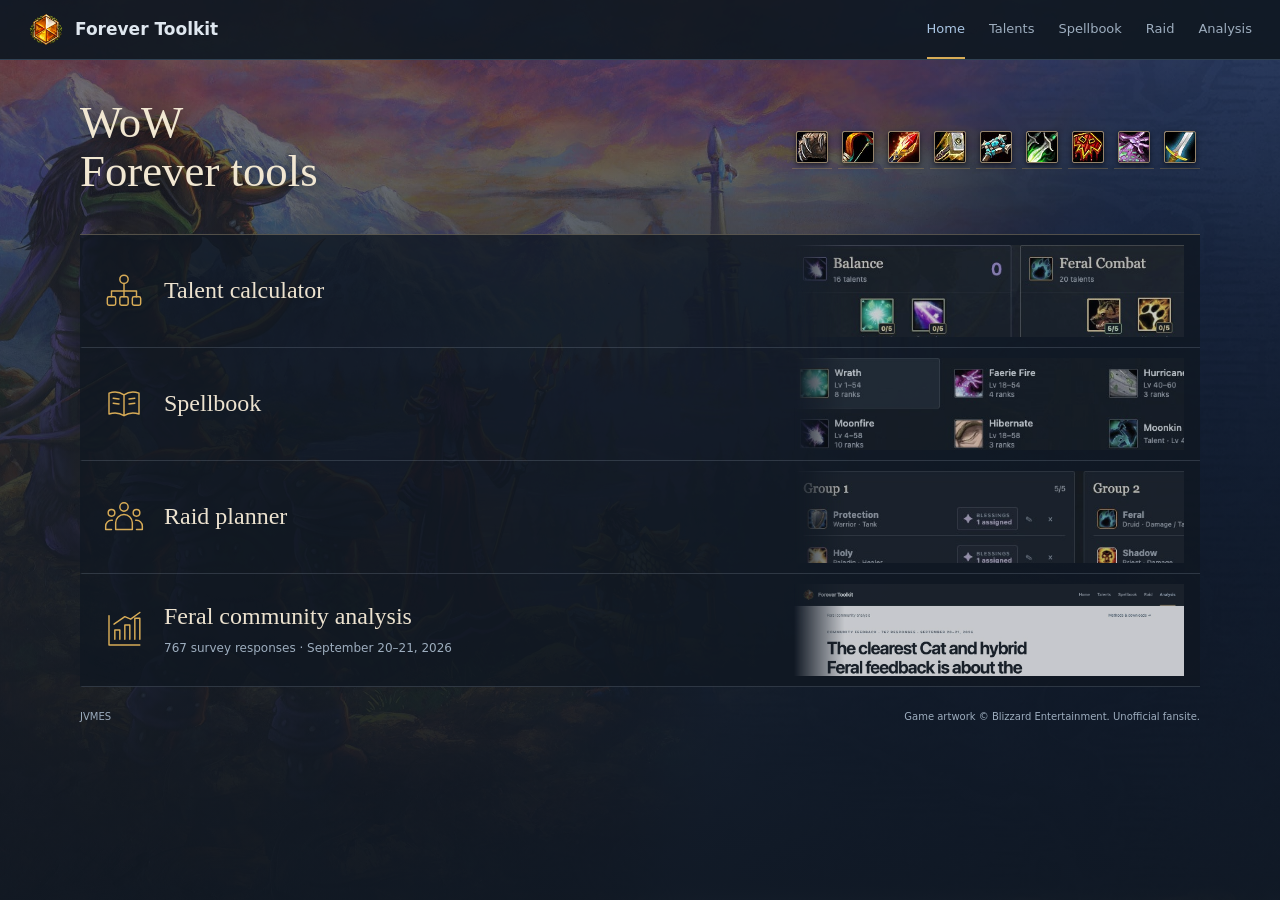
<file: index.html>
<!doctype html>
<html lang="en">
<head>
  <meta charset="utf-8">
  <meta name="viewport" content="width=device-width,initial-scale=1">
  <title>Forever Toolkit</title>
  <meta name="theme-color" content="#11161e">
  <link rel="icon" type="image/png" href="toolkit-logo.png">
  <link rel="stylesheet" href="home.css">
  <link rel="stylesheet" href="site-brand.css">
  <script src="home.js"></script>
  <link rel="canonical" href="https://jvmes-wow.github.io/forever-toolkit/">
  <meta name="description" content="Talent builds, spells, raids, and community research for WoW Forever. Tools for all nine classes.">
  <meta property="og:type" content="website">
  <meta property="og:site_name" content="Forever Toolkit">
  <meta property="og:title" content="Forever Toolkit">
  <meta property="og:description" content="Talent builds, spells, raids, and community research for WoW Forever. Tools for all nine classes.">
  <meta property="og:url" content="https://jvmes-wow.github.io/forever-toolkit/">
  <meta property="og:image" content="https://jvmes-wow.github.io/forever-toolkit/toolkit-og.png?v=20261009-public-tools">
  <meta property="og:image:secure_url" content="https://jvmes-wow.github.io/forever-toolkit/toolkit-og.png?v=20261009-public-tools">
  <meta property="og:image:type" content="image/png">
  <meta property="og:image:width" content="1200">
  <meta property="og:image:height" content="630">
  <meta property="og:image:alt" content="Forever Toolkit with matching gold symbols and previews for talents, spells, raids, and research.">
  <meta name="twitter:card" content="summary_large_image">
  <meta name="twitter:title" content="Forever Toolkit">
  <meta name="twitter:description" content="Talent builds, spells, raids, and community research for WoW Forever. Tools for all nine classes.">
  <meta name="twitter:image" content="https://jvmes-wow.github.io/forever-toolkit/toolkit-og.png?v=20261009-public-tools">
  <meta name="twitter:image:alt" content="Forever Toolkit with matching gold symbols and previews for talents, spells, raids, and research.">
</head>
<body class="toolkit-page toolkit-home">
  <a class="skip-link" href="#main">Skip to content</a>
  <header class="topbar toolkit-header">
    <a class="brand toolkit-brand" href="./" aria-label="Forever Toolkit home"><img src="toolkit-logo.png" width="40" height="40" alt=""><strong>Forever Toolkit</strong></a>
    <nav class="toolkit-nav" aria-label="Main navigation"><a href="./" aria-current="page">Home</a><a href="talents.html">Talents</a><a href="abilities.html">Spellbook</a><a href="raid.html">Raid</a><a href="analysis/">Analysis</a></nav>
  </header>
  <main id="main">
    <div class="home-heading">
      <h1>WoW Forever tools</h1>
      <nav class="home-classes" aria-label="Talent calculators by class">
        <a href="talents.html?class=druid" title="Druid talents"><img src="class-icons/druid.jpg" width="32" height="32" alt="Druid"></a>
        <a href="talents.html?class=hunter" title="Hunter talents"><img src="class-icons/hunter.jpg" width="32" height="32" alt="Hunter"></a>
        <a href="talents.html?class=mage" title="Mage talents"><img src="class-icons/mage.jpg" width="32" height="32" alt="Mage"></a>
        <a href="talents.html?class=paladin" title="Paladin talents"><img src="class-icons/paladin.jpg" width="32" height="32" alt="Paladin"></a>
        <a href="talents.html?class=priest" title="Priest talents"><img src="class-icons/priest.jpg" width="32" height="32" alt="Priest"></a>
        <a href="talents.html?class=rogue" title="Rogue talents"><img src="class-icons/rogue.jpg" width="32" height="32" alt="Rogue"></a>
        <a href="talents.html?class=shaman" title="Shaman talents"><img src="class-icons/shaman.jpg" width="32" height="32" alt="Shaman"></a>
        <a href="talents.html?class=warlock" title="Warlock talents"><img src="class-icons/warlock.jpg" width="32" height="32" alt="Warlock"></a>
        <a href="talents.html?class=warrior" title="Warrior talents"><img src="class-icons/warrior.jpg" width="32" height="32" alt="Warrior"></a>
      </nav>
    </div>
    <div class="tool-grid">
      <a class="tool-card" href="talents.html" aria-labelledby="talents-title">
        <div class="tool-caption"><svg class="tool-symbol" data-symbol="talents" viewBox="0 0 48 48" aria-hidden="true" focusable="false"><circle cx="24" cy="10" r="5"/><path d="M24 15v9M9 31v-7h30v7M24 24v7"/><rect x="4" y="31" width="10" height="10" rx="2"/><rect x="19" y="31" width="10" height="10" rx="2"/><rect x="34" y="31" width="10" height="10" rx="2"/></svg><div><h2 id="talents-title">Talent calculator</h2></div></div>
        <img class="tool-snapshot" src="talents-preview.jpg" width="540" height="280" alt="Detail of Druid talent trees and rank counters." fetchpriority="high" decoding="async">
      </a>
      <a class="tool-card" href="abilities.html" aria-labelledby="abilities-title">
        <div class="tool-caption"><svg class="tool-symbol" data-symbol="spellbook" viewBox="0 0 48 48" aria-hidden="true" focusable="false"><path d="M24 13C18 9 12 9 6 11v25c6-2 12-2 18 2 6-4 12-4 18-2V11c-6-2-12-2-18 2Zm0 0v25M11 17l7 1M11 23l7 1M30 18l7-1M30 24l7-1"/></svg><div><h2 id="abilities-title">Spellbook</h2></div></div>
        <img class="tool-snapshot" src="abilities-preview.jpg" width="540" height="280" alt="Druid spell grid with specialization tabs and spell ranks." loading="lazy" decoding="async">
      </a>
      <a class="tool-card" href="raid.html" aria-labelledby="raid-title">
        <div class="tool-caption"><svg class="tool-symbol" data-symbol="raid" viewBox="0 0 48 48" aria-hidden="true" focusable="false"><circle cx="24" cy="12" r="5"/><circle cx="9" cy="19" r="4"/><circle cx="39" cy="19" r="4"/><path d="M14 39V31a10 10 0 0 1 20 0v8ZM10 28H9a7 7 0 0 0-7 7v4h7M38 28h1a7 7 0 0 1 7 7v4h-7"/></svg><div><h2 id="raid-title">Raid planner</h2></div></div>
        <img class="tool-snapshot" src="raid-preview.jpg" width="540" height="280" alt="Detail of a mixed-class raid roster arranged into five-player groups." loading="lazy" decoding="async">
      </a>
      <a class="tool-card" href="analysis/" aria-labelledby="analysis-title" aria-describedby="analysis-description">
        <div class="tool-caption"><svg class="tool-symbol" data-symbol="analysis" viewBox="0 0 48 48" aria-hidden="true" focusable="false"><path d="M6 7v35h37M13 35V24h6v11M25 35V18h6v17M37 35V10h6v25M12 17l13-9 7 3 11-8"/></svg><div><h2 id="analysis-title">Feral community analysis</h2><p id="analysis-description">767 survey responses · September 20–21, 2026</p></div></div>
        <img class="tool-snapshot" src="analysis-preview.jpg" width="1280" height="720" alt="The light-background Feral community report, with its scope and links to methods." loading="lazy" decoding="async">
      </a>
    </div>
  </main>
  <footer class="page-foot"><span>JVMES</span><span>Game artwork © Blizzard Entertainment. Unofficial fansite.</span></footer>
</body>
</html>
</file>
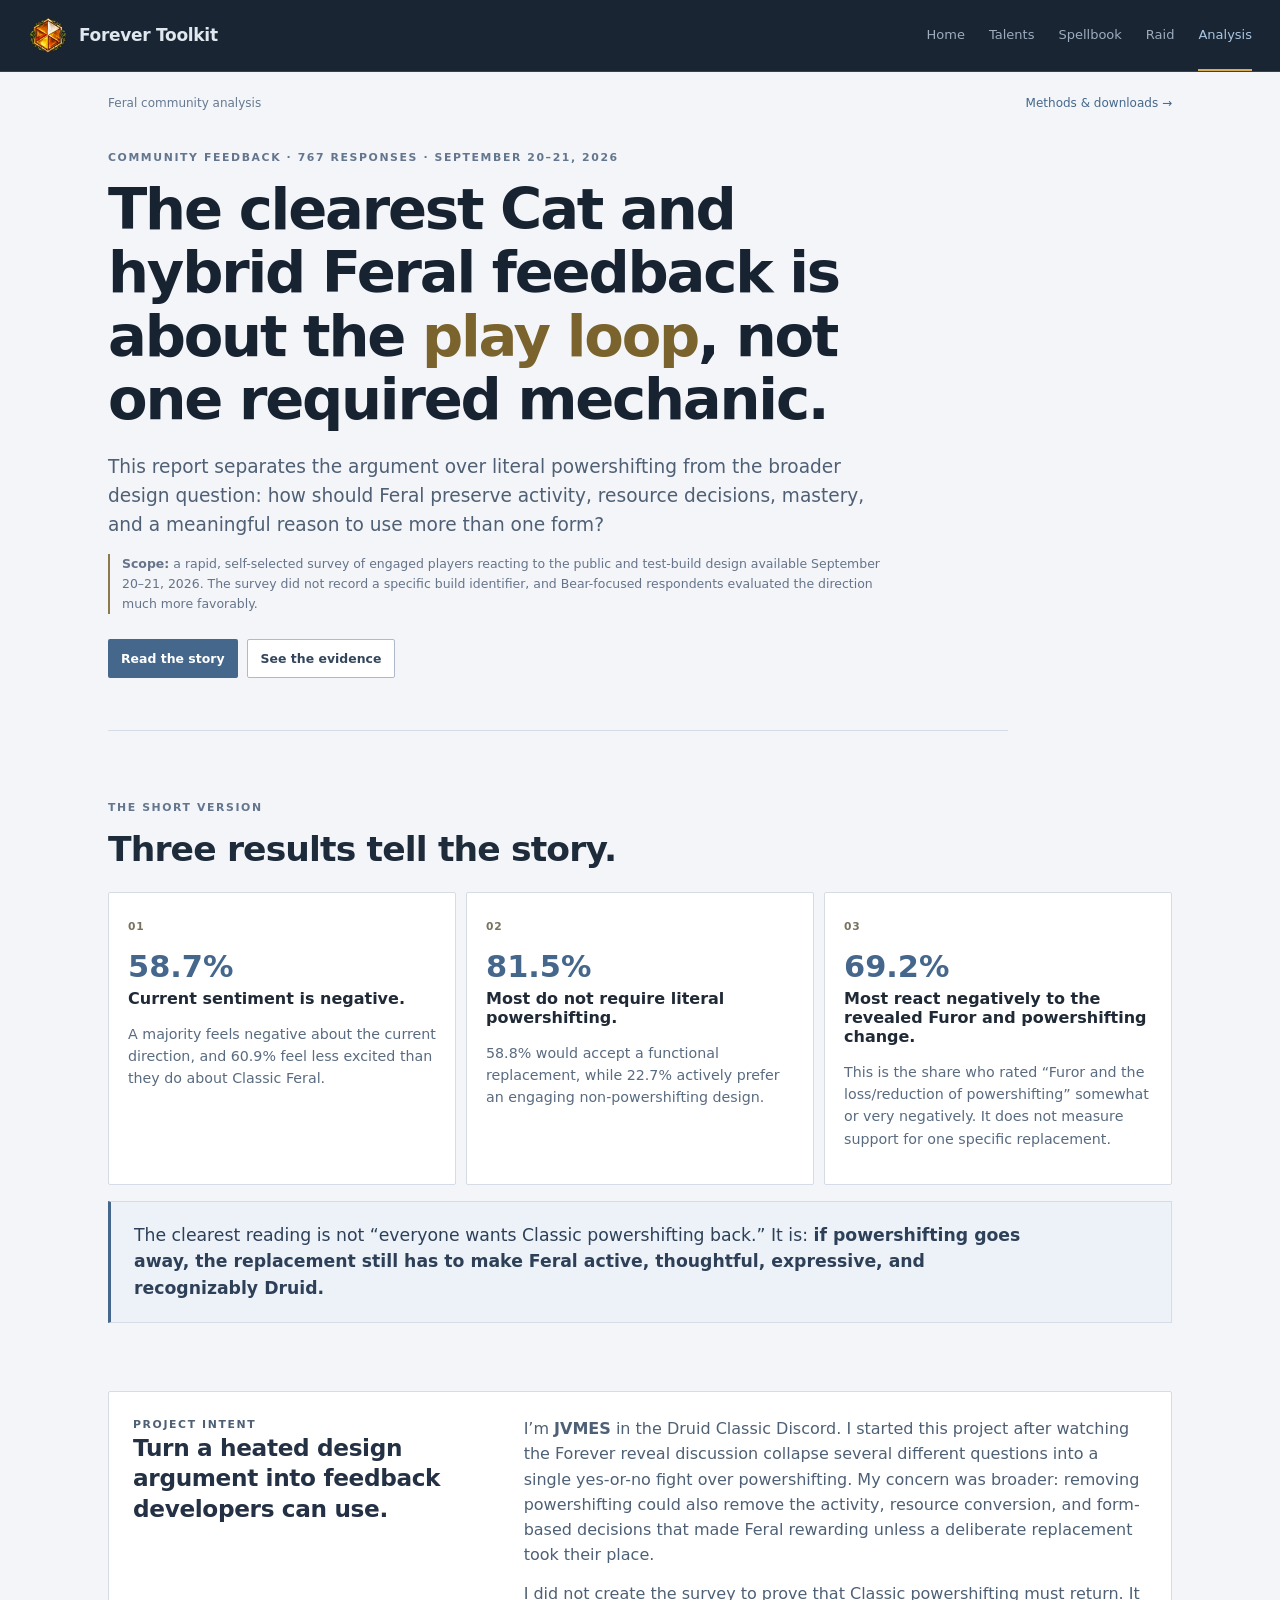
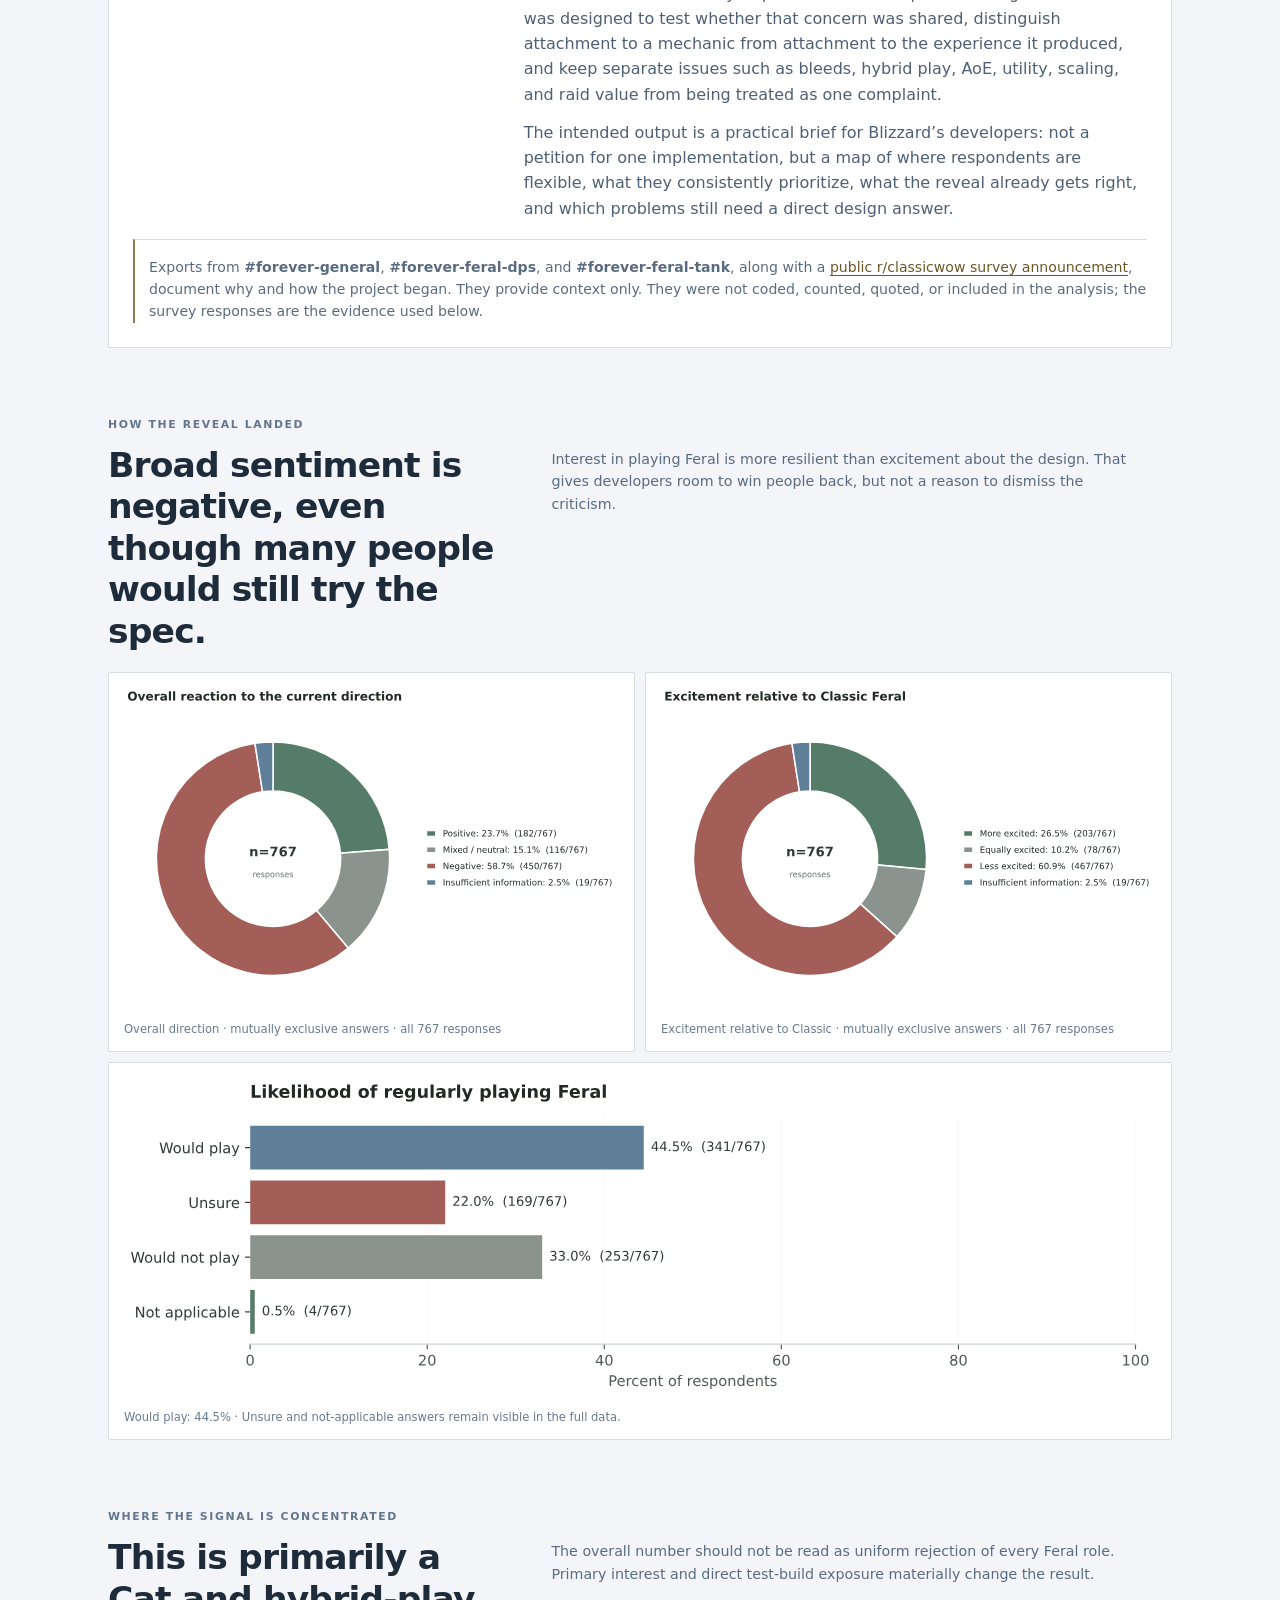
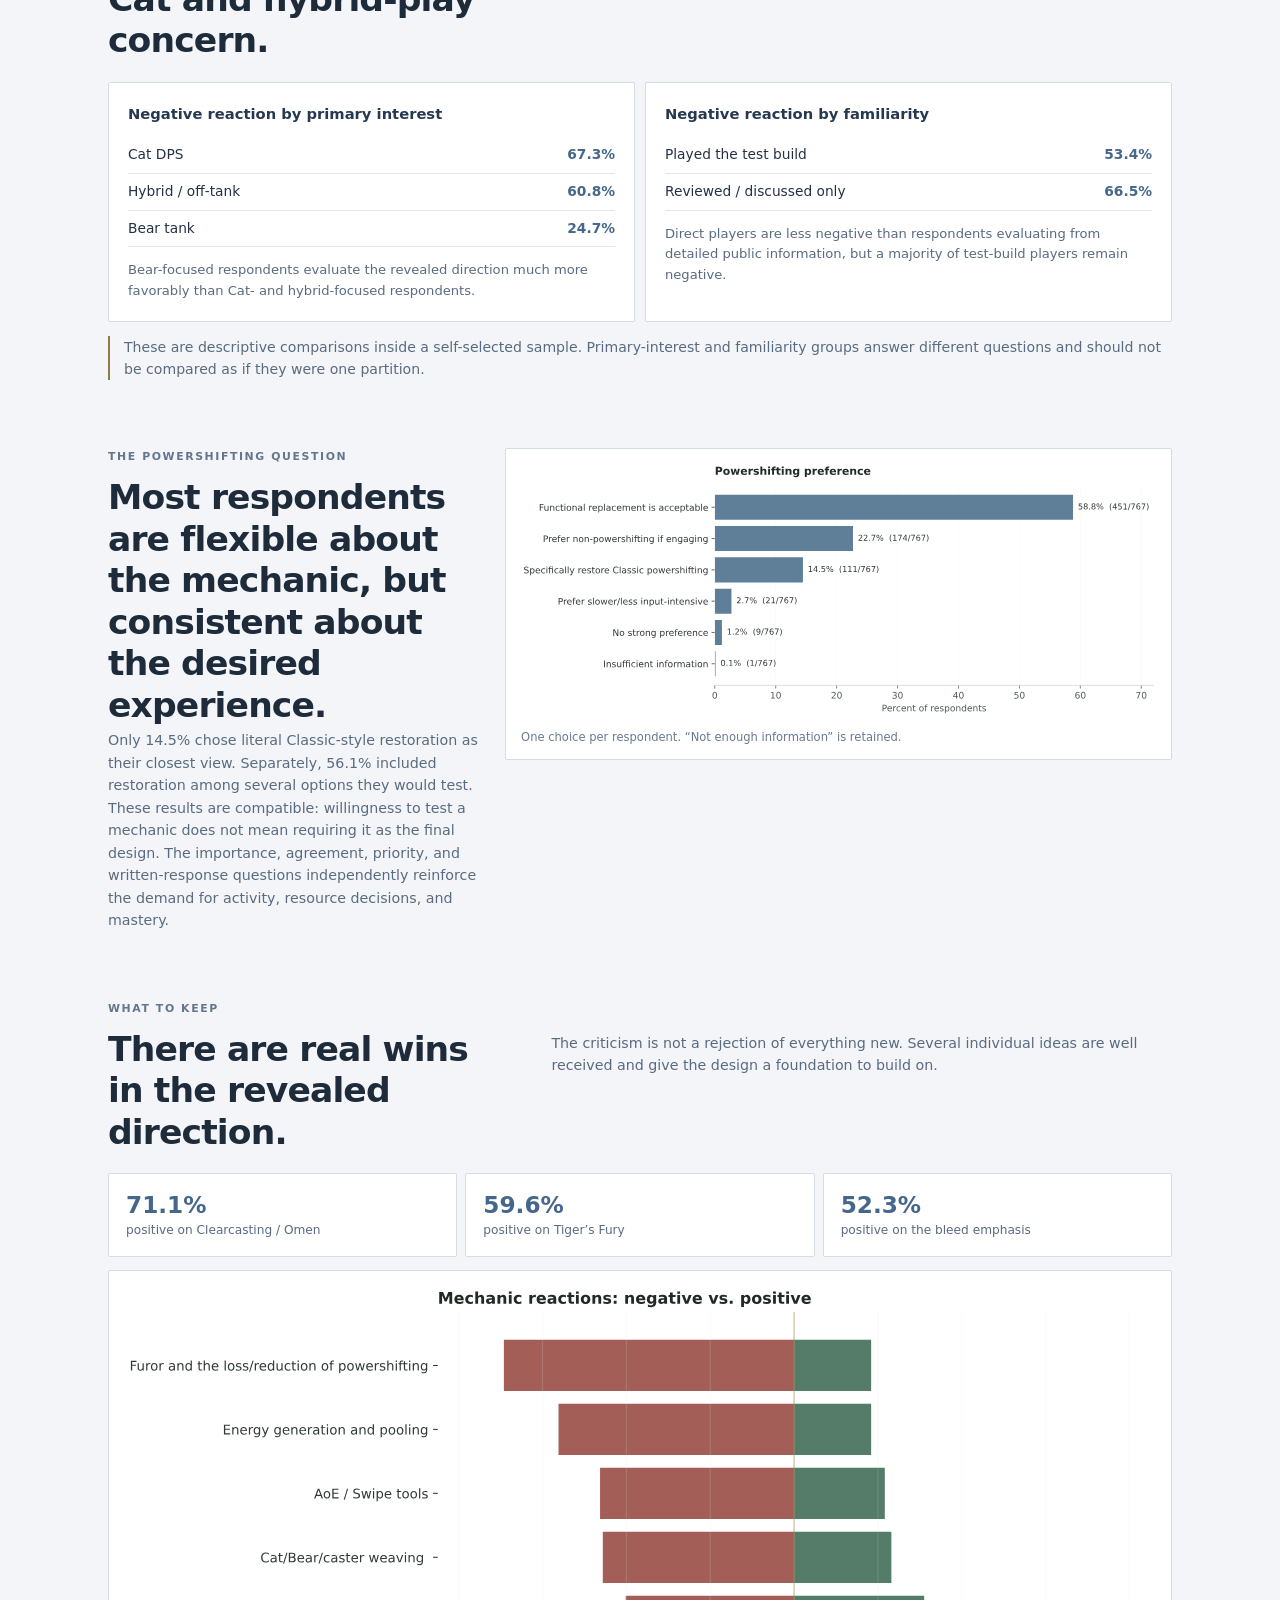
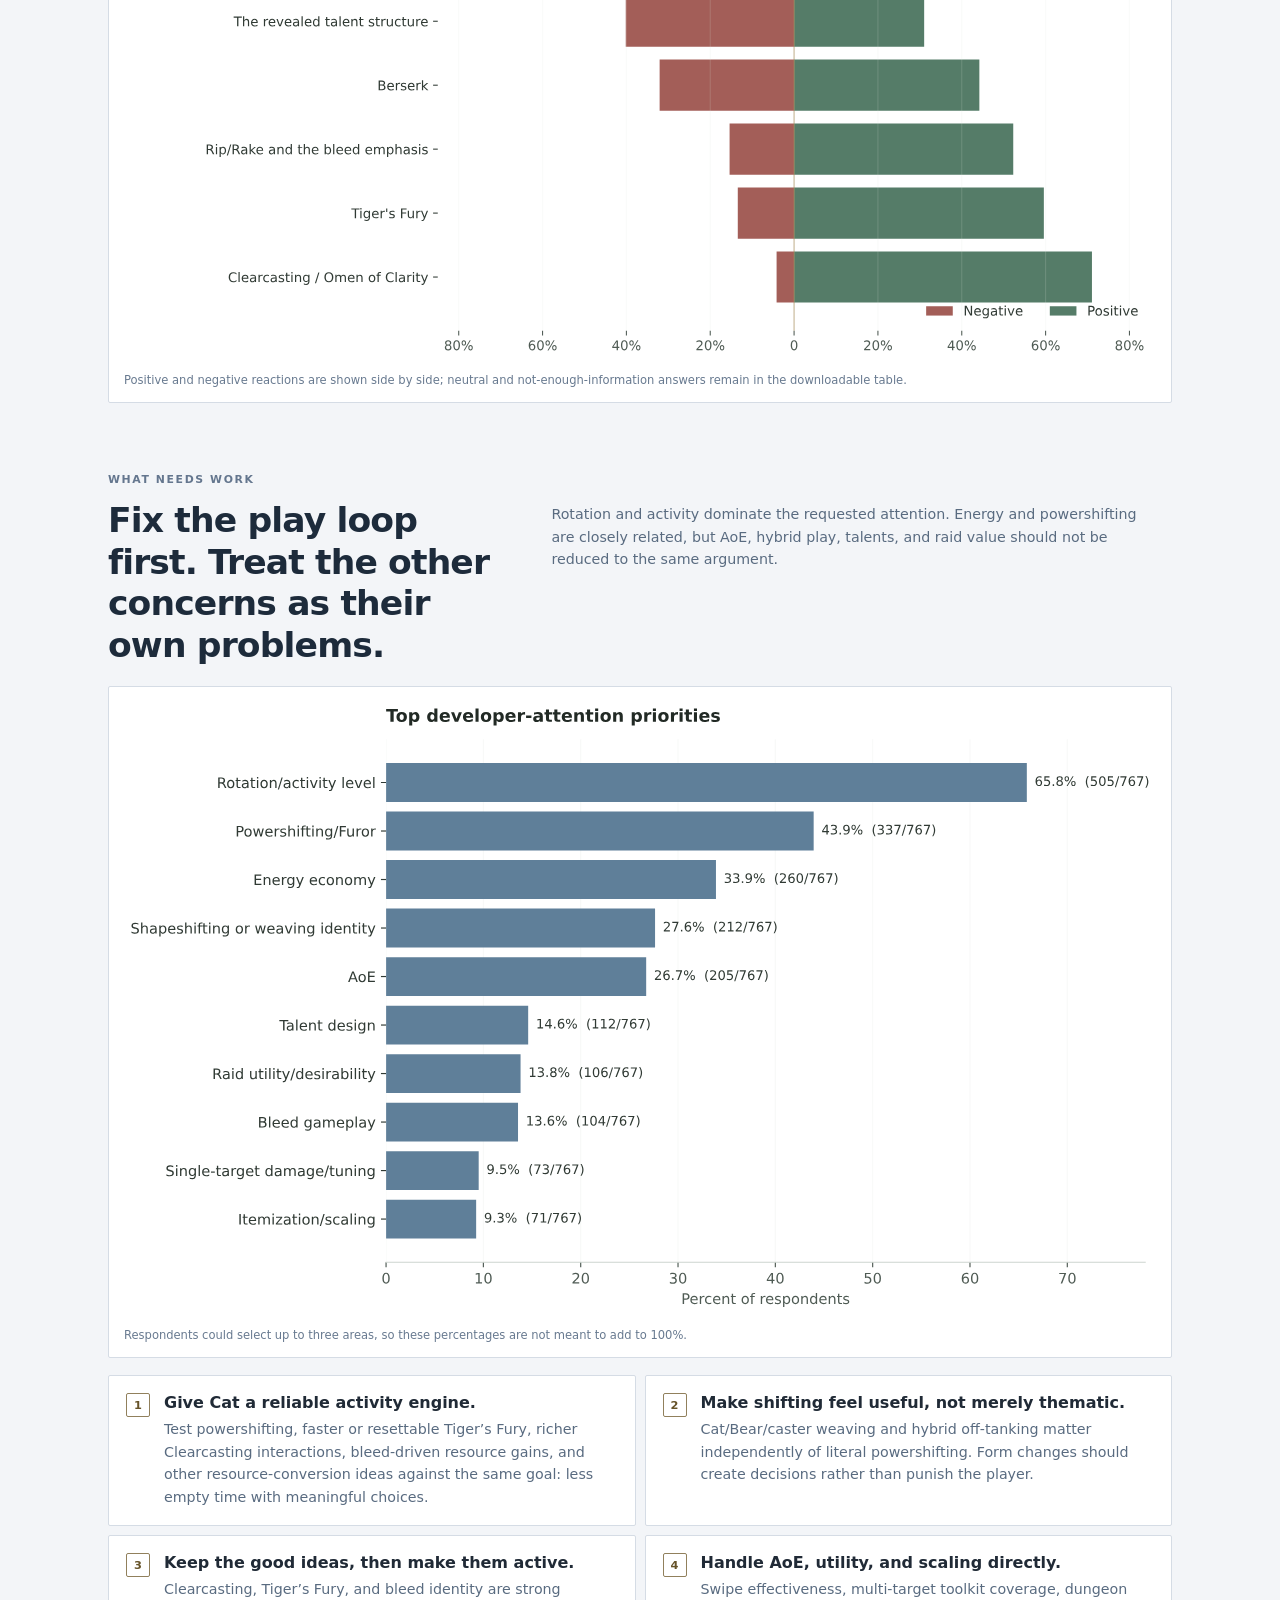
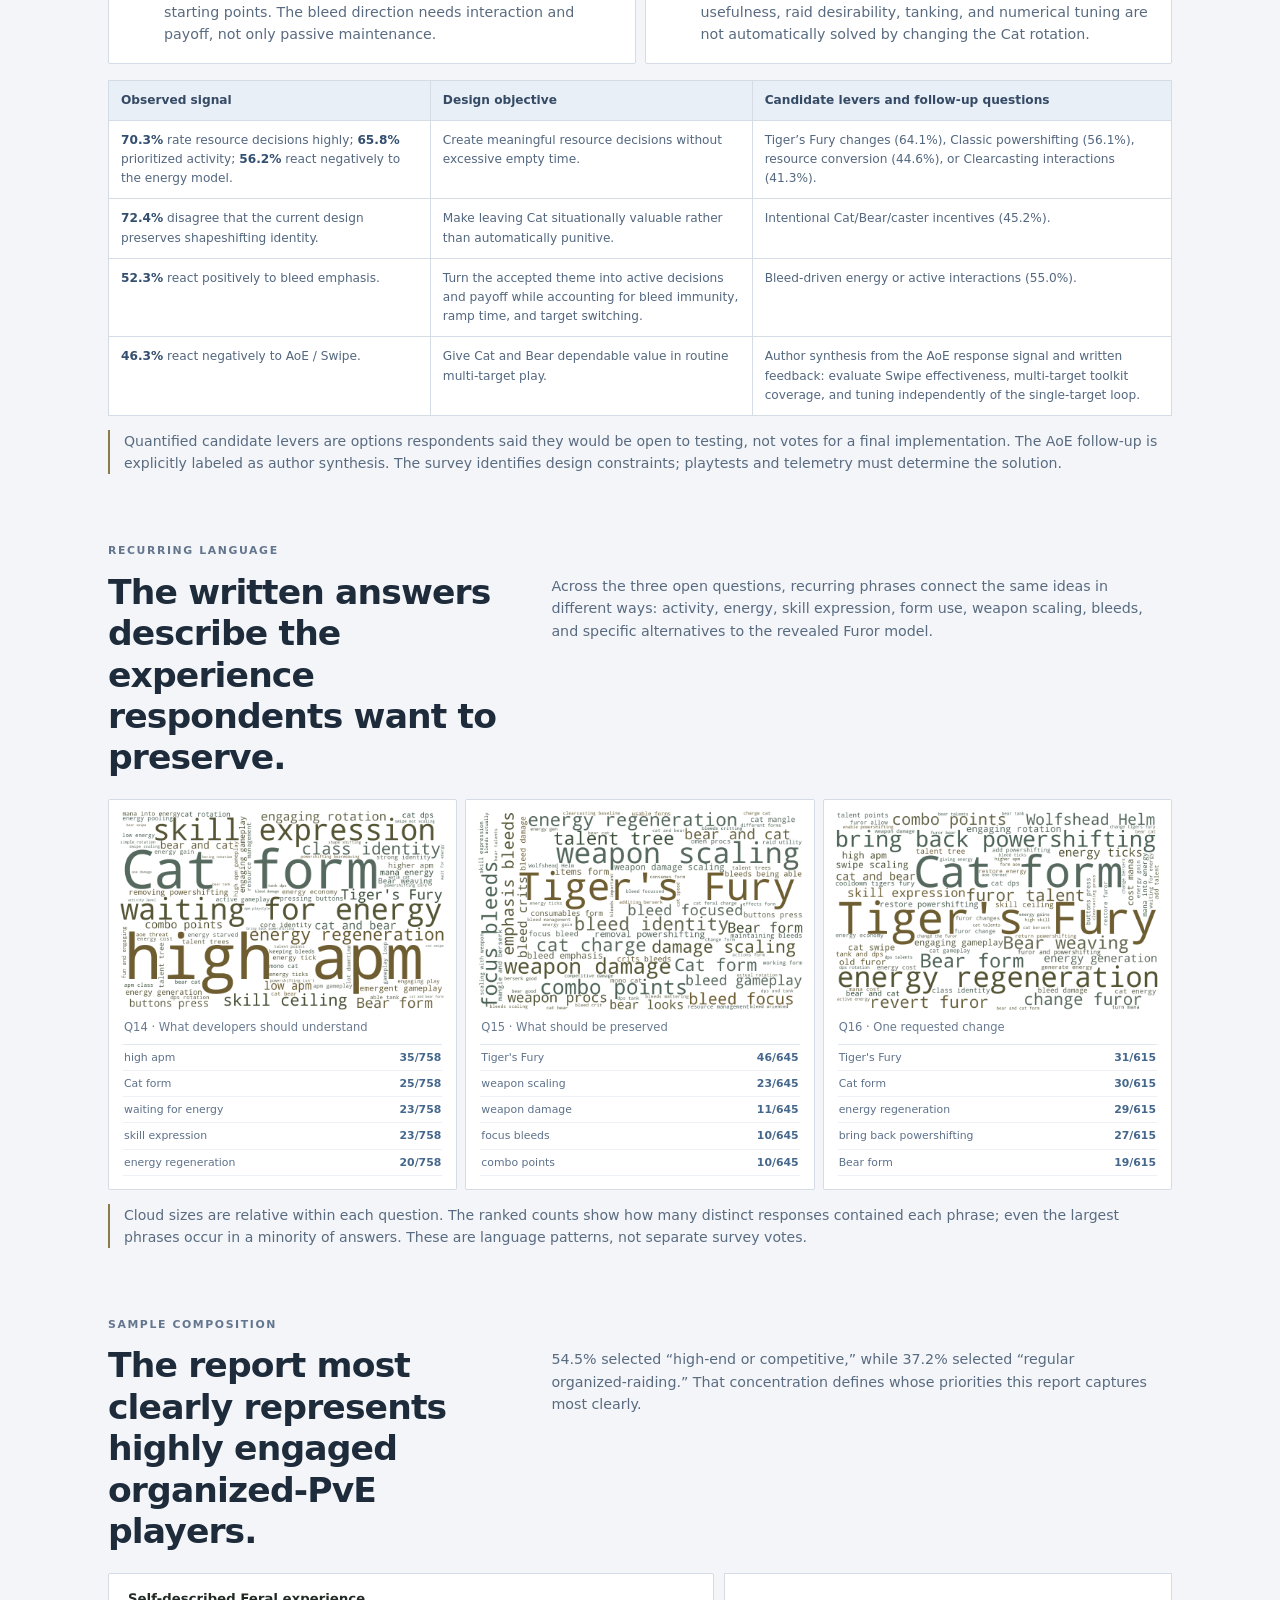
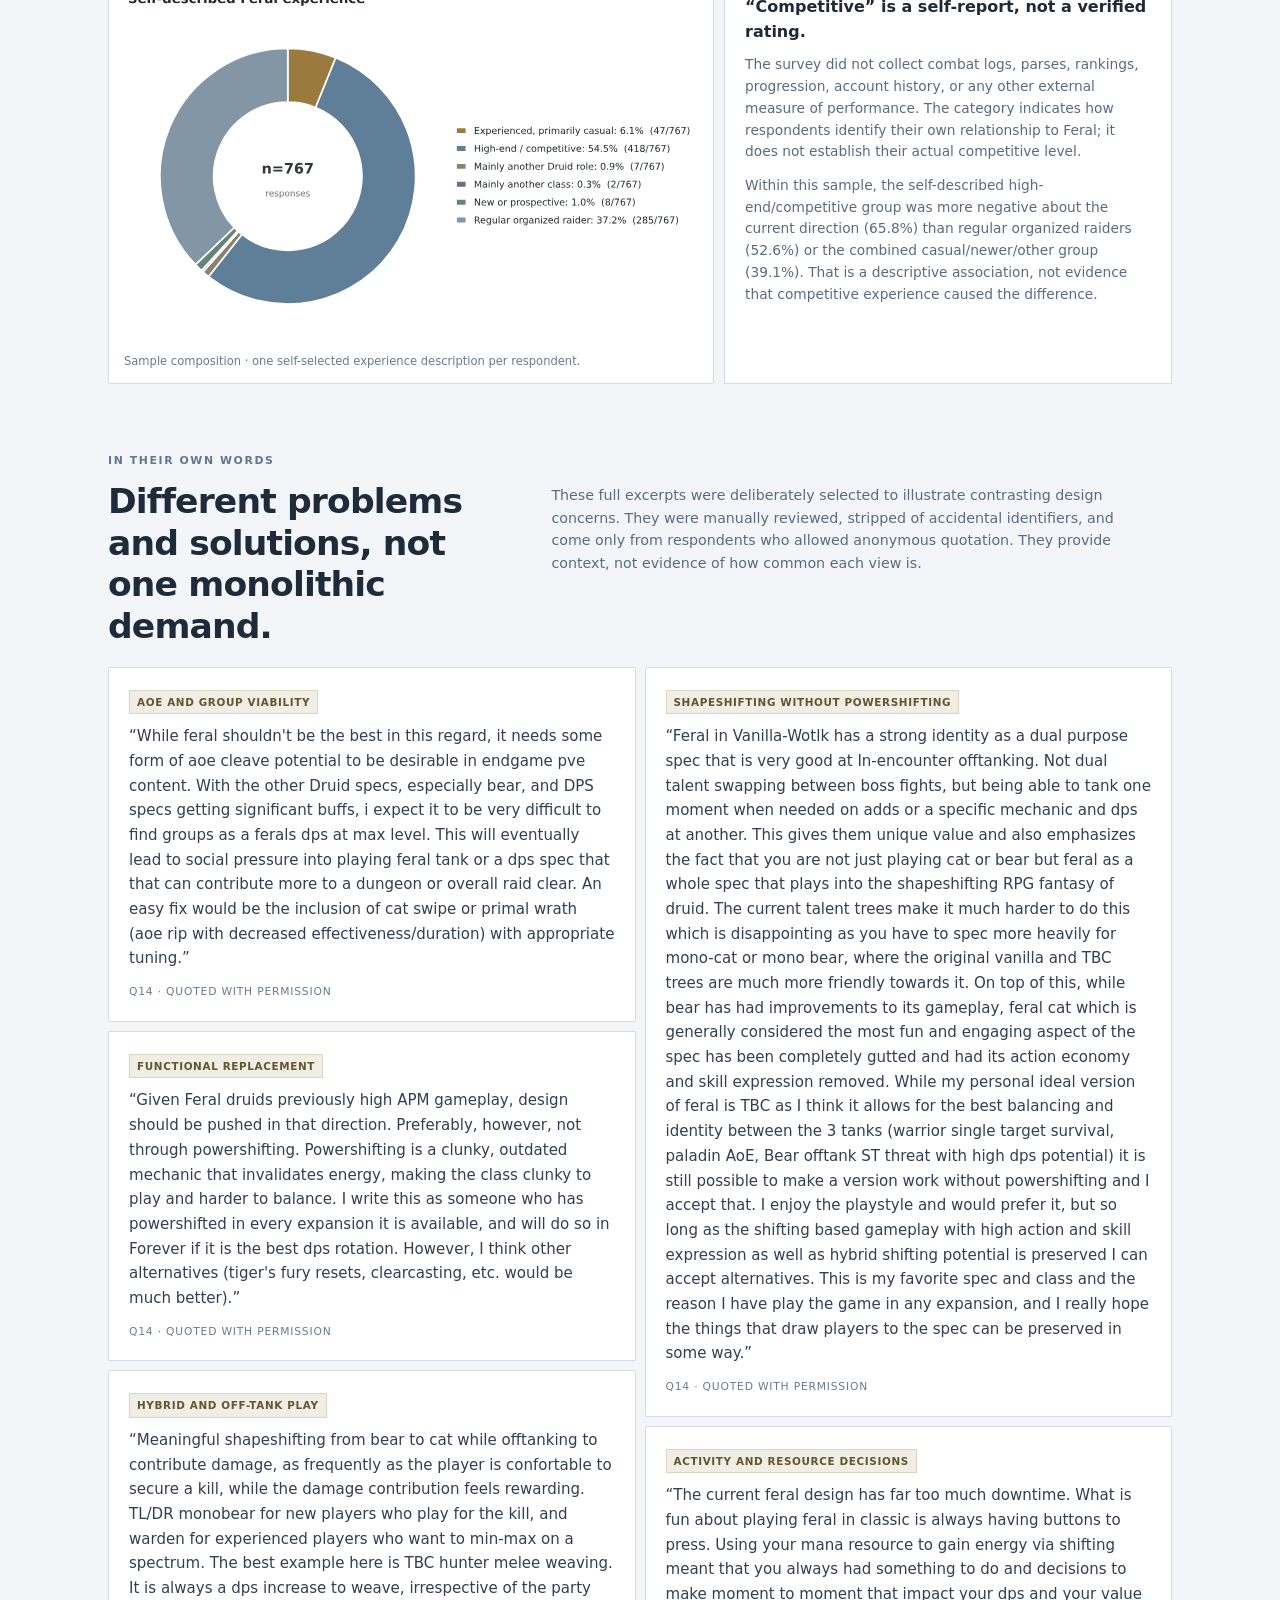
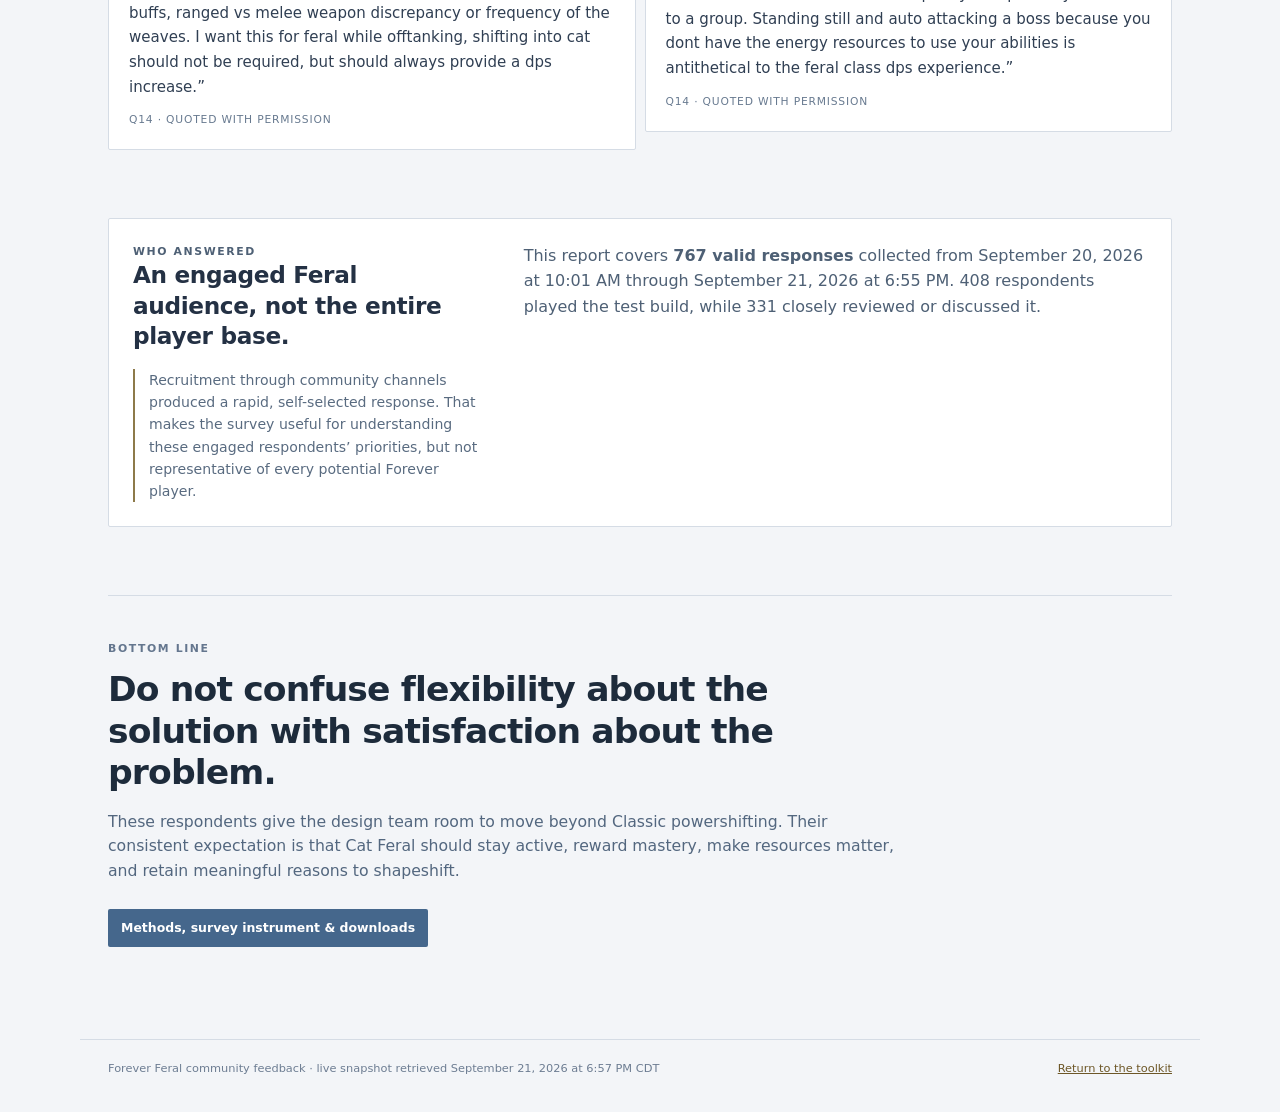
<file: analysis/index.html>
<!doctype html>
<html lang="en">
<head>
  <meta charset="utf-8">
  <meta name="viewport" content="width=device-width,initial-scale=1">
  <title>Feral Community Analysis · Forever Toolkit</title>
  <link rel="stylesheet" href="report.css">
  <link rel="stylesheet" href="../site-brand.css">
  <link rel="icon" type="image/png" href="../toolkit-logo.png">
  <link rel="canonical" href="https://jvmes-wow.github.io/forever-toolkit/analysis/">
  <meta name="description" content="Analysis of 767 WoW Forever Feral survey responses collected September 20–21, 2026. Player priorities, gameplay feedback, and published methods.">
  <meta property="og:type" content="article">
  <meta property="og:site_name" content="Forever Toolkit">
  <meta property="og:title" content="Feral Community Analysis · Forever Toolkit">
  <meta property="og:description" content="Analysis of 767 WoW Forever Feral survey responses collected September 20–21, 2026. Player priorities, gameplay feedback, and published methods.">
  <meta property="og:url" content="https://jvmes-wow.github.io/forever-toolkit/analysis/">
  <meta property="og:image" content="https://jvmes-wow.github.io/forever-toolkit/analysis/og-report.png?v=20261007-hyjal">
  <meta property="og:image:secure_url" content="https://jvmes-wow.github.io/forever-toolkit/analysis/og-report.png?v=20261007-hyjal">
  <meta property="og:image:type" content="image/png">
  <meta property="og:image:width" content="1200">
  <meta property="og:image:height" content="630">
  <meta property="og:image:alt" content="Forever Toolkit Feral community analysis: 767 responses, player priorities, design feedback, and methods. This survey concerns Feral players, not all classes.">
  <meta name="twitter:card" content="summary_large_image">
  <meta name="twitter:title" content="Feral Community Analysis · Forever Toolkit">
  <meta name="twitter:description" content="Analysis of 767 WoW Forever Feral survey responses collected September 20–21, 2026. Player priorities, gameplay feedback, and published methods.">
  <meta name="twitter:image" content="https://jvmes-wow.github.io/forever-toolkit/analysis/og-report.png?v=20261007-hyjal">
  <meta name="twitter:image:alt" content="Forever Toolkit Feral community analysis: 767 responses, player priorities, design feedback, and methods. This survey concerns Feral players, not all classes.">
</head>
<body class="toolkit-research">
<header class="topbar toolkit-header">
  <a class="brand toolkit-brand" href="../" aria-label="Forever Toolkit home"><img src="../toolkit-logo.png" width="38" height="38" alt=""><strong>Forever Toolkit</strong></a>
  <nav class="toolkit-nav" aria-label="Main navigation"><a href="../">Home</a><a href="../talents.html">Talents</a><a href="../abilities.html">Spellbook</a><a href="../raid.html">Raid</a><a class="active" href="./" aria-current="page">Analysis</a></nav>

</header>
<main>
  <div class="research-tools"><span>Feral community analysis</span><a href="methodology.html">Methods &amp; downloads →</a></div>
  <section class="hero">
    <p class="eyebrow">COMMUNITY FEEDBACK · 767 RESPONSES · SEPTEMBER 20–21, 2026</p>
    <h1>The clearest Cat and hybrid Feral feedback is about the <em>play loop</em>, not one required mechanic.</h1>
    <p class="deck">This report separates the argument over literal powershifting from the broader design question: how should Feral preserve activity, resource decisions, mastery, and a meaningful reason to use more than one form?</p>
    <p class="hero-scope"><strong>Scope:</strong> a rapid, self-selected survey of engaged players reacting to the public and test-build design available September 20–21, 2026. The survey did not record a specific build identifier, and Bear-focused respondents evaluated the direction much more favorably.</p>
    <div class="hero-actions"><a class="button" href="#story">Read the story</a><a class="ghost-button" href="methodology.html">See the evidence</a></div>
  </section>

  <section id="story" class="story-section">
    <p class="eyebrow">THE SHORT VERSION</p>
    <h2>Three results tell the story.</h2>
    <div class="story-grid">
      <article class="story-card"><span>01</span><strong>58.7%</strong><h3>Current sentiment is negative.</h3><p>A majority feels negative about the current direction, and 60.9% feel less excited than they do about Classic Feral.</p></article>
      <article class="story-card"><span>02</span><strong>81.5%</strong><h3>Most do not require literal powershifting.</h3><p>58.8% would accept a functional replacement, while 22.7% actively prefer an engaging non-powershifting design.</p></article>
      <article class="story-card"><span>03</span><strong>69.2%</strong><h3>Most react negatively to the revealed Furor and powershifting change.</h3><p>This is the share who rated “Furor and the loss/reduction of powershifting” somewhat or very negatively. It does not measure support for one specific replacement.</p></article>
    </div>
    <div class="thesis"><p>The clearest reading is not “everyone wants Classic powershifting back.” It is: <strong>if powershifting goes away, the replacement still has to make Feral active, thoughtful, expressive, and recognizably Druid.</strong></p></div>
  </section>

  <section class="origin panel" aria-labelledby="origin-title">
    <div><p class="eyebrow">PROJECT INTENT</p><h2 id="origin-title">Turn a heated design argument into feedback developers can use.</h2></div>
    <div class="origin-copy">
      <p>I’m <strong>JVMES</strong> in the Druid Classic Discord. I started this project after watching the Forever reveal discussion collapse several different questions into a single yes-or-no fight over powershifting. My concern was broader: removing powershifting could also remove the activity, resource conversion, and form-based decisions that made Feral rewarding unless a deliberate replacement took their place.</p>
      <p>I did not create the survey to prove that Classic powershifting must return. It was designed to test whether that concern was shared, distinguish attachment to a mechanic from attachment to the experience it produced, and keep separate issues such as bleeds, hybrid play, AoE, utility, scaling, and raid value from being treated as one complaint.</p>
      <p>The intended output is a practical brief for Blizzard’s developers: not a petition for one implementation, but a map of where respondents are flexible, what they consistently prioritize, what the reveal already gets right, and which problems still need a direct design answer.</p>
    </div>
    <p class="context-note">Exports from <strong>#forever-general</strong>, <strong>#forever-feral-dps</strong>, and <strong>#forever-feral-tank</strong>, along with a <a href="https://www.reddit.com/r/classicwow/comments/1wljuy6/">public r/classicwow survey announcement</a>, document why and how the project began. They provide context only. They were not coded, counted, quoted, or included in the analysis; the survey responses are the evidence used below.</p>
  </section>

  <section class="chart-section">
    <div class="section-copy"><p class="eyebrow">HOW THE REVEAL LANDED</p><h2>Broad sentiment is negative, even though many people would still try the spec.</h2><p>Interest in playing Feral is more resilient than excitement about the design. That gives developers room to win people back, but not a reason to dismiss the criticism.</p></div>
    <div class="chart-grid">
      <figure><img src="figures/overall-direction.svg" alt="Donut chart showing the share of positive, mixed or neutral, negative, and insufficient-information reactions to the current Forever Feral direction."><figcaption>Overall direction · mutually exclusive answers · all 767 responses</figcaption></figure>
      <figure><img src="figures/excitement.svg" alt="Donut chart showing whether respondents are more, equally, or less excited than about Classic Feral, including insufficient information."><figcaption>Excitement relative to Classic · mutually exclusive answers · all 767 responses</figcaption></figure>
    </div>
    <figure class="wide-chart"><img src="figures/likelihood-to-play.svg" alt="Bar chart showing likelihood to main or regularly play Feral."><figcaption>Would play: 44.5% · Unsure and not-applicable answers remain visible in the full data.</figcaption></figure>
  </section>

  <section class="signal-section">
    <div class="section-copy"><p class="eyebrow">WHERE THE SIGNAL IS CONCENTRATED</p><h2>This is primarily a Cat and hybrid-play concern.</h2><p>The overall number should not be read as uniform rejection of every Feral role. Primary interest and direct test-build exposure materially change the result.</p></div>
    <div class="signal-grid">
      <article><h3>Negative reaction by primary interest</h3><div class="signal-row"><span>Cat DPS</span><strong>67.3%</strong></div><div class="signal-row"><span>Hybrid / off-tank</span><strong>60.8%</strong></div><div class="signal-row"><span>Bear tank</span><strong>24.7%</strong></div><p>Bear-focused respondents evaluate the revealed direction much more favorably than Cat- and hybrid-focused respondents.</p></article>
      <article><h3>Negative reaction by familiarity</h3><div class="signal-row"><span>Played the test build</span><strong>53.4%</strong></div><div class="signal-row"><span>Reviewed / discussed only</span><strong>66.5%</strong></div><p>Direct players are less negative than respondents evaluating from detailed public information, but a majority of test-build players remain negative.</p></article>
    </div>
    <p class="context-note">These are descriptive comparisons inside a self-selected sample. Primary-interest and familiarity groups answer different questions and should not be compared as if they were one partition.</p>
  </section>

  <section class="split-section">
    <div class="section-copy"><p class="eyebrow">THE POWERSHIFTING QUESTION</p><h2>Most respondents are flexible about the mechanic, but consistent about the desired experience.</h2><p>Only 14.5% chose literal Classic-style restoration as their closest view. Separately, 56.1% included restoration among several options they would test. These results are compatible: willingness to test a mechanic does not mean requiring it as the final design. The importance, agreement, priority, and written-response questions independently reinforce the demand for activity, resource decisions, and mastery.</p></div>
    <figure><img src="figures/powershifting-preference.svg" alt="Bar chart comparing six views of powershifting and possible replacements."><figcaption>One choice per respondent. “Not enough information” is retained.</figcaption></figure>
  </section>

  <section class="mechanics-section">
    <div class="section-copy"><p class="eyebrow">WHAT TO KEEP</p><h2>There are real wins in the revealed direction.</h2><p>The criticism is not a rejection of everything new. Several individual ideas are well received and give the design a foundation to build on.</p></div>
    <div class="keep-grid">
      <article><strong>71.1%</strong><span>positive on Clearcasting / Omen</span></article>
      <article><strong>59.6%</strong><span>positive on Tiger’s Fury</span></article>
      <article><strong>52.3%</strong><span>positive on the bleed emphasis</span></article>
    </div>
    <figure class="wide-chart"><img src="figures/mechanic-reactions.svg" alt="Two-sided chart comparing positive and negative reactions to individual mechanics."><figcaption>Positive and negative reactions are shown side by side; neutral and not-enough-information answers remain in the downloadable table.</figcaption></figure>
  </section>

  <section class="priority-section">
    <div class="section-copy"><p class="eyebrow">WHAT NEEDS WORK</p><h2>Fix the play loop first. Treat the other concerns as their own problems.</h2><p>Rotation and activity dominate the requested attention. Energy and powershifting are closely related, but AoE, hybrid play, talents, and raid value should not be reduced to the same argument.</p></div>
    <figure><img src="figures/developer-attention.svg" alt="Bar chart of the most-selected areas needing developer attention."><figcaption>Respondents could select up to three areas, so these percentages are not meant to add to 100%.</figcaption></figure>
    <div class="recommendations">
      <article><b>1</b><div><h3>Give Cat a reliable activity engine.</h3><p>Test powershifting, faster or resettable Tiger’s Fury, richer Clearcasting interactions, bleed-driven resource gains, and other resource-conversion ideas against the same goal: less empty time with meaningful choices.</p></div></article>
      <article><b>2</b><div><h3>Make shifting feel useful, not merely thematic.</h3><p>Cat/Bear/caster weaving and hybrid off-tanking matter independently of literal powershifting. Form changes should create decisions rather than punish the player.</p></div></article>
      <article><b>3</b><div><h3>Keep the good ideas, then make them active.</h3><p>Clearcasting, Tiger’s Fury, and bleed identity are strong starting points. The bleed direction needs interaction and payoff, not only passive maintenance.</p></div></article>
      <article><b>4</b><div><h3>Handle AoE, utility, and scaling directly.</h3><p>Swipe effectiveness, multi-target toolkit coverage, dungeon usefulness, raid desirability, tanking, and numerical tuning are not automatically solved by changing the Cat rotation.</p></div></article>
    </div>
    <div class="brief-table" aria-label="Developer design brief">
      <div class="brief-head"><span>Observed signal</span><span>Design objective</span><span>Candidate levers and follow-up questions</span></div>
      <div class="brief-row"><p><strong>70.3%</strong> rate resource decisions highly; <strong>65.8%</strong> prioritized activity; <strong>56.2%</strong> react negatively to the energy model.</p><p>Create meaningful resource decisions without excessive empty time.</p><p>Tiger’s Fury changes (64.1%), Classic powershifting (56.1%), resource conversion (44.6%), or Clearcasting interactions (41.3%).</p></div>
      <div class="brief-row"><p><strong>72.4%</strong> disagree that the current design preserves shapeshifting identity.</p><p>Make leaving Cat situationally valuable rather than automatically punitive.</p><p>Intentional Cat/Bear/caster incentives (45.2%).</p></div>
      <div class="brief-row"><p><strong>52.3%</strong> react positively to bleed emphasis.</p><p>Turn the accepted theme into active decisions and payoff while accounting for bleed immunity, ramp time, and target switching.</p><p>Bleed-driven energy or active interactions (55.0%).</p></div>
      <div class="brief-row"><p><strong>46.3%</strong> react negatively to AoE / Swipe.</p><p>Give Cat and Bear dependable value in routine multi-target play.</p><p>Author synthesis from the AoE response signal and written feedback: evaluate Swipe effectiveness, multi-target toolkit coverage, and tuning independently of the single-target loop.</p></div>
    </div>
    <p class="context-note">Quantified candidate levers are options respondents said they would be open to testing, not votes for a final implementation. The AoE follow-up is explicitly labeled as author synthesis. The survey identifies design constraints; playtests and telemetry must determine the solution.</p>
  </section>

  <section class="language-section">
    <div class="section-copy"><p class="eyebrow">RECURRING LANGUAGE</p><h2>The written answers describe the experience respondents want to preserve.</h2><p>Across the three open questions, recurring phrases connect the same ideas in different ways: activity, energy, skill expression, form use, weapon scaling, bleeds, and specific alternatives to the revealed Furor model.</p></div>
    <div class="cloud-grid"><figure><img src="figures/wordcloud-q14.png" alt="Phrase cloud for what developers should understand, sized by distinct response mentions."><figcaption>Q14 · What developers should understand</figcaption><ol class="phrase-list"><li><span>high apm</span><strong>35/758</strong></li><li><span>Cat form</span><strong>25/758</strong></li><li><span>waiting for energy</span><strong>23/758</strong></li><li><span>skill expression</span><strong>23/758</strong></li><li><span>energy regeneration</span><strong>20/758</strong></li></ol></figure><figure><img src="figures/wordcloud-q15.png" alt="Phrase cloud for what should be preserved, sized by distinct response mentions."><figcaption>Q15 · What should be preserved</figcaption><ol class="phrase-list"><li><span>Tiger's Fury</span><strong>46/645</strong></li><li><span>weapon scaling</span><strong>23/645</strong></li><li><span>weapon damage</span><strong>11/645</strong></li><li><span>focus bleeds</span><strong>10/645</strong></li><li><span>combo points</span><strong>10/645</strong></li></ol></figure><figure><img src="figures/wordcloud-q16.png" alt="Phrase cloud for one requested change, sized by distinct response mentions."><figcaption>Q16 · One requested change</figcaption><ol class="phrase-list"><li><span>Tiger's Fury</span><strong>31/615</strong></li><li><span>Cat form</span><strong>30/615</strong></li><li><span>energy regeneration</span><strong>29/615</strong></li><li><span>bring back powershifting</span><strong>27/615</strong></li><li><span>Bear form</span><strong>19/615</strong></li></ol></figure></div>
    <p class="context-note">Cloud sizes are relative within each question. The ranked counts show how many distinct responses contained each phrase; even the largest phrases occur in a minority of answers. These are language patterns, not separate survey votes.</p>
  </section>

  <section class="profile-section">
    <div class="section-copy"><p class="eyebrow">SAMPLE COMPOSITION</p><h2>The report most clearly represents highly engaged organized-PvE players.</h2><p>54.5% selected “high-end or competitive,” while 37.2% selected “regular organized-raiding.” That concentration defines whose priorities this report captures most clearly.</p></div>
    <div class="profile-grid">
      <figure><img src="figures/experience-profile.svg" alt="Donut chart showing respondents' self-described Feral experience levels."><figcaption>Sample composition · one self-selected experience description per respondent.</figcaption></figure>
      <div class="profile-note"><h3>“Competitive” is a self-report, not a verified rating.</h3><p>The survey did not collect combat logs, parses, rankings, progression, account history, or any other external measure of performance. The category indicates how respondents identify their own relationship to Feral; it does not establish their actual competitive level.</p><p>Within this sample, the self-described high-end/competitive group was more negative about the current direction (65.8%) than regular organized raiders (52.6%) or the combined casual/newer/other group (39.1%). That is a descriptive association, not evidence that competitive experience caused the difference.</p></div>
    </div>
  </section>

  <section class="voices-section">
    <div class="section-copy"><p class="eyebrow">IN THEIR OWN WORDS</p><h2>Different problems and solutions, not one monolithic demand.</h2><p>These full excerpts were deliberately selected to illustrate contrasting design concerns. They were manually reviewed, stripped of accidental identifiers, and come only from respondents who allowed anonymous quotation. They provide context, not evidence of how common each view is.</p></div>
    <div class="quote-grid"><div class="quote-column"><blockquote><span class="quote-label">AoE and group viability</span><p>“While feral shouldn't be the best in this regard, it needs some form of aoe cleave potential to be desirable in endgame pve content. With the other Druid specs, especially bear, and DPS specs getting significant buffs, i expect it to be very difficult to find groups as a ferals dps at max level. This will eventually lead to social pressure into playing feral tank or a dps spec that that can contribute more to a dungeon or overall raid clear. An easy fix would be the inclusion of cat swipe or primal wrath (aoe rip with decreased effectiveness/duration) with appropriate tuning.”</p><footer>Q14 · quoted with permission</footer></blockquote><blockquote><span class="quote-label">Functional replacement</span><p>“Given Feral druids previously high APM gameplay, design should be pushed in that direction. Preferably, however, not through powershifting. Powershifting is a clunky, outdated mechanic that invalidates energy, making the class clunky to play and harder to balance. I write this as someone who has powershifted in every expansion it is available, and will do so in Forever if it is the best dps rotation. However, I think other alternatives (tiger's fury resets, clearcasting, etc. would be much better).”</p><footer>Q14 · quoted with permission</footer></blockquote><blockquote><span class="quote-label">Hybrid and off-tank play</span><p>“Meaningful shapeshifting from bear to cat while offtanking to contribute damage, as frequently as the player is confortable to secure a kill, while the damage contribution feels rewarding. TL/DR monobear for new players who play for the kill, and warden for experienced players who want to min-max on a spectrum. The best example here is TBC hunter melee weaving. It is always a dps increase to weave, irrespective of the party buffs, ranged vs melee weapon discrepancy or frequency of the weaves. I want this for feral while offtanking, shifting into cat should not be required, but should always provide a dps increase.”</p><footer>Q14 · quoted with permission</footer></blockquote></div><div class="quote-column"><blockquote><span class="quote-label">Shapeshifting without powershifting</span><p>“Feral in Vanilla-Wotlk has a strong identity as a dual purpose spec that is very good at In-encounter offtanking. Not dual talent swapping between boss fights, but being able to tank one moment when needed on adds or a specific mechanic and dps at another. This gives them unique value and also emphasizes the fact that you are not just playing cat or bear but feral as a whole spec that plays into the shapeshifting RPG fantasy of druid. The current talent trees make it much harder to do this which is disappointing as you have to spec more heavily for mono-cat or mono bear, where the original vanilla and TBC trees are much more friendly towards it. On top of this, while bear has had improvements to its gameplay, feral cat which is generally considered the most fun and engaging aspect of the spec has been completely gutted and had its action economy and skill expression removed. While my personal ideal version of feral is TBC as I think it allows for the best balancing and identity between the 3 tanks (warrior single target survival, paladin AoE, Bear offtank ST threat with high dps potential) it is still possible to make a version work without powershifting and I accept that. I enjoy the playstyle and would prefer it, but so long as the shifting based gameplay with high action and skill expression as well as hybrid shifting potential is preserved I can accept alternatives. This is my favorite spec and class and the reason I have play the game in any expansion, and I really hope the things that draw players to the spec can be preserved in some way.”</p><footer>Q14 · quoted with permission</footer></blockquote><blockquote><span class="quote-label">Activity and resource decisions</span><p>“The current feral design has far too much downtime. What is fun about playing feral in classic is always having buttons to press. Using your mana resource to gain energy via shifting meant that you always had something to do and decisions to make moment to moment that impact your dps and your value to a group. Standing still and auto attacking a boss because you dont have the energy resources to use your abilities is antithetical to the feral class dps experience.”</p><footer>Q14 · quoted with permission</footer></blockquote></div></div>
  </section>

  <section class="sample-section panel">
    <div><p class="eyebrow">WHO ANSWERED</p><h2>An engaged Feral audience, not the entire player base.</h2></div>
    <p>This report covers <strong>767 valid responses</strong> collected from September 20, 2026 at 10:01 AM through September 21, 2026 at 6:55 PM. 408 respondents played the test build, while 331 closely reviewed or discussed it.</p>
    <p class="context-note">Recruitment through community channels produced a rapid, self-selected response. That makes the survey useful for understanding these engaged respondents’ priorities, but not representative of every potential Forever player.</p>
  </section>

  <section class="closing"><p class="eyebrow">BOTTOM LINE</p><h2>Do not confuse flexibility about the solution with satisfaction about the problem.</h2><p>These respondents give the design team room to move beyond Classic powershifting. Their consistent expectation is that Cat Feral should stay active, reward mastery, make resources matter, and retain meaningful reasons to shapeshift.</p><div class="hero-actions"><a class="button" href="methodology.html">Methods, survey instrument &amp; downloads</a></div></section>
</main>
<footer class="page-foot"><span>Forever Feral community feedback · live snapshot retrieved September 21, 2026 at 6:57 PM CDT</span><a href="../">Return to the toolkit</a></footer>
</body>
</html>
</file>
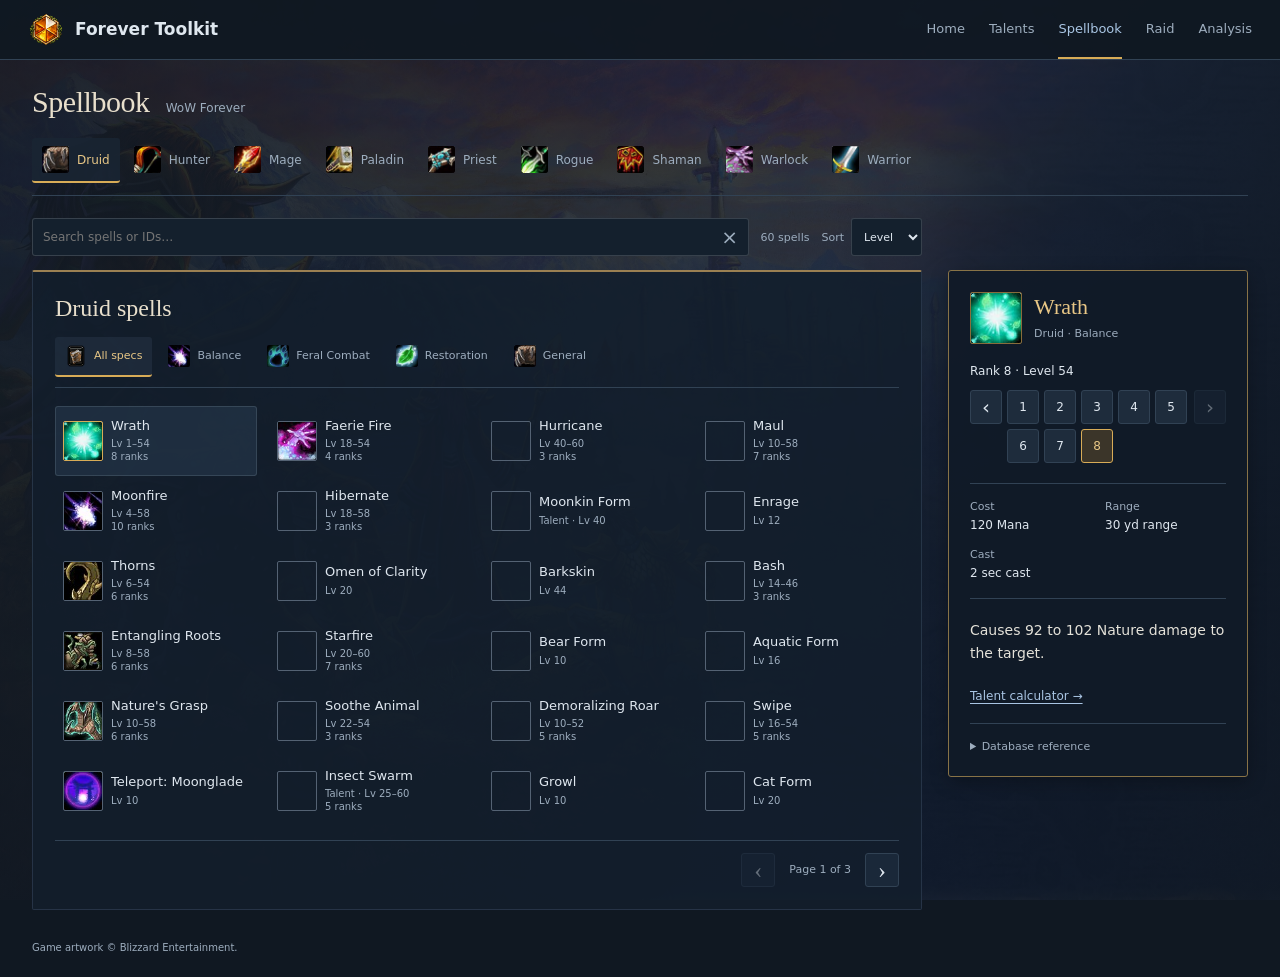
<file: abilities.html>
<!doctype html>
<html lang="en">
<head>
  <meta charset="utf-8">
  <meta name="viewport" content="width=device-width,initial-scale=1">
  <meta name="color-scheme" content="dark">
  <title>Spellbook · Forever Toolkit</title>
  <link rel="stylesheet" href="site-brand.css">
  <link rel="stylesheet" href="spellbook.css">
  <link rel="icon" type="image/png" href="toolkit-logo.png">
  <link rel="canonical" href="https://jvmes-wow.github.io/forever-toolkit/abilities.html">
  <meta name="description" content="Browse WoW Forever spells for all nine classes by spec and level. Search spells, switch ranks, and compare costs and effects.">
  <meta property="og:type" content="website">
  <meta property="og:site_name" content="Forever Toolkit">
  <meta property="og:title" content="Spellbook · Forever Toolkit">
  <meta property="og:description" content="Browse WoW Forever spells for all nine classes by spec and level. Search spells, switch ranks, and compare costs and effects.">
  <meta property="og:url" content="https://jvmes-wow.github.io/forever-toolkit/abilities.html">
  <meta property="og:image" content="https://jvmes-wow.github.io/forever-toolkit/abilities-og.png?v=20261007-hyjal-tools">
  <meta property="og:image:secure_url" content="https://jvmes-wow.github.io/forever-toolkit/abilities-og.png?v=20261007-hyjal-tools">
  <meta property="og:image:type" content="image/png">
  <meta property="og:image:width" content="1200">
  <meta property="og:image:height" content="630">
  <meta property="og:image:alt" content="Forever Toolkit spellbook with all nine class icons and a Druid spell grid, specialization tabs, and rank details.">
  <meta name="twitter:card" content="summary_large_image">
  <meta name="twitter:title" content="Spellbook · Forever Toolkit">
  <meta name="twitter:description" content="Browse WoW Forever spells for all nine classes by spec and level. Search spells, switch ranks, and compare costs and effects.">
  <meta name="twitter:image" content="https://jvmes-wow.github.io/forever-toolkit/abilities-og.png?v=20261007-hyjal-tools">
  <meta name="twitter:image:alt" content="Forever Toolkit spellbook with all nine class icons and a Druid spell grid, specialization tabs, and rank details.">
</head>
<body class="toolkit-page toolkit-spellbook">
  <header class="topbar toolkit-header">
    <a class="brand toolkit-brand" href="./" aria-label="Forever Toolkit home">
      <img src="toolkit-logo.png" width="38" height="38" alt="">
      <strong>Forever Toolkit</strong>
    </a>
    <nav class="toolkit-nav" aria-label="Main navigation">
      <a href="./">Home</a><a href="talents.html">Talents</a>
      <a class="active" href="abilities.html" aria-current="page">Spellbook</a>
      <a href="raid.html">Raid</a><a href="analysis/">Analysis</a>
    </nav>
  </header>
  <main class="spellbook-page" id="main">
    <div class="spellbook-title"><h1>Spellbook</h1><span>WoW Forever</span></div>
    <div id="spell-classes" class="spell-classes" role="group" aria-label="Class"></div>
    <div class="spellbook-layout">
      <section id="spell-browser" class="spell-browser" aria-label="Browse spells" tabindex="-1">
        <div class="spell-toolbar">
          <div class="spell-search"><label class="sr-only" for="spell-search">Search spells</label><input id="spell-search" type="search" maxlength="120" placeholder="Search spells or IDs…" autocomplete="off"><button id="clear-search" type="button" aria-label="Clear search">×</button></div>
          <span id="spell-count" role="status"></span>
          <label class="spell-sort">Sort <select id="spell-sort" aria-label="Sort spells"><option value="level">Level</option><option value="name">Name</option></select></label>
        </div>
        <a class="spell-jump" href="#spell-detail">Selected spell &amp; ranks ↓</a>
        <div class="book-volume">
          <h2 id="book-title">Spells</h2>
          <div id="spell-specs" class="spell-specs" role="group" aria-label="Specialization"></div>
          <div id="spell-list" class="spell-list" aria-label="Spells" tabindex="0"></div>
          <nav class="book-pagination" aria-label="Spellbook pages"><button id="spells-previous" type="button" aria-label="Previous spellbook page">‹</button><span id="spell-page" role="status"></span><button id="spells-next" type="button" aria-label="Next spellbook page">›</button></nav>
        </div>
      </section>
      <aside id="spell-detail" class="spell-detail" aria-label="Selected spell" tabindex="-1">
        <a class="spell-jump" href="#spell-browser">Back to spells ↑</a>
        <p id="spell-detail-empty" hidden>Select a spell to see its ranks.</p>
        <div id="spell-detail-content">
          <div class="spell-detail-head"><img id="spell-icon" width="52" height="52" alt=""><div><h2 id="spell-name"></h2><p id="spell-category"></p></div></div>
          <p id="spell-rank-label" aria-live="polite"></p>
          <div id="rank-controls" class="rank-controls"><button id="rank-previous" type="button" aria-label="Previous rank">‹</button><div id="rank-buttons" class="rank-buttons" role="group" aria-label="Spell rank"></div><button id="rank-next" type="button" aria-label="Next rank">›</button></div>
          <dl id="spell-facts" class="spell-facts"></dl>
          <p id="spell-description"></p>
          <div class="spell-links"><a id="talent-link">Talent calculator →</a></div>
          <details class="source-details"><summary>Database reference</summary><p><span id="source-build"></span> · <span id="spell-id"></span></p><p id="source-note"></p></details>
        </div>
      </aside>
    </div>
    <noscript><p>Enable JavaScript to browse the local spell catalog.</p></noscript>
  </main>
  <footer class="spellbook-footer">Game artwork © Blizzard Entertainment.</footer>
  <script src="spellbook-data.js?v=20261030-wowhead-live-hotfix-audit"></script>
  <script src="spellbook.js?v=1"></script>
  <script src="spellbook-ui.js?v=1"></script>
</body>
</html>
</file>
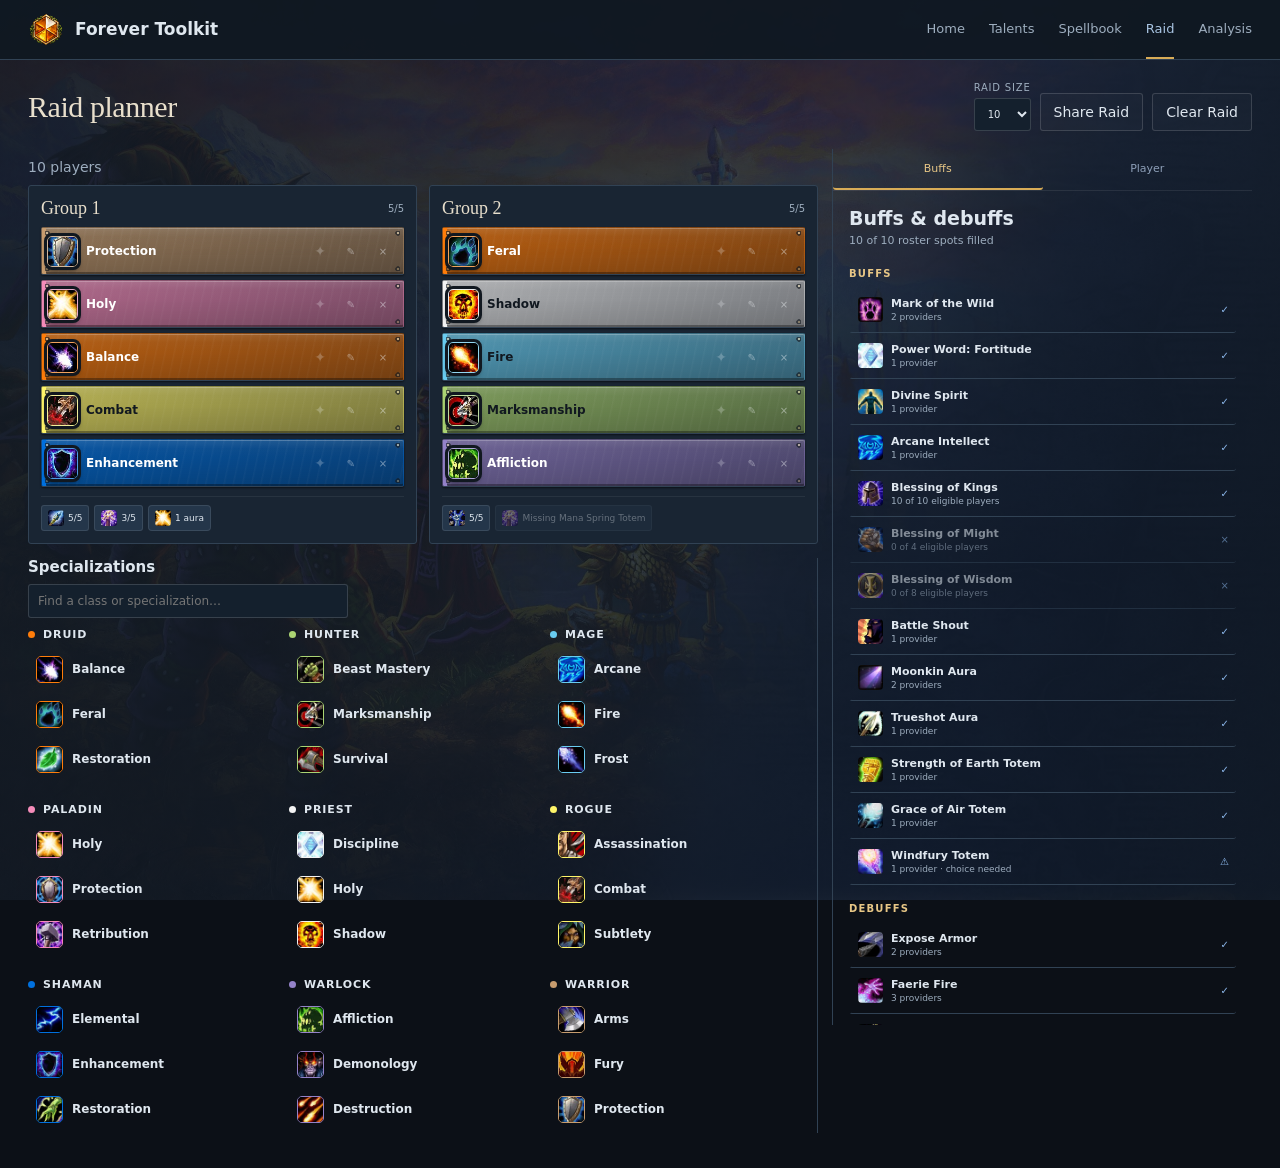
<file: raid.html>
<!doctype html>
<html lang="en">
<head>
  <meta charset="utf-8">
  <meta name="viewport" content="width=device-width,initial-scale=1">
  <meta name="color-scheme" content="dark">
  <title>Raid Planner · Forever Toolkit</title>
  <link rel="stylesheet" href="raid.css">
  <style>.spec-mark,.player-mark{object-fit:cover;border:1px solid var(--class)}.buff-chip{display:flex;align-items:center;gap:4px}.effect-icon{width:16px;height:16px;object-fit:cover;border-radius:3px}.coverage-icon img{display:block;width:100%;height:100%;object-fit:cover;border-radius:4px}.rename-player{border:0;background:transparent;color:#7f91aa;padding:7px}.rename-player:hover{color:#e5c77d}.player-name-editor{display:flex;align-items:center;gap:4px;width:100%}.player-name-editor .player-mark{margin-right:4px}.player-name-input{min-width:0;flex:1;padding:6px;font-size:11px}.name-action{border:1px solid #ffffff20;background:#18212d;border-radius:4px;padding:5px 7px;font-size:9px}dialog{width:min(520px,calc(100vw - 28px));border:1px solid #ffffff25;border-radius:9px;background:#151b25;color:#e8edf4;padding:18px}dialog::backdrop{background:#000a}.dialog-head{display:flex;justify-content:space-between;align-items:center}.dialog-head h2{font:500 24px Georgia,serif;margin:0}.dialog-head button{padding:6px 10px}.dialog-actions{margin-top:10px}.dialog-actions button{border:1px solid #d1a953;background:#7b5723;border-radius:6px;padding:9px 13px}#raid-share-dialog>input{width:100%;margin-top:5px}#raid-share-dialog>p{color:#9aa8ba;font-size:11px}</style>
  <style>
    .groups.single-group{grid-template-columns:1fr}
    .groups.single-group .group-card{padding:16px}
    .groups.single-group .group-head h3{font-size:16px}
    .groups.single-group .slot{height:60px;padding:8px}
    .groups.single-group .player-mark{width:38px;height:38px}
    .groups.single-group .player-info b{font-size:13px}
    .groups.single-group .player-info small{font-size:10px;margin-top:3px}
    .groups.single-group .group-buffs{padding-top:12px;gap:7px}
    .groups.single-group .buff-chip{padding:6px 8px;font-size:10px}
    .groups.single-group .effect-icon{width:20px;height:20px}
    body.toolkit-raid .slot.class-color-bar{--class-bar:color-mix(in srgb,var(--class) 68%,#10151d);--class-control:color-mix(in srgb,var(--class) 28%,#0b1119);--class-control-top:color-mix(in srgb,var(--class) 42%,#18212d);--class-control-border:color-mix(in srgb,var(--class) 64%,#dce5ef);position:relative;isolation:isolate;overflow:hidden;border-color:color-mix(in srgb,var(--class) 78%,white 8%);background:linear-gradient(180deg,#ffffff1a 0,#ffffff06 18%,transparent 38%,#00000020 100%),repeating-linear-gradient(102deg,transparent 0 6px,#ffffff08 7px,transparent 9px),linear-gradient(90deg,var(--class-bar),color-mix(in srgb,var(--class) 48%,#10151d));box-shadow:inset 4px 0 var(--class),inset 0 1px #ffffff38,inset 0 -2px #00000055,0 1px 2px #0008;color:var(--class-ink)}
    .slot.class-color-bar>*{position:relative;z-index:2}
    .slot.class-color-bar::after{content:"";position:absolute;z-index:1;inset:3px;pointer-events:none;background:radial-gradient(circle at 2px 2px,#e9dcb8 0 1px,#171c22 1.5px 2.5px,transparent 3px),radial-gradient(circle at calc(100% - 2px) 2px,#e9dcb8 0 1px,#171c22 1.5px 2.5px,transparent 3px),radial-gradient(circle at 2px calc(100% - 2px),#8f8061 0 1px,#171c22 1.5px 2.5px,transparent 3px),radial-gradient(circle at calc(100% - 2px) calc(100% - 2px),#8f8061 0 1px,#171c22 1.5px 2.5px,transparent 3px);opacity:.62}
    .slot.class-color-bar .player-info b{color:var(--class-ink);text-shadow:none}
    .slot.class-color-bar .player-info small{color:color-mix(in srgb,var(--class-ink) 78%,transparent);text-shadow:none}
    .slot.class-color-bar .player-mark{width:31px;height:31px;border:1px solid var(--class-control-border);outline:3px solid #111820;background:#10151d;box-shadow:inset 0 1px #ffffff45,0 2px 5px #000d;position:relative;z-index:3}
    .slot.class-color-bar .camp-player{color:#f5f8fb;background:linear-gradient(180deg,var(--class-control-top),var(--class-control));border-color:var(--class-control-border);box-shadow:inset 0 1px #ffffff18,0 1px 2px #0007}
    .slot.class-color-bar .camp-player :is(b,small){color:#f5f8fb}
    .slot.class-color-bar .blessing-player{width:28px;height:28px;flex:0 0 28px;justify-content:center;color:#f5f8fbd9;background:transparent;border-color:transparent;box-shadow:none;opacity:.28;padding:0;overflow:hidden}
    .slot.class-color-bar .blessing-player>span:first-child{font-size:14px}
    .slot.class-color-bar .blessing-player>span:last-child{position:absolute;width:1px;height:1px;padding:0;margin:-1px;overflow:hidden;clip-path:inset(50%);white-space:nowrap;border:0}
    .slot.class-color-bar :is(.rename-player,.remove-player){color:#f5f8fbc2;background:transparent;border:1px solid transparent;border-radius:4px;margin-left:2px;box-shadow:none;opacity:.62}
    .slot.class-color-bar:hover .blessing-player,.slot.class-color-bar:focus-within .blessing-player,.slot.class-color-bar .blessing-player:hover,.slot.class-color-bar .blessing-player:focus-visible{filter:brightness(1.14);opacity:1;background:#0b111954;border-color:#ffffff30}
    .slot.class-color-bar :is(.rename-player,.remove-player,.camp-player):hover,.slot.class-color-bar :is(.rename-player,.remove-player,.camp-player):focus-visible{filter:brightness(1.14);opacity:1}
    .slot.class-color-bar :is(.rename-player,.remove-player):hover,.slot.class-color-bar :is(.rename-player,.remove-player):focus-visible{background:#0b111970;border-color:#ffffff38}
    .slot.class-color-bar :is(.rename-player,.remove-player,.blessing-player,.camp-player):active{filter:brightness(.92);box-shadow:inset 0 2px 4px #000a}
    body.toolkit-raid .slot.class-color-bar.drag-over{outline:2px solid #e8c468;outline-offset:1px;background:linear-gradient(180deg,#ffffff26,transparent 45%,#00000018),linear-gradient(90deg,var(--class-bar),color-mix(in srgb,var(--class) 48%,#10151d))}
    body.toolkit-raid .slot.class-color-bar.highlight-provider{outline:2px solid #e7b955;outline-offset:1px;box-shadow:inset 4px 0 var(--class),inset 0 1px #ffffff38,inset 0 -2px #00000055,0 0 14px #e7b95555}
    body.toolkit-raid .slot.class-color-bar.highlight-recipient{border-right:4px solid #78aee8}
    .slot.class-color-bar .player-card.selected .player-mark{outline-color:#f4d98d;box-shadow:inset 0 1px #ffffff45,0 0 0 1px #8f6b27,0 2px 7px #000d}
    @media(prefers-reduced-motion:reduce){.slot.class-color-bar :is(.rename-player,.remove-player,.blessing-player,.camp-player){transition:none}}
    @media(prefers-contrast:more){body.toolkit-raid .slot.class-color-bar{border:2px solid var(--class);background:#10151d;color:#fff;box-shadow:none}.slot.class-color-bar::after{display:none}.slot.class-color-bar .player-info :is(b,small){color:#fff}.slot.class-color-bar :is(.rename-player,.remove-player,.blessing-player,.camp-player){color:#fff;background:#10151d;border:2px solid var(--class);box-shadow:none;opacity:1}}
    .camp-panel{margin-top:14px;border-top:1px solid #ffffff12;padding-top:12px}
    .camp-head{display:flex;align-items:baseline;justify-content:space-between;gap:12px;margin-bottom:8px}
    .camp-head h4{margin:0;color:#e7d5a0;font:600 13px Georgia,serif}
    .camp-head small{color:#879ab4;font-size:9px}
    .camp-choices{display:grid;grid-template-columns:repeat(3,minmax(0,1fr));gap:6px}
    .camp-choice{display:flex;align-items:center;gap:7px;min-width:0;border:1px solid #ffffff12;background:#151b25;border-radius:5px;padding:7px;text-align:left;color:#9aa8ba}
    .camp-choice:hover{border-color:#9e8248;color:#d7c28c}
    .camp-choice.active{border-color:#d8ad5d;background:#d8ad5d12;color:#f0d99e}
    .camp-choice>span{min-width:0}
    .camp-choice b,.camp-choice small{display:block;overflow:hidden;text-overflow:ellipsis;white-space:nowrap}
    .camp-choice b{font-size:10px}
    .camp-choice small{font-size:8px;margin-top:2px;color:#879ab4}
    .camp-active,.coverage-row.camp-covered{border-color:#b49b5d;color:#e4cf98}
    .camp-player{display:flex;align-items:center;gap:6px;border:1px solid #8f7b4e55;background:#8f7b4e0d;color:#bba66f;border-radius:5px;padding:5px 8px;min-width:152px;text-align:left}
    .camp-player:hover{border-color:#d8ad5d;color:#f0d99e}
    .camp-player-icon{font-size:20px;line-height:1}
    .camp-player-effect{width:27px;height:27px;object-fit:cover;border:1px solid #d8ad5d88;border-radius:5px;flex:0 0 auto}
    .camp-player-copy{min-width:0}
    .camp-player-copy small,.camp-player-copy b{display:block;overflow:hidden;text-overflow:ellipsis;white-space:nowrap}
    .camp-player-copy small{font-size:7px;letter-spacing:.8px;color:#8d9fb8}
    .camp-player-copy b{font-size:9px;color:#e1c77f;margin-top:1px}
    .blessing-player{display:flex;align-items:center;gap:5px;border:1px solid #7a69a455;background:#7a69a40d;color:#b8a8d9;border-radius:5px;padding:5px 7px;text-align:left}
    .blessing-player:hover{border-color:#b89de8;color:#dbcaf8}
    .blessing-player>span:first-child{font-size:17px}
    .blessing-player small,.blessing-player b{display:block;white-space:nowrap}
    .blessing-player small{font-size:7px;letter-spacing:.7px;color:#8d9fb8}.blessing-player b{font-size:9px}
    #camp-buff-dialog{width:min(760px,calc(100vw - 28px))}
    #camp-buff-dialog>p{color:#9aa8ba;font-size:11px;line-height:1.5}
    .camp-assignment-options{display:grid;grid-template-columns:repeat(2,minmax(0,1fr));gap:7px;margin-top:12px}
    .camp-assignment{display:flex;align-items:flex-start;gap:9px;min-width:0;border:1px solid #ffffff15;background:#18212d;border-radius:6px;padding:9px;text-align:left}
    .camp-assignment:hover{border-color:#9e8248}
    .camp-assignment.active{border-color:#d8ad5d;background:#d8ad5d12}
    .camp-assignment.redundant{border-color:#a77745}
    .camp-assignment>span{min-width:0}
    .camp-assignment b,.camp-assignment small,.camp-assignment em{display:block}
    .camp-assignment b{font-size:11px}
    .camp-assignment small{font-size:9px;color:#8d9fb8;margin-top:2px}
    .camp-assignment em{font-size:9px;color:#e3a66f;font-style:normal;margin-top:5px;line-height:1.35}
    #blessing-priority-dialog{width:min(580px,calc(100vw - 28px))}
    #blessing-priority-summary{color:#9aa8ba;font-size:11px}
    .blessing-priority-options{display:grid;gap:7px;margin-top:12px}
    .blessing-priority-row{display:grid;grid-template-columns:24px 24px 1fr auto;gap:8px;align-items:center;border:1px solid #ffffff15;background:#18212d;border-radius:6px;padding:8px}
    .blessing-priority-row.active{border-color:#8f74c4;background:#8f74c412}.blessing-priority-row.ineligible{opacity:.5}
    .blessing-priority-row.drag-over{border-color:#d8ad5d}.blessing-priority-row.dragging{opacity:.35}
    .blessing-rank{width:22px;height:22px;display:grid;place-items:center;border-radius:50%;background:#ffffff0c;font-size:10px;color:#d8c48d}
    .blessing-priority-copy b,.blessing-priority-copy small{display:block}.blessing-priority-copy b{font-size:11px}.blessing-priority-copy small{font-size:9px;color:#8d9fb8;margin-top:2px}
    .blessing-priority-controls{display:flex;gap:4px}.blessing-priority-controls button{border:1px solid #ffffff20;background:#18212d;border-radius:4px;padding:5px 8px}.blessing-priority-controls button:disabled{opacity:.25}
    .boss-choice-options{display:flex;gap:5px;flex-wrap:wrap;margin:-1px 0 8px 33px}
    .boss-choice-option{display:flex;align-items:center;gap:5px;border:1px solid #ffffff18;background:#18212d;border-radius:5px;padding:5px 7px;font-size:9px;color:#9aa8ba}
    .boss-choice-option:hover{border-color:#a98c4c;color:#dfc781}.boss-choice-option.active{border-color:#8f7a4d;color:#dbc48a}.boss-choice-option.overridden{background:#d8ad5d16;border-color:#d8ad5d;color:#f0d99e}
    .spec-button.gap-match{border-color:var(--class);background:linear-gradient(90deg,color-mix(in srgb,var(--class) 18%,transparent),#18212d 70%);box-shadow:inset 3px 0 var(--class)}
    .spec-button.gap-match:hover{border-color:var(--class);background:color-mix(in srgb,var(--class) 23%,#18212d)}
    .spec-button.gap-match>span{flex:1}
    .spec-button.gap-match>em{flex:0 1 auto;max-width:48%;overflow:hidden;text-overflow:ellipsis;border:1px solid var(--class);background:color-mix(in srgb,var(--class) 16%,#18212d);border-radius:10px;padding:2px 5px;color:#e8edf4;font-size:7px;font-style:normal;font-weight:700;letter-spacing:.35px;text-transform:uppercase;white-space:nowrap}
    .group-choices{border-top:1px solid #ffffff10;margin-top:10px;padding-top:9px;display:grid;gap:8px}
    .group-choice{display:grid;gap:5px}
    .group-choice>small{font-size:8px;font-weight:700;letter-spacing:1.1px;text-transform:uppercase;color:#8d9fb8}
    .group-choice-options{display:flex;gap:5px;flex-wrap:wrap}
    .group-choice-option{display:flex;align-items:center;gap:5px;border:1px solid #ffffff18;background:#18212d;border-radius:5px;padding:5px 7px;font-size:9px;color:#9aa8ba}
    .group-choice-option:hover{border-color:#a98c4c;color:#dfc781}
    .group-choice-option.active{border-color:#d8ad5d;background:#d8ad5d16;color:#f0d99e}
    .planner-layout.compact-roster{grid-template-columns:minmax(0,1fr) 320px}
    .planner-layout.compact-roster .groups-panel{grid-column:1;grid-row:1}
    .planner-layout.compact-roster .palette-panel{grid-column:1;grid-row:2;position:static;max-height:none}
    .planner-layout.compact-roster .coverage-panel{grid-column:2;grid-row:1/3}
    .planner-layout.compact-roster .coverage-body{display:block}
    .planner-layout.compact-roster .palette-panel .section-head{margin-bottom:8px}
    .planner-layout.compact-roster .search{display:block;max-width:320px}
    .planner-layout.compact-roster #spec-palette{display:grid;grid-template-columns:repeat(5,minmax(0,1fr));gap:10px}
    .planner-layout.compact-roster .class-block{margin-top:10px;min-width:0}
    .planner-layout.compact-roster .spec-button{margin:3px 0;padding:6px}
    .planner-layout.balanced-coverage{grid-template-columns:minmax(0,1fr) 420px}
    .planner-layout.balanced-coverage #spec-palette{grid-template-columns:repeat(3,minmax(0,1fr))}
    @media(max-width:1250px){
      .planner-layout:not(.compact-roster){grid-template-columns:220px minmax(0,1fr) 300px}
      .planner-layout:not(.compact-roster) .coverage-panel{grid-column:3;position:sticky;max-height:calc(100vh - 24px)}
      .planner-layout.compact-roster{grid-template-columns:minmax(0,1fr) 320px}
      .planner-layout.compact-roster #spec-palette{grid-template-columns:repeat(3,minmax(0,1fr))}
      .planner-layout.balanced-coverage{grid-template-columns:minmax(0,1fr) 360px}
    }
    @media(max-width:820px){.camp-choices{grid-template-columns:repeat(2,minmax(0,1fr))}}
    @media(max-width:820px){
      .planner-layout:not(.compact-roster){grid-template-columns:1fr}
      .planner-layout:not(.compact-roster) .coverage-panel{grid-column:auto;position:static;max-height:none}
      .planner-layout.compact-roster,.planner-layout.balanced-coverage{grid-template-columns:1fr}
      .planner-layout.compact-roster .groups-panel{grid-column:1;grid-row:1}
      .planner-layout.compact-roster .palette-panel{grid-column:1;grid-row:2}
      .planner-layout.compact-roster .coverage-panel{grid-column:1;grid-row:3}
      .planner-layout.compact-roster #spec-palette{grid-template-columns:repeat(2,minmax(0,1fr))}
      .planner-layout.compact-roster .class-block{display:block;width:auto;padding-right:0}
    }
    @media(max-width:600px){.camp-assignment-options{grid-template-columns:1fr}}
  </style>
  <link rel="stylesheet" href="site-brand.css">
  <link rel="icon" type="image/png" href="toolkit-logo.png">
  <link rel="canonical" href="https://jvmes-wow.github.io/forever-toolkit/raid.html">
  <meta name="description" content="Plan WoW Forever parties and raids for 5, 10, 20, or 40 players. Arrange every class and track buffs, debuffs, and group coverage.">
  <meta property="og:type" content="website">
  <meta property="og:site_name" content="Forever Toolkit">
  <meta property="og:title" content="Raid Planner · Forever Toolkit">
  <meta property="og:description" content="Plan WoW Forever parties and raids for 5, 10, 20, or 40 players. Arrange every class and track buffs, debuffs, and group coverage.">
  <meta property="og:url" content="https://jvmes-wow.github.io/forever-toolkit/raid.html">
  <meta property="og:image" content="https://jvmes-wow.github.io/forever-toolkit/raid-og.png?v=20261007-hyjal-tools">
  <meta property="og:image:secure_url" content="https://jvmes-wow.github.io/forever-toolkit/raid-og.png?v=20261007-hyjal-tools">
  <meta property="og:image:type" content="image/png">
  <meta property="og:image:width" content="1200">
  <meta property="og:image:height" content="630">
  <meta property="og:image:alt" content="Forever Toolkit raid planner showing a mixed-class ten-player roster and buff and debuff coverage.">
  <meta name="twitter:card" content="summary_large_image">
  <meta name="twitter:title" content="Raid Planner · Forever Toolkit">
  <meta name="twitter:description" content="Plan WoW Forever parties and raids for 5, 10, 20, or 40 players. Arrange every class and track buffs, debuffs, and group coverage.">
  <meta name="twitter:image" content="https://jvmes-wow.github.io/forever-toolkit/raid-og.png?v=20261007-hyjal-tools">
  <meta name="twitter:image:alt" content="Forever Toolkit raid planner showing a mixed-class ten-player roster and buff and debuff coverage.">
</head>
<body class="toolkit-page toolkit-raid">
  <header class="topbar toolkit-header">
    <a class="brand toolkit-brand" href="./" aria-label="Forever Toolkit home"><img src="toolkit-logo.png" width="38" height="38" alt=""><strong>Forever Toolkit</strong></a>
    <nav class="toolkit-nav" aria-label="Main navigation"><a href="./">Home</a><a href="talents.html">Talents</a><a href="abilities.html">Spellbook</a><a class="active" href="raid.html" aria-current="page">Raid</a><a href="analysis/">Analysis</a></nav>
  </header>
  <main>
    <section class="page-title">
      <div><h1>Raid planner</h1></div>
      <div class="raid-controls"><label>Raid Size <select id="raid-size"><option>5</option><option selected>10</option><option>20</option><option>40</option></select></label><button id="share-raid" class="ghost">Share Raid</button><button id="clear" class="ghost">Clear Raid</button></div>
    </section>
    <section id="planner-layout" class="planner-layout">
      <aside class="palette-panel">
        <div class="section-head"><h2>Specializations</h2></div>
        <label class="search"><span class="sr-only">Find a specialization</span><input id="spec-search" type="search" placeholder="Find a class or specialization…"></label>
        <div id="spec-palette"></div>
      </aside>
      <section class="groups-panel" aria-labelledby="groups-title">
        <div class="section-head"><h2 id="groups-title"><span id="filled-count">0</span> <span id="player-noun">players</span></h2></div>
        <div id="groups" class="groups"></div>
      </section>
      <aside class="coverage-panel">
        <div class="coverage-tabs" role="tablist"><button id="overview-tab" class="active" role="tab">Buffs</button><button id="player-tab" role="tab">Player</button></div>
        <div id="coverage-detail"></div>
      </aside>
    </section>
  </main>
  <p id="raid-status" class="sr-only" role="status" aria-live="polite"></p>
  <dialog id="camp-buff-dialog"><div class="dialog-head"><h2 id="camp-buff-title">Camp buff</h2><button class="ghost" id="close-camp-buffs" aria-label="Close camp buff selector">×</button></div><p>Choose one profession camp buff for this character to provide to the entire party. Full-strength class buffs remain preferred unless a camp buff frees a Blessing or totem choice.</p><div id="camp-assignment-options" class="camp-assignment-options"></div></dialog>
  <dialog id="blessing-priority-dialog"><div class="dialog-head"><h2 id="blessing-priority-title">Blessing priority</h2><button class="ghost" id="close-blessing-priority" aria-label="Close Blessing priority">×</button></div><p id="blessing-priority-summary"></p><p class="sr-only">Drag the Blessings or use the arrow buttons to change their priority.</p><div id="blessing-priority-options" class="blessing-priority-options"></div></dialog>
  <dialog id="raid-share-dialog"><div class="dialog-head"><h2>Share Raid</h2><button class="ghost" id="close-raid-share" aria-label="Close raid sharing">×</button></div><p id="raid-share-note"></p><label for="raid-link">Raid Link</label><input id="raid-link" type="url" readonly spellcheck="false"><div class="dialog-actions"><button id="copy-raid-link">Copy Link</button></div><p id="raid-share-status" role="status" aria-live="polite"></p></dialog>
  <script src="raid-data.js?v=20261101"></script><script src="raid-engine.js"></script><script src="raid-state.js"></script><script src="raid-ui.js?v=20261101"></script>
</body>
</html>
</file>
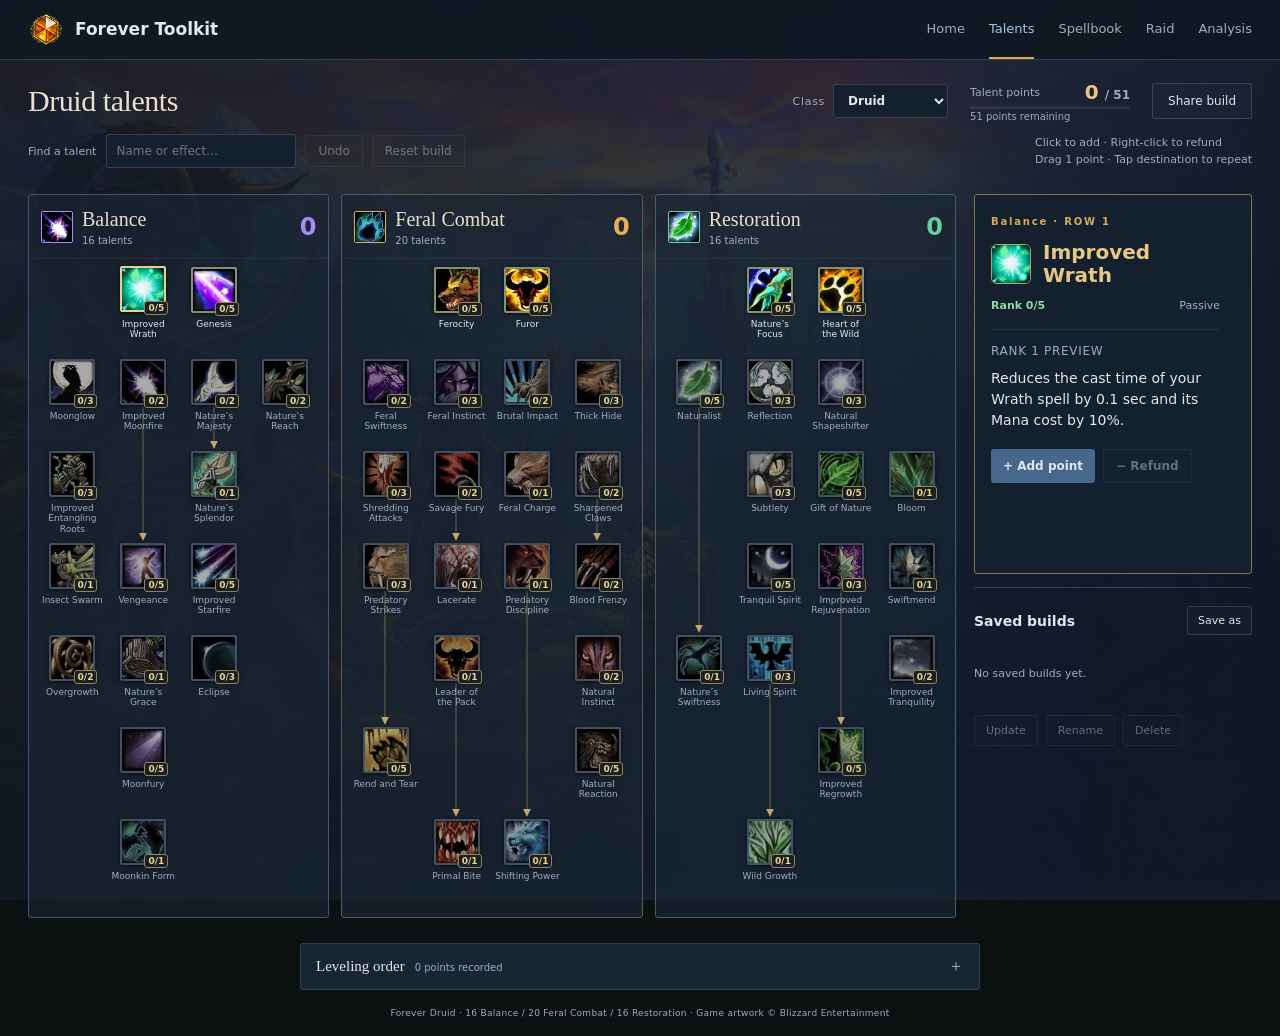
<file: talents.html>
<!doctype html>
<html lang="en">
  <head>
    <meta charset="UTF-8">
    <meta name="viewport" content="width=device-width,initial-scale=1.0">
    <title>Talent Calculator · Forever Toolkit</title>
    <meta name="theme-color" content="#11161e">
    <link rel="stylesheet" href="styles.css">
    <link rel="stylesheet" href="site-brand.css">
    <link rel="icon" type="image/png" href="toolkit-logo.png">
    <link rel="canonical" href="https://jvmes-wow.github.io/forever-toolkit/talents.html">
  <meta name="description" content="Build, save, and share WoW Forever talent builds for all nine classes. Explore every spec and move points between talents.">
  <meta property="og:type" content="website">
  <meta property="og:site_name" content="Forever Toolkit">
  <meta property="og:title" content="Talent Calculator · Forever Toolkit">
  <meta property="og:description" content="Build, save, and share WoW Forever talent builds for all nine classes. Explore every spec and move points between talents.">
  <meta property="og:url" content="https://jvmes-wow.github.io/forever-toolkit/talents.html">
  <meta property="og:image" content="https://jvmes-wow.github.io/forever-toolkit/og.png?v=20261007-hyjal-tools">
  <meta property="og:image:secure_url" content="https://jvmes-wow.github.io/forever-toolkit/og.png?v=20261007-hyjal-tools">
  <meta property="og:image:type" content="image/png">
  <meta property="og:image:width" content="1200">
  <meta property="og:image:height" content="630">
  <meta property="og:image:alt" content="Forever Toolkit talent calculator with all nine class icons and example Druid, Mage, and Warrior talent trees.">
  <meta name="twitter:card" content="summary_large_image">
  <meta name="twitter:title" content="Talent Calculator · Forever Toolkit">
  <meta name="twitter:description" content="Build, save, and share WoW Forever talent builds for all nine classes. Explore every spec and move points between talents.">
  <meta name="twitter:image" content="https://jvmes-wow.github.io/forever-toolkit/og.png?v=20261007-hyjal-tools">
  <meta name="twitter:image:alt" content="Forever Toolkit talent calculator with all nine class icons and example Druid, Mage, and Warrior talent trees.">
</head>
  <body class="toolkit-page toolkit-calculator">
    <div id="root"><p>Loading talents…</p></div>
    <noscript>Enable JavaScript to use the talent calculator.</noscript>
    <script src="talents.js?v=20261030-bloom-icon"></script>
    <script src="calculator.js?v=20261102-leveling-order-replace"></script>
    <script src="app.js?v=20261102-leveling-order-replace"></script>
  </body>
</html>
</file>
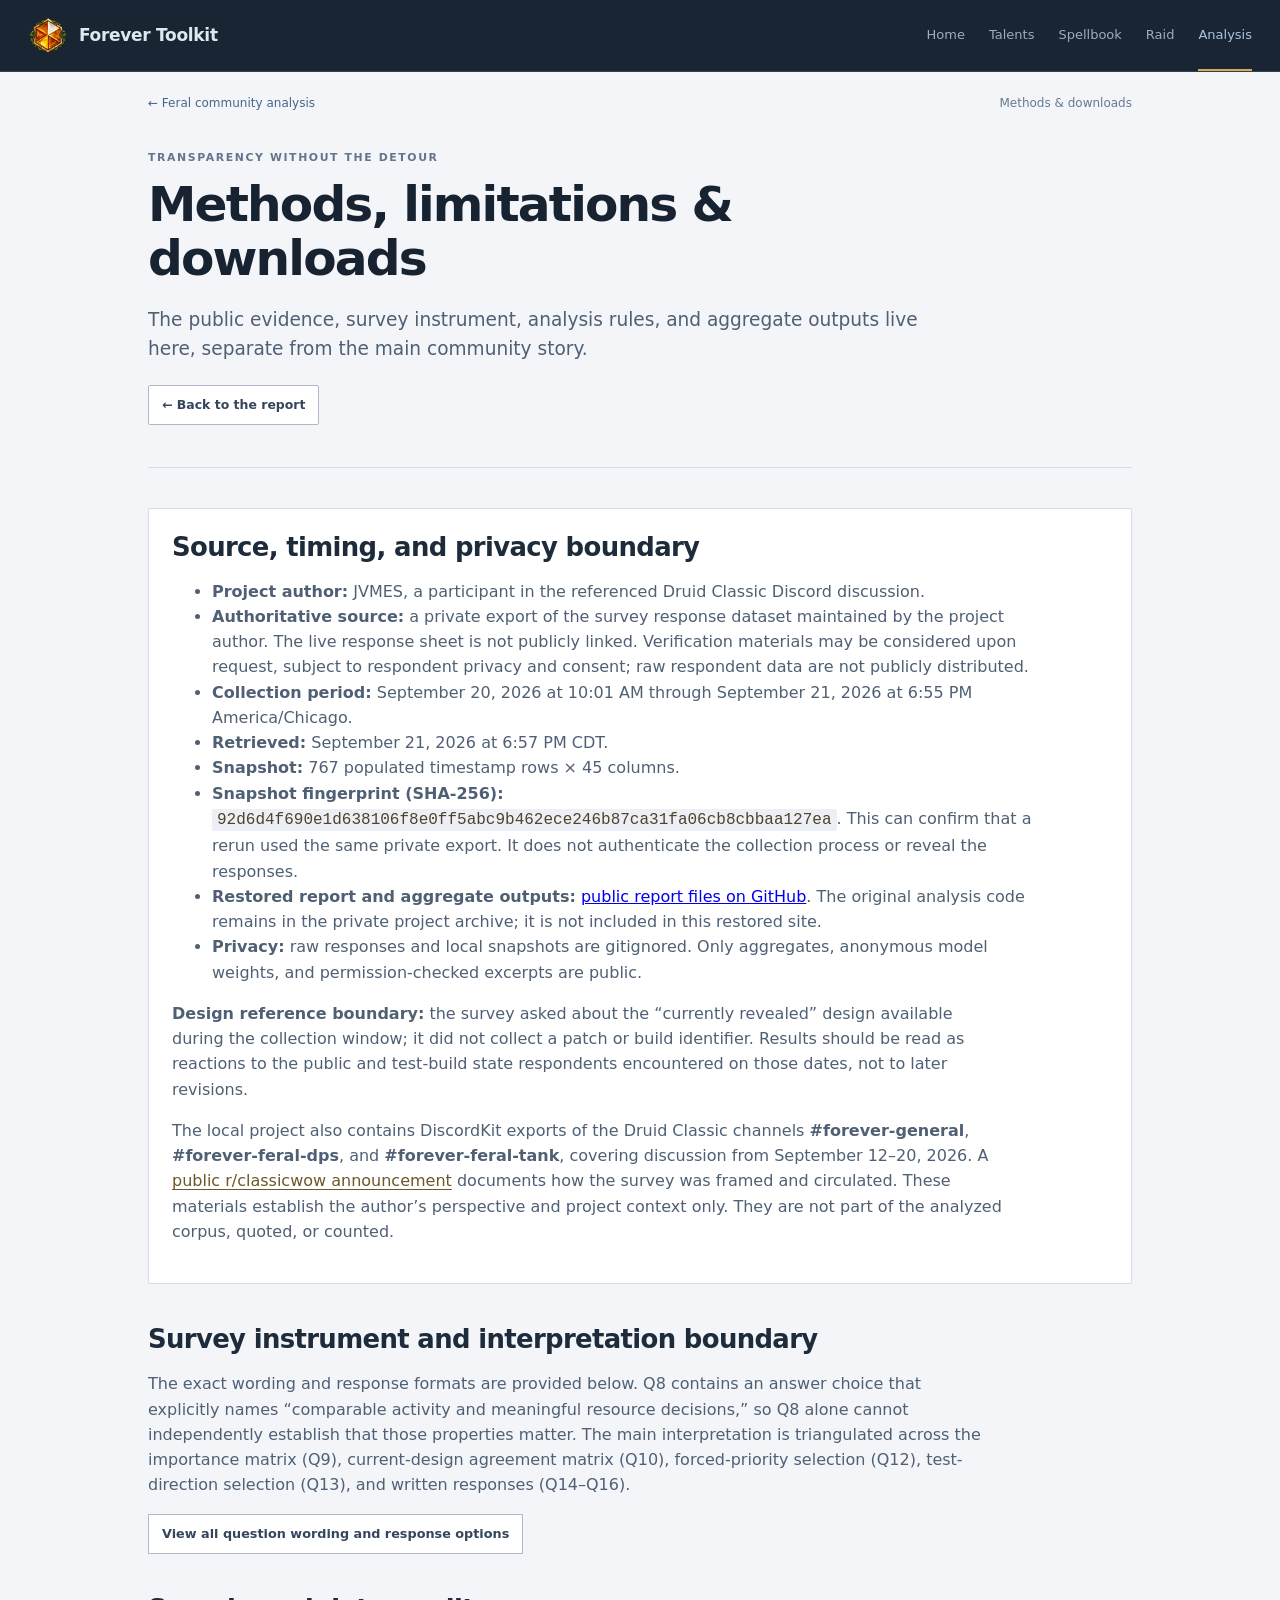
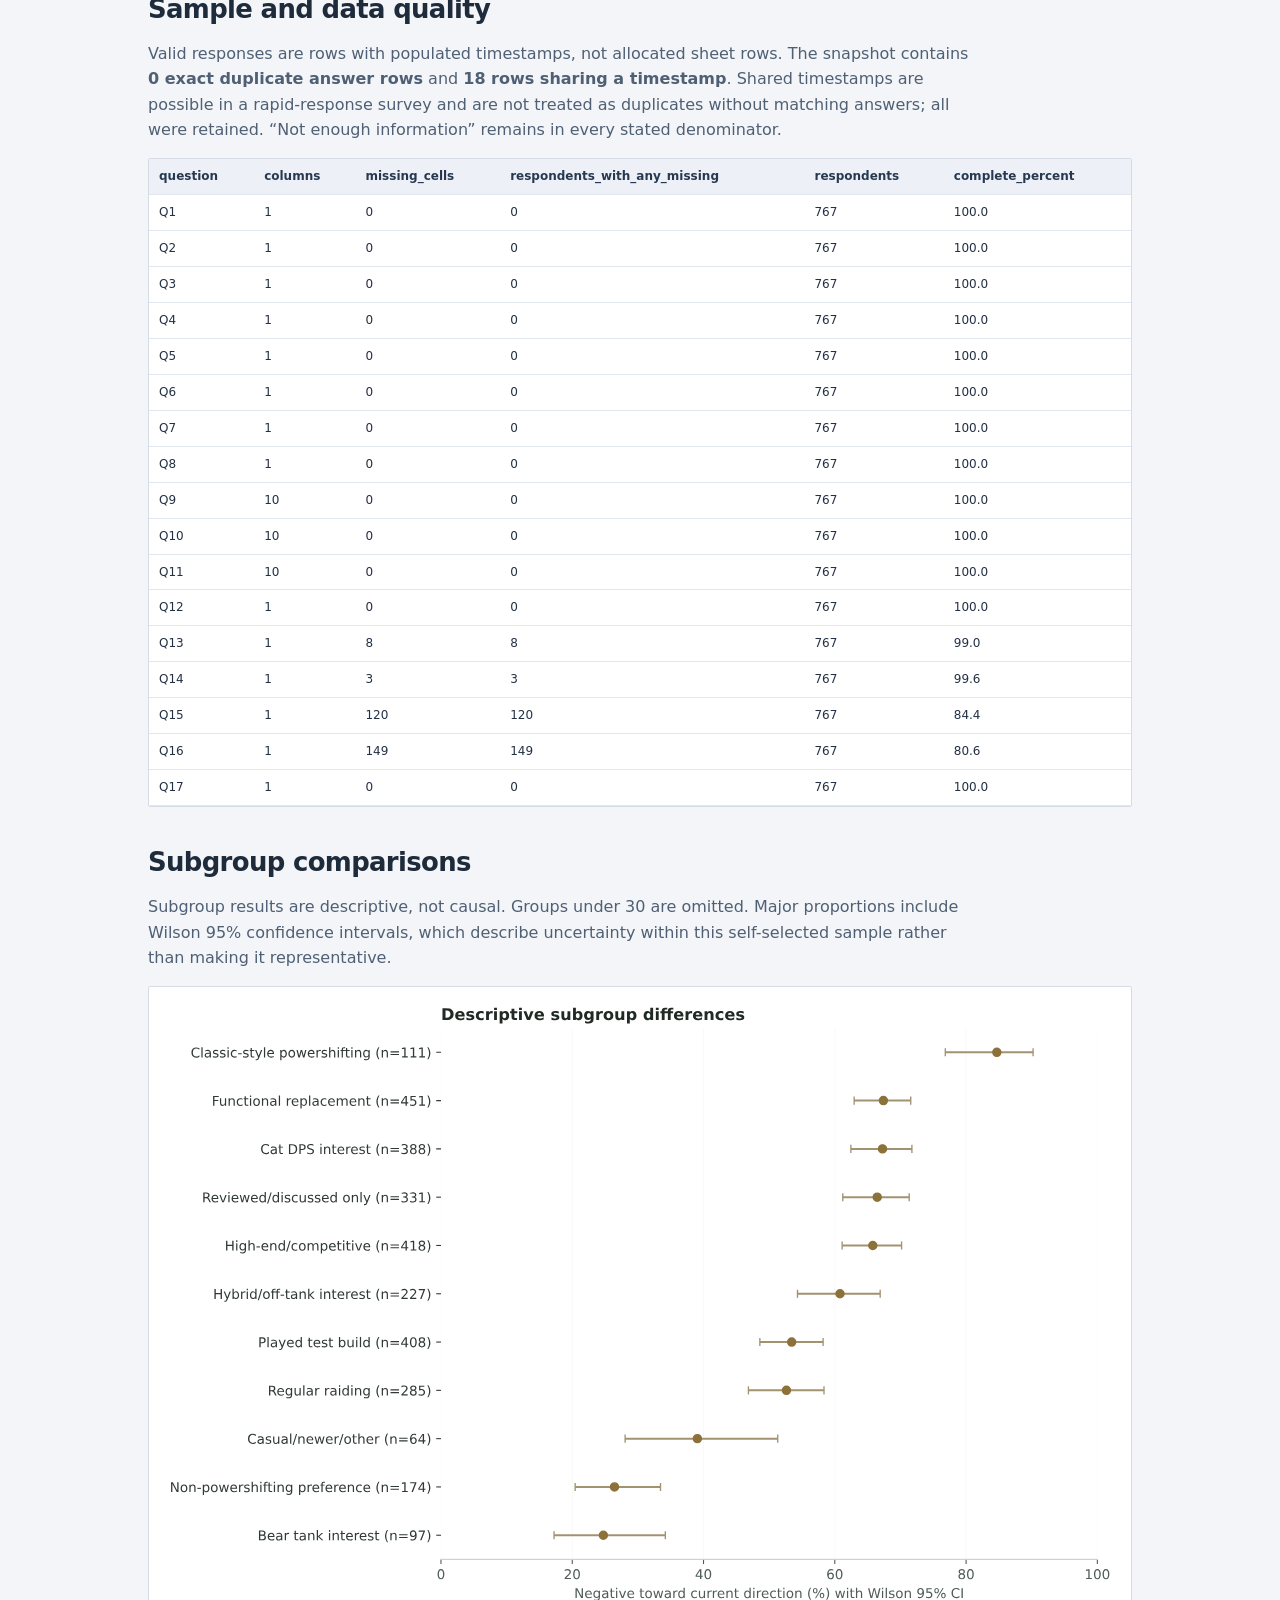
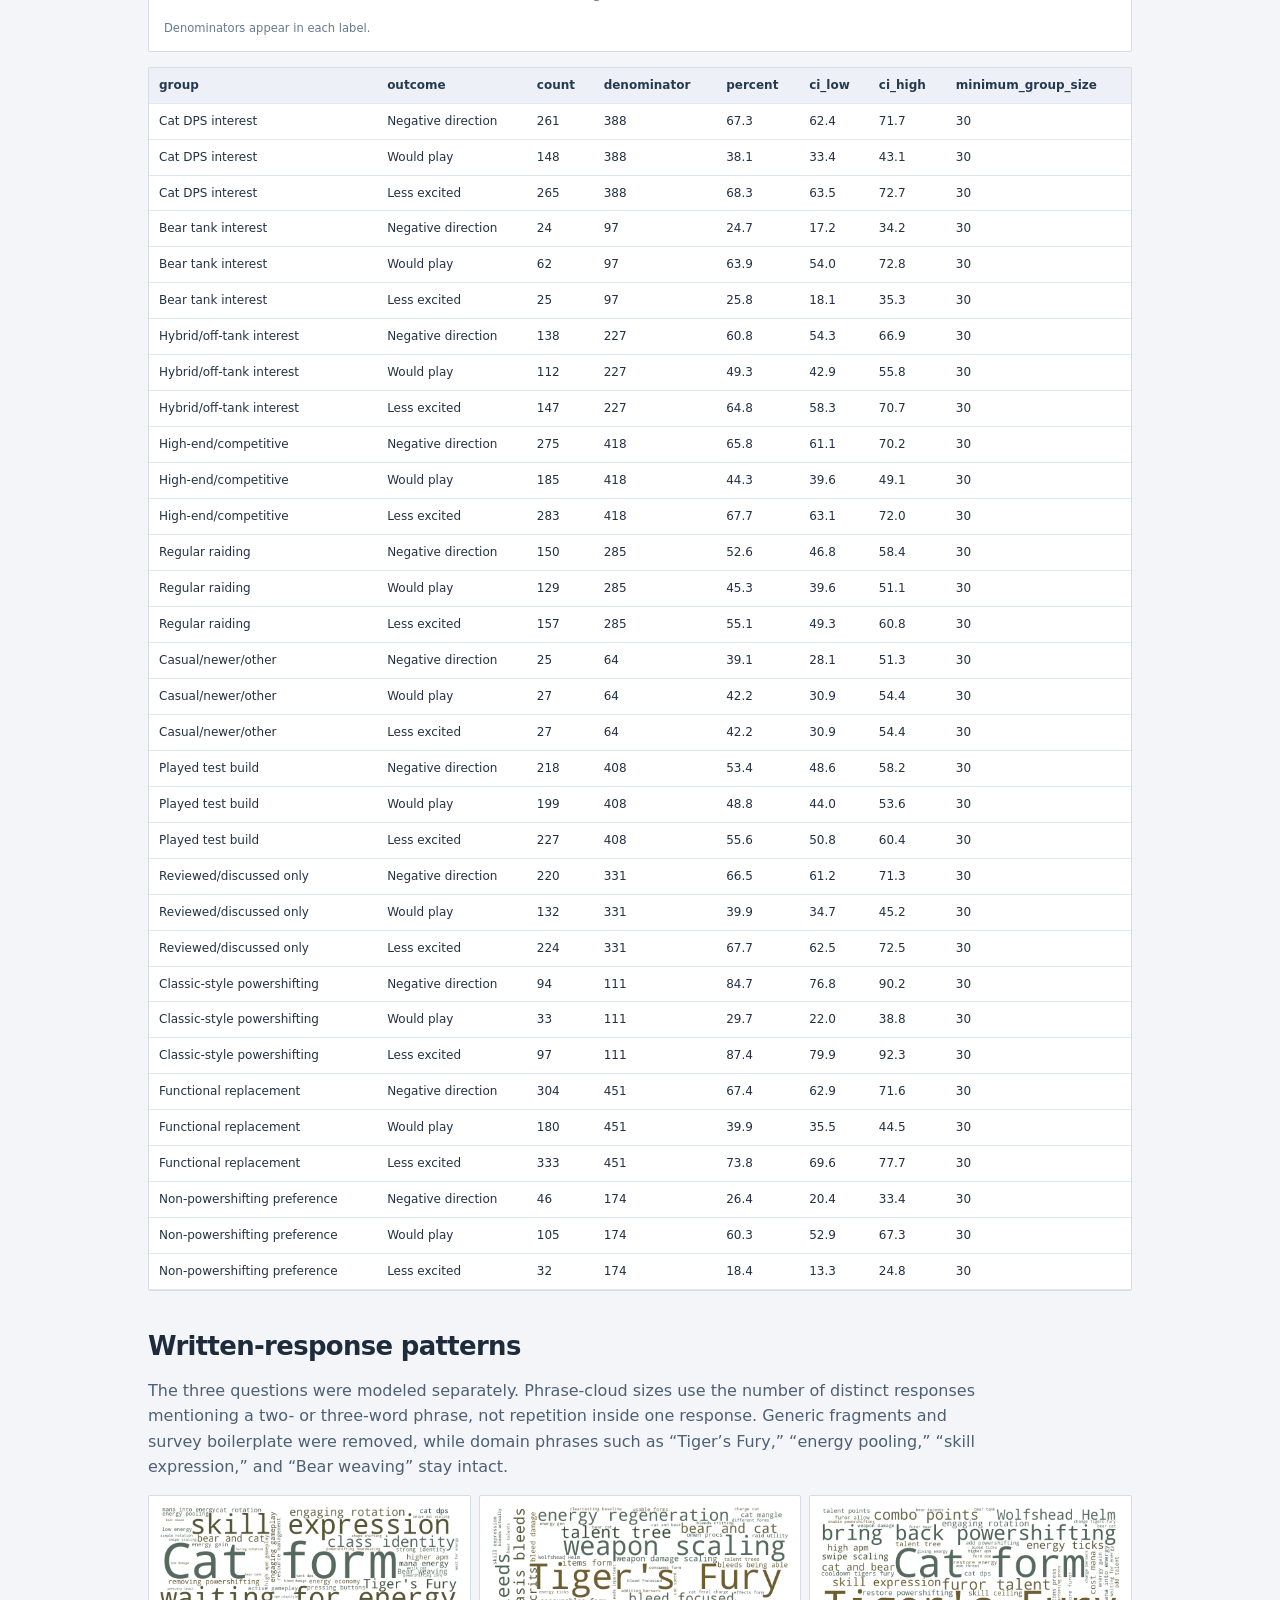
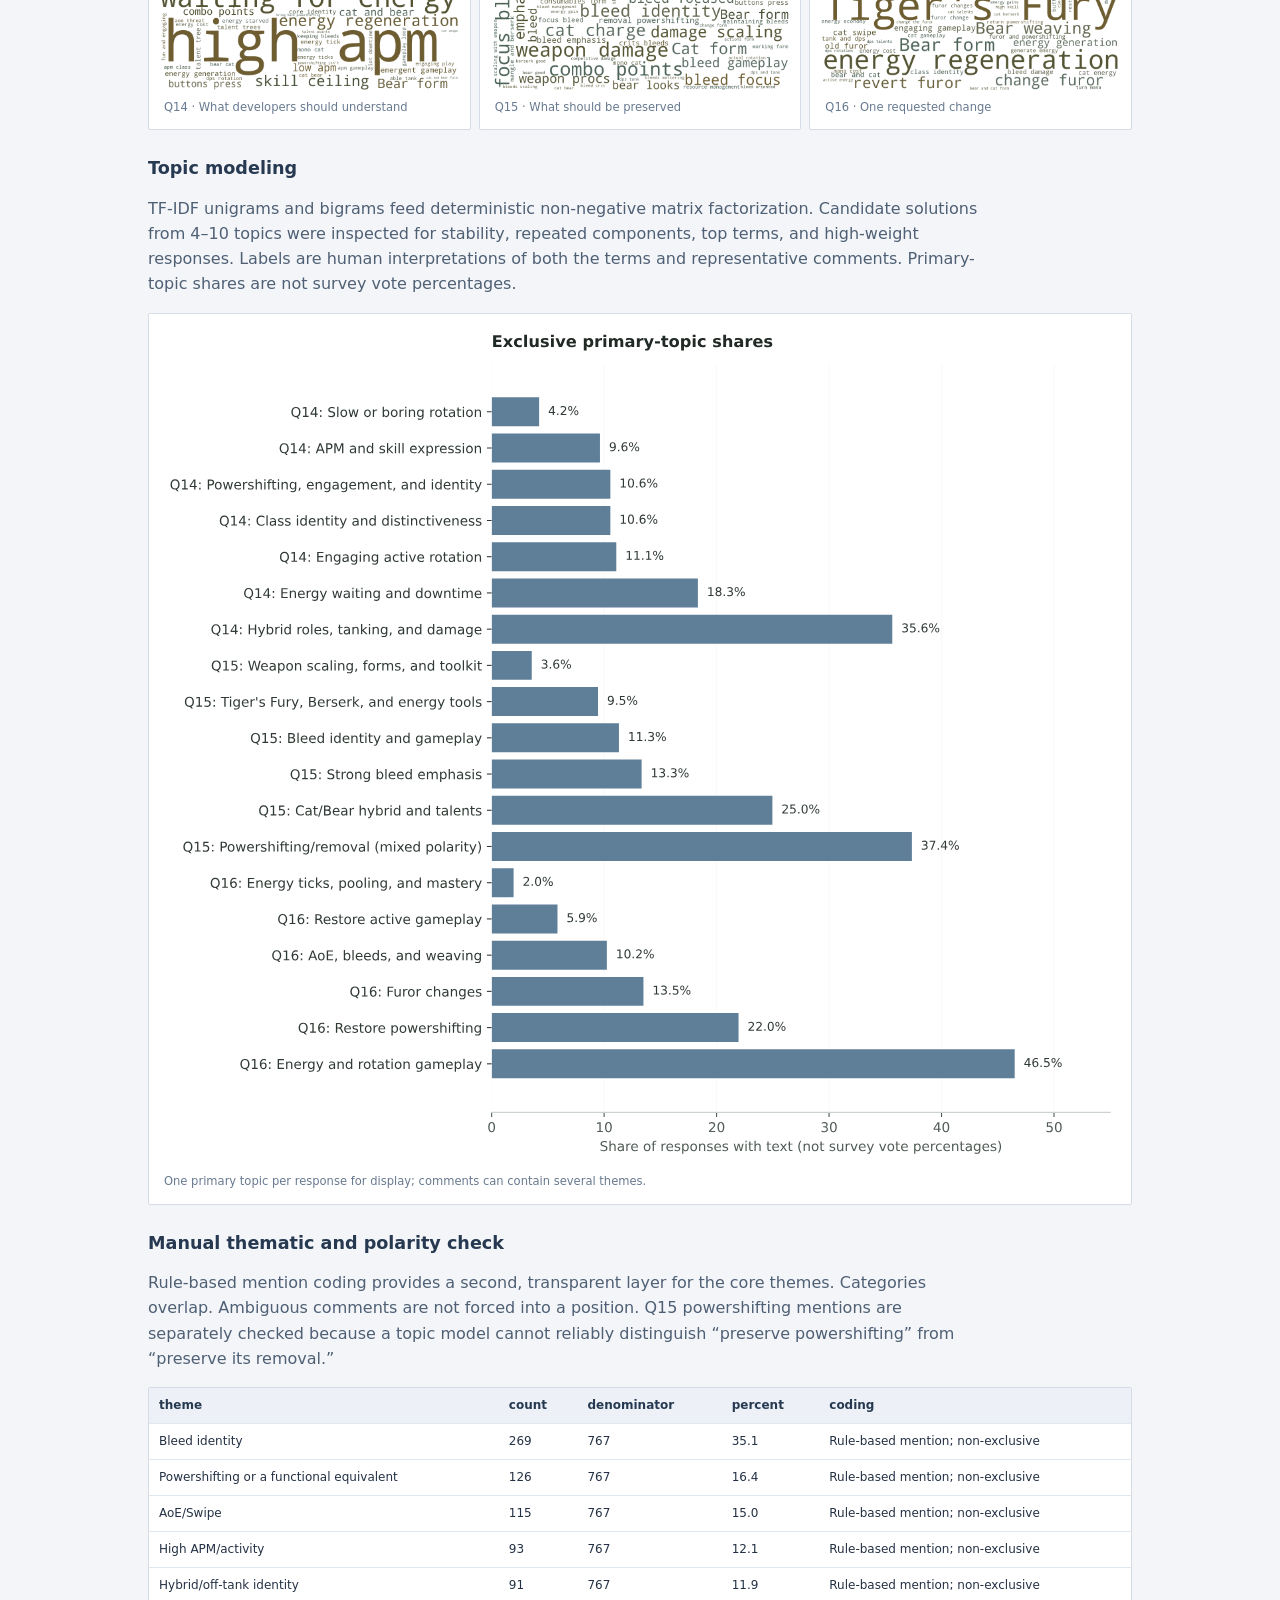
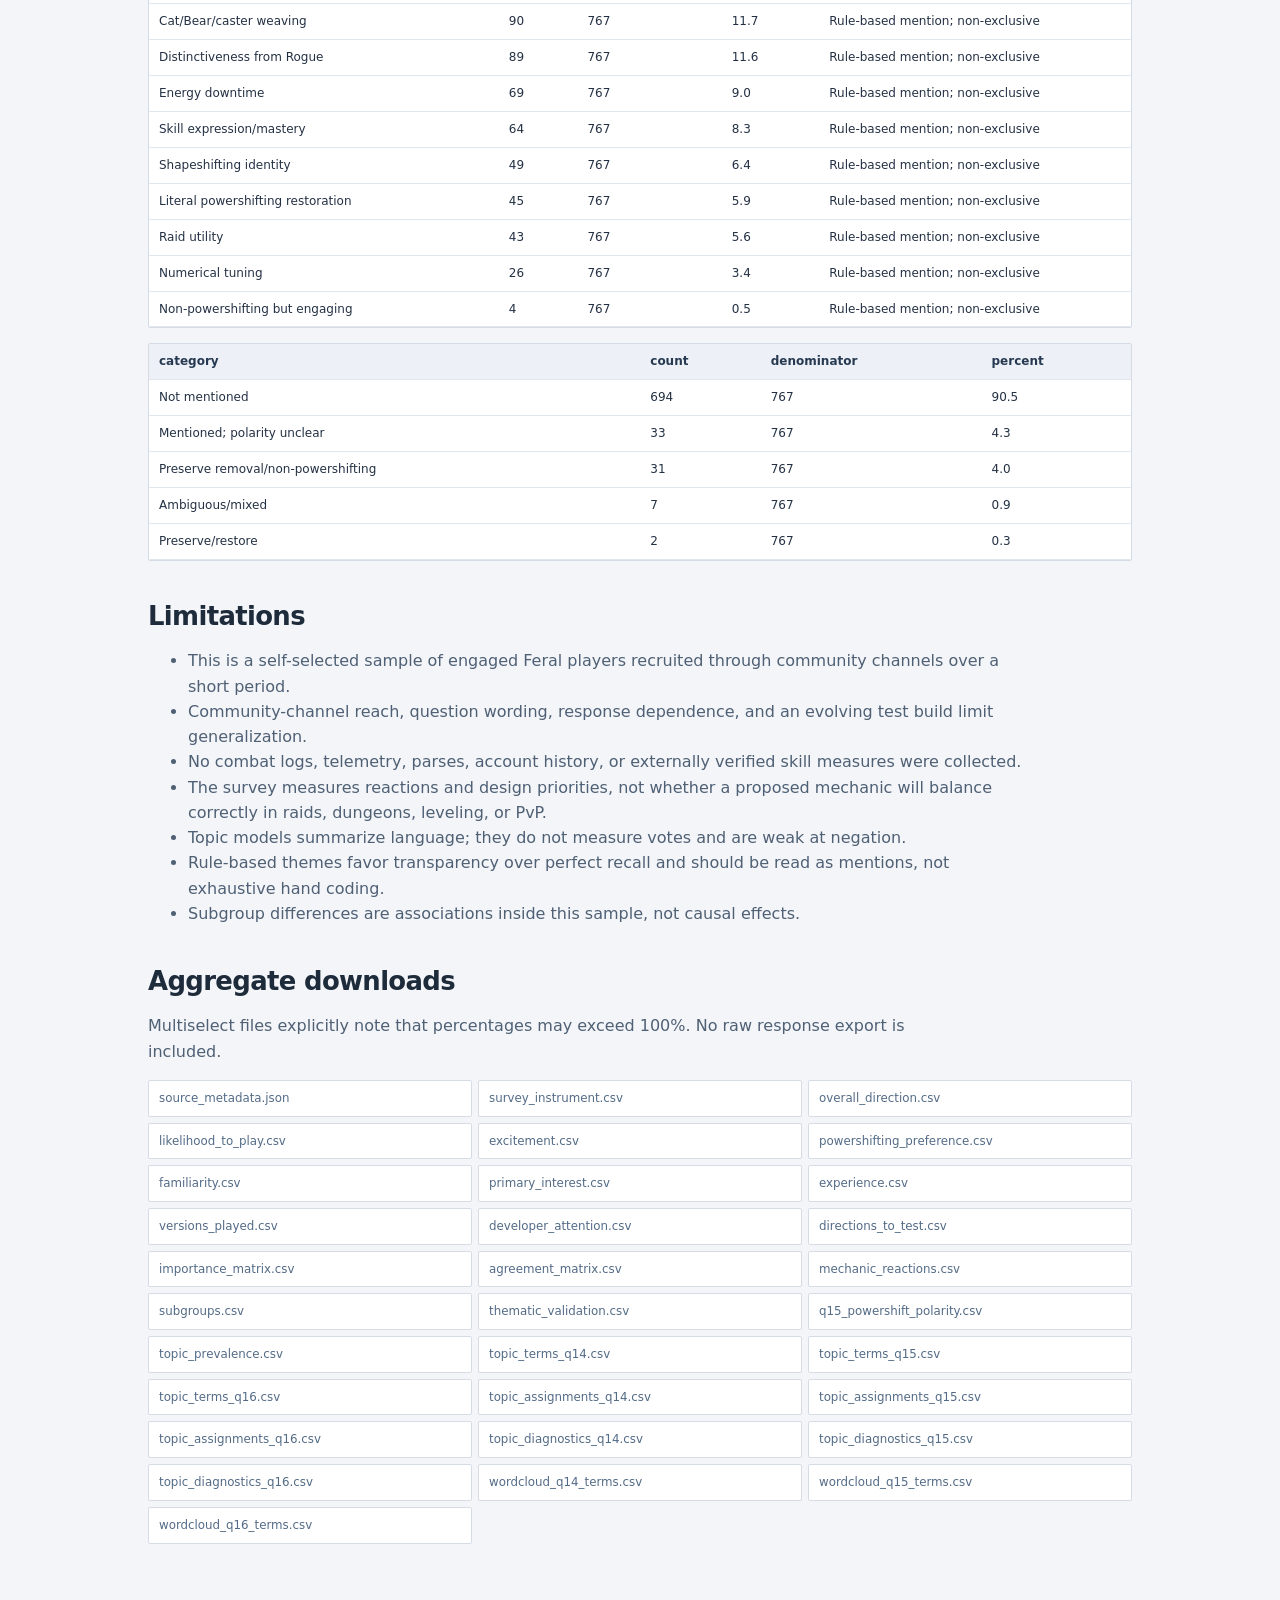
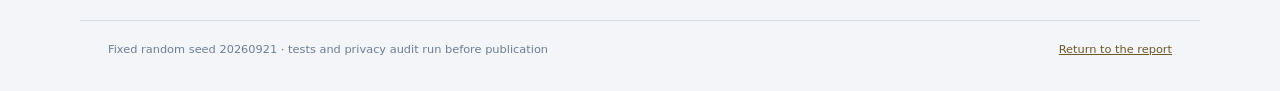
<file: analysis/methodology.html>
<!doctype html>
<html lang="en">
<head><meta charset="utf-8"><meta name="viewport" content="width=device-width,initial-scale=1"><title>Analysis Methods · Forever Toolkit</title><link rel="stylesheet" href="report.css"><link rel="stylesheet" href="../site-brand.css"><link rel="icon" type="image/png" href="../toolkit-logo.png">  <link rel="canonical" href="https://jvmes-wow.github.io/forever-toolkit/analysis/methodology.html">
  <meta name="description" content="Methods, survey questions, limitations, and aggregate downloads behind the WoW Forever Feral community analysis. Raw responses remain private.">
  <meta property="og:type" content="article">
  <meta property="og:site_name" content="Forever Toolkit">
  <meta property="og:title" content="Analysis Methods · Forever Toolkit">
  <meta property="og:description" content="Methods, survey questions, limitations, and aggregate downloads behind the WoW Forever Feral community analysis. Raw responses remain private.">
  <meta property="og:url" content="https://jvmes-wow.github.io/forever-toolkit/analysis/methodology.html">
  <meta property="og:image" content="https://jvmes-wow.github.io/forever-toolkit/analysis/og-methods.png?v=20261007-hyjal">
  <meta property="og:image:secure_url" content="https://jvmes-wow.github.io/forever-toolkit/analysis/og-methods.png?v=20261007-hyjal">
  <meta property="og:image:type" content="image/png">
  <meta property="og:image:width" content="1200">
  <meta property="og:image:height" content="630">
  <meta property="og:image:alt" content="Forever Toolkit research methods, with survey instrument, analysis rules, limitations, and aggregate downloads.">
  <meta name="twitter:card" content="summary_large_image">
  <meta name="twitter:title" content="Analysis Methods · Forever Toolkit">
  <meta name="twitter:description" content="Methods, survey questions, limitations, and aggregate downloads behind the WoW Forever Feral community analysis. Raw responses remain private.">
  <meta name="twitter:image" content="https://jvmes-wow.github.io/forever-toolkit/analysis/og-methods.png?v=20261007-hyjal">
  <meta name="twitter:image:alt" content="Forever Toolkit research methods, with survey instrument, analysis rules, limitations, and aggregate downloads.">
</head>
<body class="toolkit-research">
<header class="topbar toolkit-header"><a class="brand toolkit-brand" href="../" aria-label="Forever Toolkit home"><img src="../toolkit-logo.png" width="38" height="38" alt=""><strong>Forever Toolkit</strong></a><nav class="toolkit-nav" aria-label="Main navigation"><a href="../">Home</a><a href="../talents.html">Talents</a><a href="../abilities.html">Spellbook</a><a href="../raid.html">Raid</a><a href="./" aria-current="page">Analysis</a></nav></header>
<main class="methods-main">
  <div class="research-tools"><a href="./">← Feral community analysis</a><span>Methods &amp; downloads</span></div>
  <section class="methods-hero"><p class="eyebrow">TRANSPARENCY WITHOUT THE DETOUR</p><h1>Methods, limitations &amp; downloads</h1><p class="deck">The public evidence, survey instrument, analysis rules, and aggregate outputs live here, separate from the main community story.</p><a class="ghost-button" href="./">← Back to the report</a></section>
  <section class="method-section panel"><h2>Source, timing, and privacy boundary</h2><ul><li><strong>Project author:</strong> JVMES, a participant in the referenced Druid Classic Discord discussion.</li><li><strong>Authoritative source:</strong> a private export of the survey response dataset maintained by the project author. The live response sheet is not publicly linked. Verification materials may be considered upon request, subject to respondent privacy and consent; raw respondent data are not publicly distributed.</li><li><strong>Collection period:</strong> September 20, 2026 at 10:01 AM through September 21, 2026 at 6:55 PM America/Chicago.</li><li><strong>Retrieved:</strong> September 21, 2026 at 6:57 PM CDT.</li><li><strong>Snapshot:</strong> 767 populated timestamp rows × 45 columns.</li><li><strong>Snapshot fingerprint (SHA-256):</strong> <code>92d6d4f690e1d638106f8e0ff5abc9b462ece246b87ca31fa06cb8cbbaa127ea</code>. This can confirm that a rerun used the same private export. It does not authenticate the collection process or reveal the responses.</li><li><strong>Restored report and aggregate outputs:</strong> <a href="https://github.com/JVMES-WOW/forever-toolkit/tree/main/analysis">public report files on GitHub</a>. The original analysis code remains in the private project archive; it is not included in this restored site.</li><li><strong>Privacy:</strong> raw responses and local snapshots are gitignored. Only aggregates, anonymous model weights, and permission-checked excerpts are public.</li></ul><p><strong>Design reference boundary:</strong> the survey asked about the “currently revealed” design available during the collection window; it did not collect a patch or build identifier. Results should be read as reactions to the public and test-build state respondents encountered on those dates, not to later revisions.</p><p>The local project also contains DiscordKit exports of the Druid Classic channels <strong>#forever-general</strong>, <strong>#forever-feral-dps</strong>, and <strong>#forever-feral-tank</strong>, covering discussion from September 12–20, 2026. A <a href="https://www.reddit.com/r/classicwow/comments/1wljuy6/">public r/classicwow announcement</a> documents how the survey was framed and circulated. These materials establish the author’s perspective and project context only. They are not part of the analyzed corpus, quoted, or counted.</p></section>
  <section class="method-section"><h2>Survey instrument and interpretation boundary</h2><p>The exact wording and response formats are provided below. Q8 contains an answer choice that explicitly names “comparable activity and meaningful resource decisions,” so Q8 alone cannot independently establish that those properties matter. The main interpretation is triangulated across the importance matrix (Q9), current-design agreement matrix (Q10), forced-priority selection (Q12), test-direction selection (Q13), and written responses (Q14–Q16).</p><details class="instrument"><summary>View all question wording and response options</summary><div class="table-scroll"><table class="dataframe data-table">
  <thead>
    <tr style="text-align: right;">
      <th>question</th>
      <th>wording</th>
      <th>item</th>
      <th>response_format</th>
      <th>response_options</th>
    </tr>
  </thead>
  <tbody>
    <tr>
      <td>Q1</td>
      <td>1. How familiar are you with the currently revealed Forever Feral design?</td>
      <td></td>
      <td>Single choice</td>
      <td>I have closely reviewed talents, abilities, footage, or theorycrafting; I have followed detailed community discussion; I have not seen enough to evaluate it; I have played the current test build; I have seen only a basic overview</td>
    </tr>
    <tr>
      <td>Q2</td>
      <td>2. Which versions of Feral have you played extensively? Select all that apply.</td>
      <td></td>
      <td>Multiple selection</td>
      <td>Cataclysm or later Classic; I have limited prior Feral experience; Original Vanilla / 2019 Classic; Private servers; Retail WoW; Season of Discovery; Season of Mastery / Hardcore; The Burning Crusade; Wrath of the Lich King</td>
    </tr>
    <tr>
      <td>Q3</td>
      <td>3. Which best describes your main interest in Forever Feral?</td>
      <td></td>
      <td>Single choice</td>
      <td>Bear tank in organized PvE; Cat DPS in organized PvE; Hybrid Cat/Bear or off-tank play; Leveling, dungeons, or casual PvE; PvP; Theorycrafting, even if I may not main Feral; Undecided / other</td>
    </tr>
    <tr>
      <td>Q4</td>
      <td>4. How would you describe your Feral experience level?</td>
      <td></td>
      <td>Single choice</td>
      <td>Experienced but primarily casual Feral player; High-end or competitive Feral player; I mainly play another Druid role/spec; I mainly play another class; New or prospective Feral player; Regular organized-raiding Feral player</td>
    </tr>
    <tr>
      <td>Q5</td>
      <td>5. Based on what is currently known, how do you feel about the direction of Forever Feral?</td>
      <td></td>
      <td>Single choice</td>
      <td>I do not yet have enough information to judge; Mixed / neutral; Somewhat negative; Somewhat positive; Very negative; Very positive</td>
    </tr>
    <tr>
      <td>Q6</td>
      <td>6. If Forever launched with the currently known design, how likely would you be to main or regularly play Feral?</td>
      <td></td>
      <td>Single choice</td>
      <td>Definitely would; Definitely would not; Not applicable; I did not expect to play Feral; Probably would; Probably would not; Unsure</td>
    </tr>
    <tr>
      <td>Q7</td>
      <td>7. Compared with Classic Feral, the currently known Forever Feral design makes me…</td>
      <td></td>
      <td>Single choice</td>
      <td>About equally excited; Much less excited; Much more excited to play Feral; Not enough experience/information to compare; Somewhat less excited; Somewhat more excited</td>
    </tr>
    <tr>
      <td>Q8</td>
      <td>8. Which statement is closest to your view of powershifting?</td>
      <td></td>
      <td>Single choice</td>
      <td>I do not need literal powershifting if another mechanic provides comparable activity and meaningful resource decisions.; I do not yet have enough information.; I have no strong preference.; I prefer a non-powershifting design, provided it remains engaging and has enough depth.; I prefer a slower, less input-intensive Feral rotation than Classic powershifting.; I specifically want Classic-style powershifting restored.</td>
    </tr>
    <tr>
      <td>Q9</td>
      <td>9. How important is each quality to your enjoyment of Feral?</td>
      <td>Frequent actions with little empty time</td>
      <td>Matrix, one choice per item</td>
      <td>Essential; Very important; Moderately important; Slightly important; Not important</td>
    </tr>
    <tr>
      <td>Q9</td>
      <td>9. How important is each quality to your enjoyment of Feral?</td>
      <td>Meaningful energy and resource decisions</td>
      <td>Matrix, one choice per item</td>
      <td>Essential; Very important; Moderately important; Slightly important; Not important</td>
    </tr>
    <tr>
      <td>Q9</td>
      <td>9. How important is each quality to your enjoyment of Feral?</td>
      <td>A high mastery ceiling</td>
      <td>Matrix, one choice per item</td>
      <td>Essential; Very important; Moderately important; Slightly important; Not important</td>
    </tr>
    <tr>
      <td>Q9</td>
      <td>9. How important is each quality to your enjoyment of Feral?</td>
      <td>Shifting between forms during combat</td>
      <td>Matrix, one choice per item</td>
      <td>Essential; Very important; Moderately important; Slightly important; Not important</td>
    </tr>
    <tr>
      <td>Q9</td>
      <td>9. How important is each quality to your enjoyment of Feral?</td>
      <td>Maintaining and timing bleeds</td>
      <td>Matrix, one choice per item</td>
      <td>Essential; Very important; Moderately important; Slightly important; Not important</td>
    </tr>
    <tr>
      <td>Q9</td>
      <td>9. How important is each quality to your enjoyment of Feral?</td>
      <td>Strong burst windows</td>
      <td>Matrix, one choice per item</td>
      <td>Essential; Very important; Moderately important; Slightly important; Not important</td>
    </tr>
    <tr>
      <td>Q9</td>
      <td>9. How important is each quality to your enjoyment of Feral?</td>
      <td>Competitive single-target damage</td>
      <td>Matrix, one choice per item</td>
      <td>Essential; Very important; Moderately important; Slightly important; Not important</td>
    </tr>
    <tr>
      <td>Q9</td>
      <td>9. How important is each quality to your enjoyment of Feral?</td>
      <td>Useful multi-target/AoE tools</td>
      <td>Matrix, one choice per item</td>
      <td>Essential; Very important; Moderately important; Slightly important; Not important</td>
    </tr>
    <tr>
      <td>Q9</td>
      <td>9. How important is each quality to your enjoyment of Feral?</td>
      <td>Raid utility or a clear reason to bring Feral</td>
      <td>Matrix, one choice per item</td>
      <td>Essential; Very important; Moderately important; Slightly important; Not important</td>
    </tr>
    <tr>
      <td>Q9</td>
      <td>9. How important is each quality to your enjoyment of Feral?</td>
      <td>Accessibility for players who prefer a simpler rotation</td>
      <td>Matrix, one choice per item</td>
      <td>Essential; Very important; Moderately important; Slightly important; Not important</td>
    </tr>
    <tr>
      <td>Q10</td>
      <td>10. How much do you agree with each statement about the currently known design?</td>
      <td>The rotation appears engaging enough to remain enjoyable over a full raid tier.</td>
      <td>Matrix, one choice per item</td>
      <td>Strongly agree; Agree; Neither; Disagree; Strongly disagree; Not enough information</td>
    </tr>
    <tr>
      <td>Q10</td>
      <td>10. How much do you agree with each statement about the currently known design?</td>
      <td>Feral appears to have enough meaningful moment-to-moment decisions.</td>
      <td>Matrix, one choice per item</td>
      <td>Strongly agree; Agree; Neither; Disagree; Strongly disagree; Not enough information</td>
    </tr>
    <tr>
      <td>Q10</td>
      <td>10. How much do you agree with each statement about the currently known design?</td>
      <td>The design appears to have an appropriate amount of downtime.</td>
      <td>Matrix, one choice per item</td>
      <td>Strongly agree; Agree; Neither; Disagree; Strongly disagree; Not enough information</td>
    </tr>
    <tr>
      <td>Q10</td>
      <td>10. How much do you agree with each statement about the currently known design?</td>
      <td>The design appears to offer enough room for player mastery.</td>
      <td>Matrix, one choice per item</td>
      <td>Strongly agree; Agree; Neither; Disagree; Strongly disagree; Not enough information</td>
    </tr>
    <tr>
      <td>Q10</td>
      <td>10. How much do you agree with each statement about the currently known design?</td>
      <td>A stronger bleed identity is appealing to me.</td>
      <td>Matrix, one choice per item</td>
      <td>Strongly agree; Agree; Neither; Disagree; Strongly disagree; Not enough information</td>
    </tr>
    <tr>
      <td>Q10</td>
      <td>10. How much do you agree with each statement about the currently known design?</td>
      <td>The current bleed emphasis appears active rather than passive.</td>
      <td>Matrix, one choice per item</td>
      <td>Strongly agree; Agree; Neither; Disagree; Strongly disagree; Not enough information</td>
    </tr>
    <tr>
      <td>Q10</td>
      <td>10. How much do you agree with each statement about the currently known design?</td>
      <td>The current design preserves Feral's shapeshifting identity.</td>
      <td>Matrix, one choice per item</td>
      <td>Strongly agree; Agree; Neither; Disagree; Strongly disagree; Not enough information</td>
    </tr>
    <tr>
      <td>Q10</td>
      <td>10. How much do you agree with each statement about the currently known design?</td>
      <td>The current design appears distinct from other melee specs.</td>
      <td>Matrix, one choice per item</td>
      <td>Strongly agree; Agree; Neither; Disagree; Strongly disagree; Not enough information</td>
    </tr>
    <tr>
      <td>Q10</td>
      <td>10. How much do you agree with each statement about the currently known design?</td>
      <td>Numerical tuning is a bigger concern for me than rotational design.</td>
      <td>Matrix, one choice per item</td>
      <td>Strongly agree; Agree; Neither; Disagree; Strongly disagree; Not enough information</td>
    </tr>
    <tr>
      <td>Q10</td>
      <td>10. How much do you agree with each statement about the currently known design?</td>
      <td>I would accept no DPS increase if a change made the rotation more engaging.</td>
      <td>Matrix, one choice per item</td>
      <td>Strongly agree; Agree; Neither; Disagree; Strongly disagree; Not enough information</td>
    </tr>
    <tr>
      <td>Q11</td>
      <td>11. What is your current reaction to each area?</td>
      <td>Furor and the loss/reduction of powershifting</td>
      <td>Matrix, one choice per item</td>
      <td>Very positive; Somewhat positive; Neutral; Somewhat negative; Very negative; Not enough information</td>
    </tr>
    <tr>
      <td>Q11</td>
      <td>11. What is your current reaction to each area?</td>
      <td>Energy generation and pooling</td>
      <td>Matrix, one choice per item</td>
      <td>Very positive; Somewhat positive; Neutral; Somewhat negative; Very negative; Not enough information</td>
    </tr>
    <tr>
      <td>Q11</td>
      <td>11. What is your current reaction to each area?</td>
      <td>Rip/Rake and the bleed emphasis</td>
      <td>Matrix, one choice per item</td>
      <td>Very positive; Somewhat positive; Neutral; Somewhat negative; Very negative; Not enough information</td>
    </tr>
    <tr>
      <td>Q11</td>
      <td>11. What is your current reaction to each area?</td>
      <td>Tiger's Fury</td>
      <td>Matrix, one choice per item</td>
      <td>Very positive; Somewhat positive; Neutral; Somewhat negative; Very negative; Not enough information</td>
    </tr>
    <tr>
      <td>Q11</td>
      <td>11. What is your current reaction to each area?</td>
      <td>Clearcasting / Omen of Clarity</td>
      <td>Matrix, one choice per item</td>
      <td>Very positive; Somewhat positive; Neutral; Somewhat negative; Very negative; Not enough information</td>
    </tr>
    <tr>
      <td>Q11</td>
      <td>11. What is your current reaction to each area?</td>
      <td>Combo points being stored on the player</td>
      <td>Matrix, one choice per item</td>
      <td>Very positive; Somewhat positive; Neutral; Somewhat negative; Very negative; Not enough information</td>
    </tr>
    <tr>
      <td>Q11</td>
      <td>11. What is your current reaction to each area?</td>
      <td>Berserk</td>
      <td>Matrix, one choice per item</td>
      <td>Very positive; Somewhat positive; Neutral; Somewhat negative; Very negative; Not enough information</td>
    </tr>
    <tr>
      <td>Q11</td>
      <td>11. What is your current reaction to each area?</td>
      <td>AoE / Swipe tools</td>
      <td>Matrix, one choice per item</td>
      <td>Very positive; Somewhat positive; Neutral; Somewhat negative; Very negative; Not enough information</td>
    </tr>
    <tr>
      <td>Q11</td>
      <td>11. What is your current reaction to each area?</td>
      <td>Cat/Bear/caster weaving possibilities</td>
      <td>Matrix, one choice per item</td>
      <td>Very positive; Somewhat positive; Neutral; Somewhat negative; Very negative; Not enough information</td>
    </tr>
    <tr>
      <td>Q11</td>
      <td>11. What is your current reaction to each area?</td>
      <td>The revealed talent structure</td>
      <td>Matrix, one choice per item</td>
      <td>Very positive; Somewhat positive; Neutral; Somewhat negative; Very negative; Not enough information</td>
    </tr>
    <tr>
      <td>Q12</td>
      <td>12. Which areas most need developer attention? Select up to three.</td>
      <td></td>
      <td>Multiple selection</td>
      <td>AoE; Bleed gameplay; Clearcasting/Omen; Combo-point generation/spending; Energy economy; Itemization/scaling; Not enough information; Nothing currently stands out; Powershifting/Furor; PvP; Raid utility/desirability; Rotation/activity level; Shapeshifting or weaving identity; Single-target damage/tuning; Talent design; Tiger's Fury</td>
    </tr>
    <tr>
      <td>Q13</td>
      <td>13. Which possible directions would you be open to testing? Select all that apply.</td>
      <td></td>
      <td>Multiple selection</td>
      <td>Add another active resource-conversion mechanic; Add intentional Cat/Bear/caster weaving incentives; Add more Clearcasting interactions; I would rather evaluate a complete build before choosing solutions; Increase passive energy generation; Let bleeds interact with energy or other active decisions; Preserve a slower rotation with fewer required inputs; Restore Classic-style powershifting; Use Tiger's Fury more frequently or allow gameplay-driven cooldown resets</td>
    </tr>
    <tr>
      <td>Q14</td>
      <td>14. What is the single most important thing you want the developers to understand about the current Feral design?</td>
      <td></td>
      <td>Open text</td>
      <td>Free response</td>
    </tr>
    <tr>
      <td>Q15</td>
      <td>15. What part of the current Forever Feral direction do you most want preserved?</td>
      <td></td>
      <td>Open text</td>
      <td>Free response</td>
    </tr>
    <tr>
      <td>Q16</td>
      <td>16. If you could change one mechanic or design decision, what would you change—and what player experience would that improve?</td>
      <td></td>
      <td>Open text</td>
      <td>Free response</td>
    </tr>
    <tr>
      <td>Q17</td>
      <td>17. May your written response be quoted anonymously in a community feedback report?</td>
      <td></td>
      <td>Single choice</td>
      <td>No, summarize it only in aggregate; Yes, it may be quoted anonymously</td>
    </tr>
  </tbody>
</table></div></details></section>
  <section class="method-section"><h2>Sample and data quality</h2><p>Valid responses are rows with populated timestamps, not allocated sheet rows. The snapshot contains <strong>0 exact duplicate answer rows</strong> and <strong>18 rows sharing a timestamp</strong>. Shared timestamps are possible in a rapid-response survey and are not treated as duplicates without matching answers; all were retained. “Not enough information” remains in every stated denominator.</p><div class="table-scroll"><table class="dataframe data-table">
  <thead>
    <tr style="text-align: right;">
      <th>question</th>
      <th>columns</th>
      <th>missing_cells</th>
      <th>respondents_with_any_missing</th>
      <th>respondents</th>
      <th>complete_percent</th>
    </tr>
  </thead>
  <tbody>
    <tr>
      <td>Q1</td>
      <td>1</td>
      <td>0</td>
      <td>0</td>
      <td>767</td>
      <td>100.0</td>
    </tr>
    <tr>
      <td>Q2</td>
      <td>1</td>
      <td>0</td>
      <td>0</td>
      <td>767</td>
      <td>100.0</td>
    </tr>
    <tr>
      <td>Q3</td>
      <td>1</td>
      <td>0</td>
      <td>0</td>
      <td>767</td>
      <td>100.0</td>
    </tr>
    <tr>
      <td>Q4</td>
      <td>1</td>
      <td>0</td>
      <td>0</td>
      <td>767</td>
      <td>100.0</td>
    </tr>
    <tr>
      <td>Q5</td>
      <td>1</td>
      <td>0</td>
      <td>0</td>
      <td>767</td>
      <td>100.0</td>
    </tr>
    <tr>
      <td>Q6</td>
      <td>1</td>
      <td>0</td>
      <td>0</td>
      <td>767</td>
      <td>100.0</td>
    </tr>
    <tr>
      <td>Q7</td>
      <td>1</td>
      <td>0</td>
      <td>0</td>
      <td>767</td>
      <td>100.0</td>
    </tr>
    <tr>
      <td>Q8</td>
      <td>1</td>
      <td>0</td>
      <td>0</td>
      <td>767</td>
      <td>100.0</td>
    </tr>
    <tr>
      <td>Q9</td>
      <td>10</td>
      <td>0</td>
      <td>0</td>
      <td>767</td>
      <td>100.0</td>
    </tr>
    <tr>
      <td>Q10</td>
      <td>10</td>
      <td>0</td>
      <td>0</td>
      <td>767</td>
      <td>100.0</td>
    </tr>
    <tr>
      <td>Q11</td>
      <td>10</td>
      <td>0</td>
      <td>0</td>
      <td>767</td>
      <td>100.0</td>
    </tr>
    <tr>
      <td>Q12</td>
      <td>1</td>
      <td>0</td>
      <td>0</td>
      <td>767</td>
      <td>100.0</td>
    </tr>
    <tr>
      <td>Q13</td>
      <td>1</td>
      <td>8</td>
      <td>8</td>
      <td>767</td>
      <td>99.0</td>
    </tr>
    <tr>
      <td>Q14</td>
      <td>1</td>
      <td>3</td>
      <td>3</td>
      <td>767</td>
      <td>99.6</td>
    </tr>
    <tr>
      <td>Q15</td>
      <td>1</td>
      <td>120</td>
      <td>120</td>
      <td>767</td>
      <td>84.4</td>
    </tr>
    <tr>
      <td>Q16</td>
      <td>1</td>
      <td>149</td>
      <td>149</td>
      <td>767</td>
      <td>80.6</td>
    </tr>
    <tr>
      <td>Q17</td>
      <td>1</td>
      <td>0</td>
      <td>0</td>
      <td>767</td>
      <td>100.0</td>
    </tr>
  </tbody>
</table></div></section>
  <section class="method-section"><h2>Subgroup comparisons</h2><p>Subgroup results are descriptive, not causal. Groups under 30 are omitted. Major proportions include Wilson 95% confidence intervals, which describe uncertainty within this self-selected sample rather than making it representative.</p><figure><img src="figures/subgroups.svg" alt="Dot and interval plot comparing negative reactions across major subgroups."><figcaption>Denominators appear in each label.</figcaption></figure><div class="table-scroll"><table class="dataframe data-table">
  <thead>
    <tr style="text-align: right;">
      <th>group</th>
      <th>outcome</th>
      <th>count</th>
      <th>denominator</th>
      <th>percent</th>
      <th>ci_low</th>
      <th>ci_high</th>
      <th>minimum_group_size</th>
    </tr>
  </thead>
  <tbody>
    <tr>
      <td>Cat DPS interest</td>
      <td>Negative direction</td>
      <td>261</td>
      <td>388</td>
      <td>67.3</td>
      <td>62.4</td>
      <td>71.7</td>
      <td>30</td>
    </tr>
    <tr>
      <td>Cat DPS interest</td>
      <td>Would play</td>
      <td>148</td>
      <td>388</td>
      <td>38.1</td>
      <td>33.4</td>
      <td>43.1</td>
      <td>30</td>
    </tr>
    <tr>
      <td>Cat DPS interest</td>
      <td>Less excited</td>
      <td>265</td>
      <td>388</td>
      <td>68.3</td>
      <td>63.5</td>
      <td>72.7</td>
      <td>30</td>
    </tr>
    <tr>
      <td>Bear tank interest</td>
      <td>Negative direction</td>
      <td>24</td>
      <td>97</td>
      <td>24.7</td>
      <td>17.2</td>
      <td>34.2</td>
      <td>30</td>
    </tr>
    <tr>
      <td>Bear tank interest</td>
      <td>Would play</td>
      <td>62</td>
      <td>97</td>
      <td>63.9</td>
      <td>54.0</td>
      <td>72.8</td>
      <td>30</td>
    </tr>
    <tr>
      <td>Bear tank interest</td>
      <td>Less excited</td>
      <td>25</td>
      <td>97</td>
      <td>25.8</td>
      <td>18.1</td>
      <td>35.3</td>
      <td>30</td>
    </tr>
    <tr>
      <td>Hybrid/off-tank interest</td>
      <td>Negative direction</td>
      <td>138</td>
      <td>227</td>
      <td>60.8</td>
      <td>54.3</td>
      <td>66.9</td>
      <td>30</td>
    </tr>
    <tr>
      <td>Hybrid/off-tank interest</td>
      <td>Would play</td>
      <td>112</td>
      <td>227</td>
      <td>49.3</td>
      <td>42.9</td>
      <td>55.8</td>
      <td>30</td>
    </tr>
    <tr>
      <td>Hybrid/off-tank interest</td>
      <td>Less excited</td>
      <td>147</td>
      <td>227</td>
      <td>64.8</td>
      <td>58.3</td>
      <td>70.7</td>
      <td>30</td>
    </tr>
    <tr>
      <td>High-end/competitive</td>
      <td>Negative direction</td>
      <td>275</td>
      <td>418</td>
      <td>65.8</td>
      <td>61.1</td>
      <td>70.2</td>
      <td>30</td>
    </tr>
    <tr>
      <td>High-end/competitive</td>
      <td>Would play</td>
      <td>185</td>
      <td>418</td>
      <td>44.3</td>
      <td>39.6</td>
      <td>49.1</td>
      <td>30</td>
    </tr>
    <tr>
      <td>High-end/competitive</td>
      <td>Less excited</td>
      <td>283</td>
      <td>418</td>
      <td>67.7</td>
      <td>63.1</td>
      <td>72.0</td>
      <td>30</td>
    </tr>
    <tr>
      <td>Regular raiding</td>
      <td>Negative direction</td>
      <td>150</td>
      <td>285</td>
      <td>52.6</td>
      <td>46.8</td>
      <td>58.4</td>
      <td>30</td>
    </tr>
    <tr>
      <td>Regular raiding</td>
      <td>Would play</td>
      <td>129</td>
      <td>285</td>
      <td>45.3</td>
      <td>39.6</td>
      <td>51.1</td>
      <td>30</td>
    </tr>
    <tr>
      <td>Regular raiding</td>
      <td>Less excited</td>
      <td>157</td>
      <td>285</td>
      <td>55.1</td>
      <td>49.3</td>
      <td>60.8</td>
      <td>30</td>
    </tr>
    <tr>
      <td>Casual/newer/other</td>
      <td>Negative direction</td>
      <td>25</td>
      <td>64</td>
      <td>39.1</td>
      <td>28.1</td>
      <td>51.3</td>
      <td>30</td>
    </tr>
    <tr>
      <td>Casual/newer/other</td>
      <td>Would play</td>
      <td>27</td>
      <td>64</td>
      <td>42.2</td>
      <td>30.9</td>
      <td>54.4</td>
      <td>30</td>
    </tr>
    <tr>
      <td>Casual/newer/other</td>
      <td>Less excited</td>
      <td>27</td>
      <td>64</td>
      <td>42.2</td>
      <td>30.9</td>
      <td>54.4</td>
      <td>30</td>
    </tr>
    <tr>
      <td>Played test build</td>
      <td>Negative direction</td>
      <td>218</td>
      <td>408</td>
      <td>53.4</td>
      <td>48.6</td>
      <td>58.2</td>
      <td>30</td>
    </tr>
    <tr>
      <td>Played test build</td>
      <td>Would play</td>
      <td>199</td>
      <td>408</td>
      <td>48.8</td>
      <td>44.0</td>
      <td>53.6</td>
      <td>30</td>
    </tr>
    <tr>
      <td>Played test build</td>
      <td>Less excited</td>
      <td>227</td>
      <td>408</td>
      <td>55.6</td>
      <td>50.8</td>
      <td>60.4</td>
      <td>30</td>
    </tr>
    <tr>
      <td>Reviewed/discussed only</td>
      <td>Negative direction</td>
      <td>220</td>
      <td>331</td>
      <td>66.5</td>
      <td>61.2</td>
      <td>71.3</td>
      <td>30</td>
    </tr>
    <tr>
      <td>Reviewed/discussed only</td>
      <td>Would play</td>
      <td>132</td>
      <td>331</td>
      <td>39.9</td>
      <td>34.7</td>
      <td>45.2</td>
      <td>30</td>
    </tr>
    <tr>
      <td>Reviewed/discussed only</td>
      <td>Less excited</td>
      <td>224</td>
      <td>331</td>
      <td>67.7</td>
      <td>62.5</td>
      <td>72.5</td>
      <td>30</td>
    </tr>
    <tr>
      <td>Classic-style powershifting</td>
      <td>Negative direction</td>
      <td>94</td>
      <td>111</td>
      <td>84.7</td>
      <td>76.8</td>
      <td>90.2</td>
      <td>30</td>
    </tr>
    <tr>
      <td>Classic-style powershifting</td>
      <td>Would play</td>
      <td>33</td>
      <td>111</td>
      <td>29.7</td>
      <td>22.0</td>
      <td>38.8</td>
      <td>30</td>
    </tr>
    <tr>
      <td>Classic-style powershifting</td>
      <td>Less excited</td>
      <td>97</td>
      <td>111</td>
      <td>87.4</td>
      <td>79.9</td>
      <td>92.3</td>
      <td>30</td>
    </tr>
    <tr>
      <td>Functional replacement</td>
      <td>Negative direction</td>
      <td>304</td>
      <td>451</td>
      <td>67.4</td>
      <td>62.9</td>
      <td>71.6</td>
      <td>30</td>
    </tr>
    <tr>
      <td>Functional replacement</td>
      <td>Would play</td>
      <td>180</td>
      <td>451</td>
      <td>39.9</td>
      <td>35.5</td>
      <td>44.5</td>
      <td>30</td>
    </tr>
    <tr>
      <td>Functional replacement</td>
      <td>Less excited</td>
      <td>333</td>
      <td>451</td>
      <td>73.8</td>
      <td>69.6</td>
      <td>77.7</td>
      <td>30</td>
    </tr>
    <tr>
      <td>Non-powershifting preference</td>
      <td>Negative direction</td>
      <td>46</td>
      <td>174</td>
      <td>26.4</td>
      <td>20.4</td>
      <td>33.4</td>
      <td>30</td>
    </tr>
    <tr>
      <td>Non-powershifting preference</td>
      <td>Would play</td>
      <td>105</td>
      <td>174</td>
      <td>60.3</td>
      <td>52.9</td>
      <td>67.3</td>
      <td>30</td>
    </tr>
    <tr>
      <td>Non-powershifting preference</td>
      <td>Less excited</td>
      <td>32</td>
      <td>174</td>
      <td>18.4</td>
      <td>13.3</td>
      <td>24.8</td>
      <td>30</td>
    </tr>
  </tbody>
</table></div></section>
  <section class="method-section"><h2>Written-response patterns</h2><p>The three questions were modeled separately. Phrase-cloud sizes use the number of distinct responses mentioning a two- or three-word phrase, not repetition inside one response. Generic fragments and survey boilerplate were removed, while domain phrases such as “Tiger’s Fury,” “energy pooling,” “skill expression,” and “Bear weaving” stay intact.</p><div class="cloud-grid"><figure><img src="figures/wordcloud-q14.png" alt="Phrase cloud for Q14, sized by distinct response mentions."><figcaption>Q14 · What developers should understand</figcaption></figure><figure><img src="figures/wordcloud-q15.png" alt="Phrase cloud for Q15, sized by distinct response mentions."><figcaption>Q15 · What should be preserved</figcaption></figure><figure><img src="figures/wordcloud-q16.png" alt="Phrase cloud for Q16, sized by distinct response mentions."><figcaption>Q16 · One requested change</figcaption></figure></div><h3>Topic modeling</h3><p>TF-IDF unigrams and bigrams feed deterministic non-negative matrix factorization. Candidate solutions from 4–10 topics were inspected for stability, repeated components, top terms, and high-weight responses. Labels are human interpretations of both the terms and representative comments. Primary-topic shares are not survey vote percentages.</p><figure><img src="figures/topic-prevalence.svg" alt="Bar chart of exclusive primary-topic shares for Q14, Q15, and Q16."><figcaption>One primary topic per response for display; comments can contain several themes.</figcaption></figure><h3>Manual thematic and polarity check</h3><p>Rule-based mention coding provides a second, transparent layer for the core themes. Categories overlap. Ambiguous comments are not forced into a position. Q15 powershifting mentions are separately checked because a topic model cannot reliably distinguish “preserve powershifting” from “preserve its removal.”</p><div class="table-scroll"><table class="dataframe data-table">
  <thead>
    <tr style="text-align: right;">
      <th>theme</th>
      <th>count</th>
      <th>denominator</th>
      <th>percent</th>
      <th>coding</th>
    </tr>
  </thead>
  <tbody>
    <tr>
      <td>Bleed identity</td>
      <td>269</td>
      <td>767</td>
      <td>35.1</td>
      <td>Rule-based mention; non-exclusive</td>
    </tr>
    <tr>
      <td>Powershifting or a functional equivalent</td>
      <td>126</td>
      <td>767</td>
      <td>16.4</td>
      <td>Rule-based mention; non-exclusive</td>
    </tr>
    <tr>
      <td>AoE/Swipe</td>
      <td>115</td>
      <td>767</td>
      <td>15.0</td>
      <td>Rule-based mention; non-exclusive</td>
    </tr>
    <tr>
      <td>High APM/activity</td>
      <td>93</td>
      <td>767</td>
      <td>12.1</td>
      <td>Rule-based mention; non-exclusive</td>
    </tr>
    <tr>
      <td>Hybrid/off-tank identity</td>
      <td>91</td>
      <td>767</td>
      <td>11.9</td>
      <td>Rule-based mention; non-exclusive</td>
    </tr>
    <tr>
      <td>Cat/Bear/caster weaving</td>
      <td>90</td>
      <td>767</td>
      <td>11.7</td>
      <td>Rule-based mention; non-exclusive</td>
    </tr>
    <tr>
      <td>Distinctiveness from Rogue</td>
      <td>89</td>
      <td>767</td>
      <td>11.6</td>
      <td>Rule-based mention; non-exclusive</td>
    </tr>
    <tr>
      <td>Energy downtime</td>
      <td>69</td>
      <td>767</td>
      <td>9.0</td>
      <td>Rule-based mention; non-exclusive</td>
    </tr>
    <tr>
      <td>Skill expression/mastery</td>
      <td>64</td>
      <td>767</td>
      <td>8.3</td>
      <td>Rule-based mention; non-exclusive</td>
    </tr>
    <tr>
      <td>Shapeshifting identity</td>
      <td>49</td>
      <td>767</td>
      <td>6.4</td>
      <td>Rule-based mention; non-exclusive</td>
    </tr>
    <tr>
      <td>Literal powershifting restoration</td>
      <td>45</td>
      <td>767</td>
      <td>5.9</td>
      <td>Rule-based mention; non-exclusive</td>
    </tr>
    <tr>
      <td>Raid utility</td>
      <td>43</td>
      <td>767</td>
      <td>5.6</td>
      <td>Rule-based mention; non-exclusive</td>
    </tr>
    <tr>
      <td>Numerical tuning</td>
      <td>26</td>
      <td>767</td>
      <td>3.4</td>
      <td>Rule-based mention; non-exclusive</td>
    </tr>
    <tr>
      <td>Non-powershifting but engaging</td>
      <td>4</td>
      <td>767</td>
      <td>0.5</td>
      <td>Rule-based mention; non-exclusive</td>
    </tr>
  </tbody>
</table></div><div class="table-scroll"><table class="dataframe data-table">
  <thead>
    <tr style="text-align: right;">
      <th>category</th>
      <th>count</th>
      <th>denominator</th>
      <th>percent</th>
    </tr>
  </thead>
  <tbody>
    <tr>
      <td>Not mentioned</td>
      <td>694</td>
      <td>767</td>
      <td>90.5</td>
    </tr>
    <tr>
      <td>Mentioned; polarity unclear</td>
      <td>33</td>
      <td>767</td>
      <td>4.3</td>
    </tr>
    <tr>
      <td>Preserve removal/non-powershifting</td>
      <td>31</td>
      <td>767</td>
      <td>4.0</td>
    </tr>
    <tr>
      <td>Ambiguous/mixed</td>
      <td>7</td>
      <td>767</td>
      <td>0.9</td>
    </tr>
    <tr>
      <td>Preserve/restore</td>
      <td>2</td>
      <td>767</td>
      <td>0.3</td>
    </tr>
  </tbody>
</table></div></section>
  <section class="method-section"><h2>Limitations</h2><ul><li>This is a self-selected sample of engaged Feral players recruited through community channels over a short period.</li><li>Community-channel reach, question wording, response dependence, and an evolving test build limit generalization.</li><li>No combat logs, telemetry, parses, account history, or externally verified skill measures were collected.</li><li>The survey measures reactions and design priorities, not whether a proposed mechanic will balance correctly in raids, dungeons, leveling, or PvP.</li><li>Topic models summarize language; they do not measure votes and are weak at negation.</li><li>Rule-based themes favor transparency over perfect recall and should be read as mentions, not exhaustive hand coding.</li><li>Subgroup differences are associations inside this sample, not causal effects.</li></ul></section>
  <section class="method-section" id="downloads"><h2>Aggregate downloads</h2><p>Multiselect files explicitly note that percentages may exceed 100%. No raw response export is included.</p><div class="download-grid"><a href="tables/source_metadata.json">source_metadata.json</a><a href="tables/survey_instrument.csv">survey_instrument.csv</a><a href="tables/overall_direction.csv">overall_direction.csv</a><a href="tables/likelihood_to_play.csv">likelihood_to_play.csv</a><a href="tables/excitement.csv">excitement.csv</a><a href="tables/powershifting_preference.csv">powershifting_preference.csv</a><a href="tables/familiarity.csv">familiarity.csv</a><a href="tables/primary_interest.csv">primary_interest.csv</a><a href="tables/experience.csv">experience.csv</a><a href="tables/versions_played.csv">versions_played.csv</a><a href="tables/developer_attention.csv">developer_attention.csv</a><a href="tables/directions_to_test.csv">directions_to_test.csv</a><a href="tables/importance_matrix.csv">importance_matrix.csv</a><a href="tables/agreement_matrix.csv">agreement_matrix.csv</a><a href="tables/mechanic_reactions.csv">mechanic_reactions.csv</a><a href="tables/subgroups.csv">subgroups.csv</a><a href="tables/thematic_validation.csv">thematic_validation.csv</a><a href="tables/q15_powershift_polarity.csv">q15_powershift_polarity.csv</a><a href="tables/topic_prevalence.csv">topic_prevalence.csv</a><a href="tables/topic_terms_q14.csv">topic_terms_q14.csv</a><a href="tables/topic_terms_q15.csv">topic_terms_q15.csv</a><a href="tables/topic_terms_q16.csv">topic_terms_q16.csv</a><a href="tables/topic_assignments_q14.csv">topic_assignments_q14.csv</a><a href="tables/topic_assignments_q15.csv">topic_assignments_q15.csv</a><a href="tables/topic_assignments_q16.csv">topic_assignments_q16.csv</a><a href="tables/topic_diagnostics_q14.csv">topic_diagnostics_q14.csv</a><a href="tables/topic_diagnostics_q15.csv">topic_diagnostics_q15.csv</a><a href="tables/topic_diagnostics_q16.csv">topic_diagnostics_q16.csv</a><a href="tables/wordcloud_q14_terms.csv">wordcloud_q14_terms.csv</a><a href="tables/wordcloud_q15_terms.csv">wordcloud_q15_terms.csv</a><a href="tables/wordcloud_q16_terms.csv">wordcloud_q16_terms.csv</a></div></section>
</main>
<footer class="page-foot"><span>Fixed random seed 20260921 · tests and privacy audit run before publication</span><a href="./">Return to the report</a></footer>
</body>
</html>
</file>
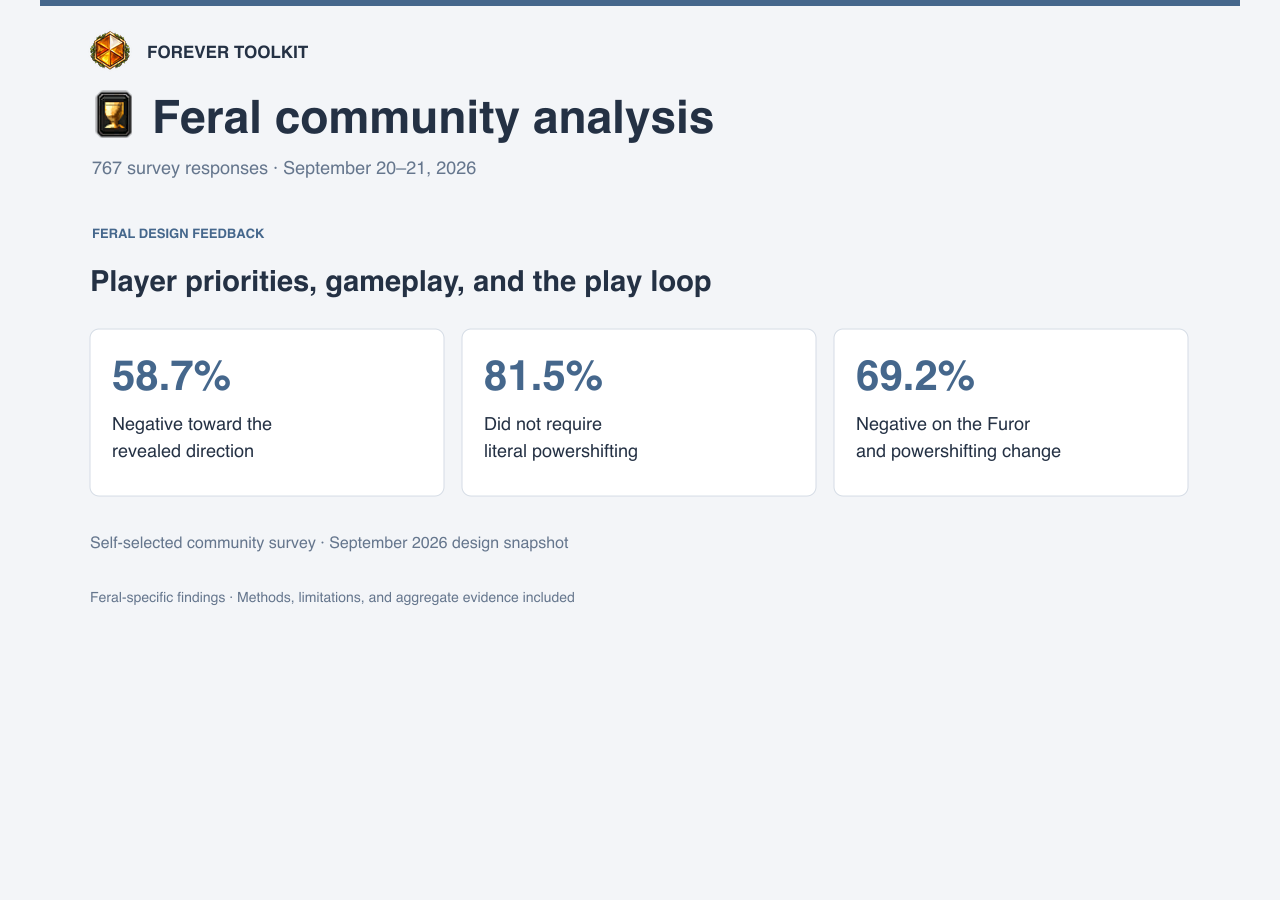
<file: analysis/social-preview.html>
<!doctype html>
<html lang="en">
<head>
  <meta charset="utf-8">
  <meta name="viewport" content="width=device-width,initial-scale=1">
  <meta name="robots" content="noindex, nofollow">
  <title>Analysis Share Preview · Forever Toolkit</title>
  <style>html,body{margin:0;min-height:100%;background:#f3f5f8}img{display:block;width:100%;max-width:1200px;height:auto;margin:auto}</style>
</head>
<body>
  <img src="og-report.png?v=20261007-hyjal" width="1200" height="630" alt="Forever Toolkit Feral community analysis: 767 survey responses, player priorities, design feedback, and methods.">
</body>
</html>
</file>
<file: home.css>
:root{color-scheme:dark;font-family:system-ui,-apple-system,BlinkMacSystemFont,"Segoe UI",sans-serif;color:var(--tk-text);background:var(--tk-bg);--accent:var(--tk-gold);--muted:var(--tk-muted);--line:var(--tk-line)}
*{box-sizing:border-box}body{margin:0;min-height:100vh}a{color:inherit}a:focus-visible{outline:2px solid var(--accent);outline-offset:4px}
.skip-link{position:absolute;top:-100px;left:16px;z-index:10;background:var(--accent);color:var(--tk-bg);padding:12px}.skip-link:focus{top:12px}
main{max-width:1180px;margin:0 auto;padding:0 30px 24px}.home-heading{min-height:174px;display:flex;align-items:center;justify-content:space-between;gap:28px;padding:30px 0}
body.toolkit-home .home-heading h1{font:400 clamp(32px,3.5vw,46px)/1.1 Georgia,serif;color:#f1e7d2;margin:0;max-width:12ch;text-wrap:balance;text-shadow:0 2px 15px #0008}
.home-classes{display:flex;gap:6px;flex-wrap:wrap;justify-content:flex-end;max-width:420px}.home-classes a{display:grid;place-items:center;width:40px;height:44px;border-bottom:1px solid #d8ac5744}.home-classes img{border:1px solid #938269;border-radius:2px;box-shadow:0 2px 5px #0008}.home-classes a:hover{border-color:var(--tk-gold);background:#10182280}
.tool-grid{display:grid;grid-template-columns:minmax(0,1fr);border-top:1px solid #b1a08066;background:#101822c9}
.tool-card{display:grid;grid-template-columns:minmax(0,1fr) 390px;gap:28px;min-height:112px;margin:0;padding:10px 16px 10px 22px;border:0;border-left:2px solid transparent;border-bottom:1px solid #8f9cac3d;text-decoration:none;background:transparent;align-items:center}
.tool-card:hover{background:#23344999;border-left-color:var(--tk-gold)}.tool-card:hover h2{color:var(--tk-gold-light)}
.tool-caption{grid-column:1;grid-row:1;display:flex;align-items:center;gap:20px;min-width:0}.tool-symbol{flex-shrink:0;width:40px;height:40px;fill:none;stroke:currentColor;stroke-width:1.75;stroke-linecap:round;stroke-linejoin:round;color:var(--tk-gold)}.tool-caption>div{min-width:0}
body.toolkit-home .tool-caption h2{font:400 24px/1.15 Georgia,serif;color:#ece2cf;margin:0}.tool-caption p{font-size:12px;line-height:1.5;color:var(--muted);margin:8px 0 0}
.tool-snapshot{grid-column:2;grid-row:1;display:block;width:100%;height:92px;object-fit:cover;object-position:left top;background:var(--tk-inset);border:0;border-radius:0;mask-image:linear-gradient(90deg,transparent,#000 13%);opacity:.8;filter:saturate(.65)}.tool-card:hover .tool-snapshot{opacity:1;filter:saturate(1)}

.page-foot{max-width:1120px;margin:0 auto;padding:0 0 28px;display:flex;justify-content:space-between;gap:16px;color:var(--tk-muted);font-size:10px}
@media(max-width:1180px){.page-foot{margin:0 30px}.tool-card{grid-template-columns:minmax(0,1fr) 32%;gap:18px}}
@media(max-width:700px){main{padding:0 16px 20px}.home-heading{min-height:178px;align-items:flex-start;flex-direction:column;justify-content:center;gap:18px;padding:26px 0}.home-heading h1{font-size:34px;max-width:none}.home-classes{gap:0;width:100%;max-width:390px;justify-content:space-between}.home-classes a{width:32px;height:38px}.home-classes img{width:26px;height:26px}
 .tool-card{grid-template-columns:minmax(0,1fr) 80px;gap:10px;min-height:106px;padding:12px 8px 12px 10px}.tool-snapshot{height:80px;mask-image:linear-gradient(90deg,transparent,#000 18%);opacity:.6;object-position:left top}.tool-caption{gap:12px}.tool-symbol{width:30px;height:30px}body.toolkit-home .tool-caption h2{font-size:20px}.tool-caption p{font-size:11px}.page-foot{margin:0 16px;flex-wrap:wrap;gap:8px}}
@media(max-width:360px){body.toolkit-home .tool-caption h2{font-size:18px}.tool-symbol{width:26px;height:26px}.tool-card{grid-template-columns:minmax(0,1fr) 56px}.home-heading h1{font-size:30px}}
</file>
<file: site-brand.css>
/*
 * Forever Toolkit theme. Loaded after each tool's layout stylesheet.
 * Hyjal at night: midnight surfaces, moonlit blue controls and muted gold.
 * Keep semantic class, talent, quality and chart colors in the tool styles.
 */
:root {
  --tk-font: system-ui, -apple-system, BlinkMacSystemFont, "Segoe UI", sans-serif;
  --tk-bg: #101822;
  --tk-header: #192533;
  --tk-panel: #192533;
  --tk-inset: #14202d;
  --tk-hover: #24364a;
  --tk-text: #dfe7ef;
  --tk-muted: #9dadbe;
  --tk-line: #314254;
  --tk-accent: #45678c;
  --tk-accent-hover: #51769d;
  --tk-accent-light: #a9c5e3;
  --tk-selected: #22354a;
  --tk-gold: #d8ac57;
  --tk-gold-light: #e8c786;
  --tk-amber: var(--tk-gold);
  --tk-amber-light: var(--tk-gold-light);
  --tk-vine: #83c9a6;
  --tk-radius: 8px;
}

/* One header, navigation order, type scale and mobile treatment on every page. */
.toolkit-header.topbar {
  box-sizing: border-box;
  position: relative;
  top: auto;
  z-index: 4;
  display: flex;
  align-items: center;
  justify-content: space-between;
  flex-wrap: nowrap;
  gap: 32px;
  width: 100%;
  height: 72px;
  min-height: 72px;
  margin: 0;
  padding: 0 28px;
  border: 0;
  border-bottom: 1px solid var(--tk-line);
  background: var(--tk-header);
  backdrop-filter: none;
  font-family: var(--tk-font);
}
.toolkit-header .brand.toolkit-brand {
  display: flex;
  align-items: center;
  gap: 11px;
  flex-shrink: 0;
  margin: 0;
  color: var(--tk-text);
  text-decoration: none;
}
.toolkit-header .brand.toolkit-brand img {
  display: block;
  width: 40px;
  height: 40px;
  object-fit: contain;
  border: 0;
  border-radius: 0;
  flex-shrink: 0;
}
.toolkit-header .brand.toolkit-brand strong {
  display: block;
  font: 650 17px/1.2 var(--tk-font);
  letter-spacing: -.3px;
  white-space: nowrap;
  color: var(--tk-text);
}
.toolkit-header nav.toolkit-nav {
  display: flex;
  align-items: stretch;
  align-self: stretch;
  justify-content: flex-end;
  order: 0;
  gap: 24px;
  width: auto;
  height: auto;
  margin: 0 0 0 auto;
}
.toolkit-header .toolkit-nav a {
  display: flex;
  align-items: center;
  justify-content: center;
  flex: 0 0 auto;
  min-height: 0;
  margin: 0;
  padding: 0;
  border: 0;
  border-bottom: 2px solid transparent;
  color: var(--tk-muted);
  font: 500 13px/1.2 var(--tk-font);
  letter-spacing: 0;
  text-decoration: none;
}
.toolkit-header .toolkit-nav a:hover,
.toolkit-header .toolkit-nav a[aria-current="page"] {
  color: var(--tk-accent-light);
  border-bottom-color: var(--tk-amber);
}
.toolkit-header a:focus-visible,
.toolkit-page :is(button,input,select,textarea,summary,a):focus-visible {
  outline: 2px solid var(--tk-amber);
  outline-offset: 4px;
}

/* Shared dark tool surfaces, retaining each tool's own responsive layout. */
body.toolkit-page {
  min-height: 100vh;
  --gold: var(--tk-amber);
  --green: var(--tk-vine);
  --accent: var(--tk-accent);
  --panel: var(--tk-panel);
  --line: var(--tk-line);
  --muted: var(--tk-muted);
  --text: var(--tk-text);
  color-scheme: dark;
  background: var(--tk-bg);
  color: var(--tk-text);
  font-family: var(--tk-font);
}
.toolkit-page :is(h1,h2,h3,h4) { font-family: var(--tk-font); }
.toolkit-page :is(.page-title h1,.calculator-actions h1) {
  margin: 0;
  font-size: 28px;
  font-weight: 650;
  letter-spacing: -.65px;
}
.toolkit-page :is(.section-head h2,.coverage-body h2) { font-size: 19px; font-weight: 600; }
.toolkit-page :is(.eyebrow,.section-head p,.inspector-head p) { color: var(--tk-amber); }
.toolkit-page :is(.page-foot,.empty,.rank-line,.effect-label,.scaling-note,.prerequisite,.capture-label) { color: var(--tk-muted); }
.toolkit-page :is(input:not([type=checkbox]):not([type=radio]),select,textarea) {
  background-color: var(--tk-inset);
  color: var(--tk-text);
  border-color: #ffffff26;
  font-family: var(--tk-font);
}
.toolkit-page :is(input[type=checkbox],input[type=radio]) { accent-color: var(--tk-accent); }
.toolkit-page .ghost { background: #ffffff05; border-color: #ffffff26; color: var(--tk-text); }
.toolkit-page .ghost:hover:not(:disabled) { background: var(--tk-hover); border-color: var(--tk-accent); }
.toolkit-page dialog { background: var(--tk-panel); color: var(--tk-text); border-color: var(--tk-accent); border-radius: var(--tk-radius); }
.toolkit-page dialog::backdrop { background: #101822bd; }
.toolkit-page .dialog-head h2 { font: 600 22px/1.25 var(--tk-font); }
.toolkit-page dialog p { color: var(--tk-muted); }
.toolkit-page :is(.actions,.dialog-actions) button:not(.ghost) { background: var(--tk-accent); color: var(--tk-text); border-color: var(--tk-accent-light); }

/* Talent calculator: tool controls belong below, not inside, global navigation. */
.calculator-actions { display: flex; align-items: center; gap: 16px; padding: 26px 0 10px; }
.calculator-actions .class-picker { margin-left: auto; color: var(--tk-muted); font-size: 11px; }
.calculator-actions .ghost { font-size: 12px; }
.toolkit-calculator :is(.tree-panel,.summary) { background: var(--tk-panel); border-color: var(--tk-line); }
.toolkit-calculator .tree-head h2 { font-family: var(--tk-font); font-size: 18px; font-weight: 600; }
.toolkit-calculator .tree-head>b { font-family: var(--tk-font); font-size: 24px; }
.toolkit-calculator .tree-head small { color: var(--tk-muted); }
.toolkit-calculator .tooltip { background: var(--tk-panel); border-color: var(--tk-accent); height: 380px; min-height: 380px; overflow-y: auto; scrollbar-gutter: stable; }
.calculator-presets { display: flex; align-items: center; flex-wrap: wrap; gap: 8px; padding: 10px 0 4px; }
.calculator-presets button { padding: 8px 11px; font-size: 11px; }
.saved-builds-heading { display: flex; align-items: center; justify-content: space-between; gap: 8px; }
.saved-builds-heading h2 { margin: 0; font-size: 14px; font-weight: 600; }
.saved-builds-heading button { padding: 7px 10px; font-size: 11px; }
.saved-builds #saved-build-list { display: grid; gap: 6px; padding: 0; margin: 13px 0 0; border: 0; max-height: 240px; overflow-y: auto; }
.saved-builds #saved-build-list li { display: block; padding: 0; }
.saved-builds #saved-build-list button { width: 100%; display: flex; align-items: center; justify-content: space-between; gap: 8px; padding: 10px; border: 1px solid var(--tk-line); border-radius: 5px; background: var(--tk-inset); color: var(--tk-text); text-decoration: none; }
.saved-builds #saved-build-list button span { overflow-wrap: anywhere; min-width: 0; }
.saved-builds #saved-build-list button small { color: var(--tk-muted); white-space: nowrap; font-size: 10px; }
.saved-builds #saved-build-list button:hover { background: var(--tk-hover); }
.saved-builds #saved-build-list button[aria-pressed="true"] { border-color: var(--tk-accent); background: var(--tk-selected); color: var(--tk-amber-light); }
.saved-builds #saved-build-state { min-height: 14px; margin: 8px 0 0; color: var(--tk-amber-light); font-size: 11px; }
.toolkit-calculator #saved-build-status { margin: 8px 0; color: var(--tk-amber-light); font-size: 11px; }
.toolkit-calculator #saved-build-status:empty { display: none; }
.toolkit-calculator #saved-build-name { display: block; width: 100%; border: 1px solid #ffffff26; border-radius: 6px; padding: 10px; margin-top: 8px; }
.toolkit-calculator #saved-build-name-label { margin-top: 18px; }
.toolkit-calculator #saved-build-replace-label { color: var(--tk-amber-light); }
.toolkit-calculator #saved-build-error { color: #edaaa0; }
.toolkit-calculator .tooltip h3 { font-family: var(--tk-font); font-weight: 600; color: var(--tk-amber-light); }
.toolkit-calculator .tooltip .effect { color: var(--tk-text); }
.toolkit-calculator .next-effect .effect { color: var(--tk-accent-light); }
.toolkit-calculator .node-name { background: var(--tk-panel); color: var(--tk-text); }
.toolkit-calculator .node.locked .node-name { color: var(--tk-muted); }
.toolkit-calculator .node.locked .orb { border-color: #435062; }
.toolkit-calculator .orb { background: var(--tk-inset); }
.toolkit-calculator .rank { background: var(--tk-inset); }
.toolkit-calculator :is(.points,.toolbar>span,.search-label,.split>div,.summary li button,.spell-details,.build-code-options summary) { color: var(--tk-muted); }
.toolkit-calculator .points b { font-family: var(--tk-font); color: var(--tk-amber-light); }
.toolkit-calculator .points b i { color: var(--tk-muted); }
.toolkit-calculator .meter i { background: var(--tk-amber); }
.toolkit-calculator .split b,.toolkit-calculator .summary li b { color: var(--tk-amber-light); }
.toolkit-calculator #status { color: var(--tk-amber-light); }

/* Abilities retain category colors, while rank tiles and tooltips share the shell. */
.toolkit-calculator #saved-build-dialog [hidden] { display: none !important; }
.toolkit-abilities :is(.trainer,.spellbook,.ability-tooltip) { background: var(--tk-panel); border-color: var(--tk-line); }
.toolkit-abilities .ability-tooltip { border-color: var(--tk-accent); color: var(--tk-text); }
.toolkit-abilities .tooltip-head h2 { font: 600 20px/1.2 var(--tk-font); color: var(--tk-amber-light); }
.toolkit-abilities .tooltip-description { color: var(--tk-text); }
.toolkit-abilities .level-grid>section { background: var(--tk-inset); border-color: var(--tk-line); }
.toolkit-abilities .level strong { font: 650 30px/1.2 var(--tk-font); color: var(--tk-amber-light); }
.toolkit-abilities .upgrade { background: var(--tk-panel); color: var(--tk-text); }
.toolkit-abilities .upgrade:hover { background: var(--tk-hover); }
.toolkit-abilities :is(.upgrade span,.level,.tooltip-head p) { color: var(--tk-muted); }
.toolkit-abilities .upgrade img { border-color: #485569; }

/* Raid retains class colors and covered/missing/conflict status distinctions. */
.toolkit-raid :is(.palette-panel,.groups-panel,.coverage-panel) { background: var(--tk-panel); border-color: var(--tk-line); }
.toolkit-raid .group-card { background: var(--tk-inset); border-color: var(--tk-line); }
.toolkit-raid :is(.spec-button,.coverage-row,.camp-choice,.camp-assignment,.name-action) { background: var(--tk-inset); }
.toolkit-raid .spec-button:hover { background: var(--tk-hover); }
.toolkit-raid .buff-chip { background: var(--tk-hover); color: var(--tk-text); }
.toolkit-raid :is(.group-head h3,.camp-head h4) { font-family: var(--tk-font); color: var(--tk-text); }
.toolkit-raid :is(.spec-button small,.player-info small,.coverage-copy small,.group-head span,.empty-coverage,.slot,.tag,.camp-head small,.camp-choice small,.raid-controls label,.section-head>span,.coverage-body>p) { color: var(--tk-muted); }
.toolkit-raid .coverage-tabs button.active { color: var(--tk-amber-light); border-color: var(--tk-amber); }
.toolkit-raid :is(.coverage-row.selected,.buff-chip.selected,.camp-choice.active) { border-color: var(--tk-amber); color: var(--tk-amber-light); }
.toolkit-raid .coverage-section h3 { color: var(--tk-amber-light); }
.toolkit-raid .camp-choice.active { background: var(--tk-selected); }
.toolkit-raid :is(.slot.drag-over,.buff-chip:hover,.coverage-row:hover) { border-color: var(--tk-accent); }
.toolkit-raid .slot.drag-over { background: var(--tk-selected); }
.toolkit-raid .coverage-icon { background: var(--tk-hover); color: var(--tk-gold); }
.toolkit-raid .player-card.selected { color: var(--tk-accent-light); }

/* The simulator has a separate context bar for its own controls. */
.sim-context { display: flex; align-items: center; gap: 18px; min-height: 48px; padding: 8px 28px; background: var(--tk-inset); border-bottom: 1px solid var(--tk-line); }
.sim-context .app-title { color: var(--tk-muted); }
.sim-context .app-title small { color: var(--tk-amber); }
.sim-context .settings-button { margin-left: auto; }
.toolkit-simulator .workbench-layout { min-height: calc(100vh - 120px); }
.toolkit-simulator #run { background: var(--tk-accent); color: var(--tk-text); border-color: var(--tk-accent-light); }
.toolkit-simulator #run:hover:not(:disabled) { background: var(--tk-accent-hover); }
.toolkit-simulator .sim-tabs button[aria-selected=true] { color: var(--tk-accent-light); border-bottom-color: var(--tk-gold); }
.toolkit-simulator #config input[readonly] { color: var(--tk-accent-light); background: var(--tk-inset); border-color: var(--tk-accent); }
.toolkit-simulator .talent-tree { background: linear-gradient(155deg,var(--tk-hover),var(--tk-inset) 65%); }
.toolkit-simulator .gear-item[aria-pressed="true"] { background: var(--tk-selected); border-color: var(--tk-accent-light); }
.toolkit-simulator #trade-chart svg { background: var(--tk-inset); }
.toolkit-simulator #trade-chart text { fill: var(--tk-muted); }
.toolkit-simulator #tradeoff-results>.table-wrap th { background: var(--tk-panel); }
.toolkit-simulator .mana-flow-row b,.toolkit-simulator .mana-net-flow { color: var(--tk-text); }

/* Research variation: same identity, quiet paper surfaces and no decorative glow. */
body.toolkit-research { color-scheme: light; background: #f3f5f8; color: #243144; font-family: var(--tk-font); --gold: #87662e; --blue: var(--tk-accent); --line: #d5dce5; }
.toolkit-research .research-tools { display: flex; justify-content: space-between; gap: 20px; padding: 22px 0 0; color: #667990; font-size: 12px; }
.toolkit-research .research-tools a { color: #45678c; text-decoration: none; }
.toolkit-research .research-tools a:hover { text-decoration: underline; text-underline-offset: 3px; }
.toolkit-research .research-tools a:focus-visible { outline: 2px solid #87662e; outline-offset: 4px; }
.toolkit-research .hero { padding-top: 36px; }
.toolkit-research .methods-hero { padding-top: 36px; }

@media (max-width: 800px) {
  .toolkit-header.topbar { height: auto !important; min-height: 110px; padding: 14px 20px 0 !important; flex-wrap: wrap; gap: 8px !important; }
  .toolkit-header .brand.toolkit-brand img { width: 36px; height: 36px; }
  .toolkit-header .brand.toolkit-brand strong { font-size: 16px; }
  .toolkit-header nav.toolkit-nav { width: 100%; height: 44px; justify-content: space-between; gap: 12px; margin: 0; }
  .toolkit-header .toolkit-nav a { padding: 0 !important; font-size: 12px; }
  .calculator-actions { flex-wrap: wrap; gap: 12px; padding-top: 22px; }
  .calculator-actions h1 { width: 100%; }
  .calculator-actions .class-picker { margin-left: 0; }
  .calculator-actions .ghost { margin-left: auto; }
  .toolkit-page :is(.page-title h1,.calculator-actions h1) { font-size: 25px; }
  .sim-context { padding: 8px 20px; }
  .sim-context .app-title { display: flex; gap: 8px; font-size: 9px; letter-spacing: 1px; }
  .sim-context .app-title small { font-size: 8px; }
  .toolkit-research .research-tools { flex-wrap: wrap; gap: 8px; }
}

/* The added Leveling destination scrolls within the narrow tool header.
   Research retains its existing five-link header without any changes. */
@media (max-width: 380px) {
  body.toolkit-page .toolkit-header nav.toolkit-nav { min-width: 0; overflow-x: auto; justify-content: flex-start; }
  body.toolkit-page .toolkit-header .toolkit-nav a { flex-shrink: 0; }
}
@media (prefers-reduced-motion: reduce) {
  .toolkit-page * { scroll-behavior: auto; }
}

/* Tool workspaces, October 2026. Every selector is scoped to toolkit-page;
 * research deliberately retains the shared defaults above, including its header. */
body.toolkit-page { --tool-heading: #e8dfcc; --tk-radius: 4px; }
body.toolkit-page .toolkit-header.topbar { height: 60px; min-height: 60px; background: var(--tk-bg); }
body.toolkit-page .toolkit-header .brand.toolkit-brand strong { font-weight: 600; letter-spacing: 0; }
body.toolkit-page .toolkit-header .brand.toolkit-brand img { width: 36px; height: 36px; }
body.toolkit-page :is(main>h1,.calculator-actions h1,.spellbook-title h1,.page-title h1,.view-heading h1) {
  font: 400 30px/1.2 Georgia, 'Times New Roman', serif;
  letter-spacing: -.45px; color: var(--tool-heading);
}
body.toolkit-page :is(button,input:not([type=checkbox]):not([type=radio]),select,textarea) { border-radius: 3px; }
body.toolkit-page :is(input[type=number],dd,.points,.rank,table,.sidebar-result,.damage-hero,.summary-card,.comparison-delta) { font-variant-numeric: tabular-nums; }
body.toolkit-page :is(.ghost,.settings-button) { box-shadow: none; }

/* Talents: a compact control rail above the board, not a second hero. */
body.toolkit-calculator .calculator-actions { padding: 20px 0 12px; gap: 22px; }
body.toolkit-calculator .calculator-actions h1 { margin-right: auto; }
body.toolkit-calculator .calculator-actions .class-picker { margin-left: 0; }
body.toolkit-calculator .calculator-actions .points { width: 160px; display: grid; grid-template-columns: 1fr auto; gap: 2px 8px; align-items: center; text-align: left; }
body.toolkit-calculator .calculator-actions .points>span { font-size: 11px; text-transform: none; letter-spacing: 0; }
body.toolkit-calculator .calculator-actions .points b { font: 600 20px/1.2 var(--tk-font); }
body.toolkit-calculator .calculator-actions .points b i { font-size: 12px; }
body.toolkit-calculator .calculator-actions :is(.meter,.points small) { grid-column: 1/-1; margin: 0; }
body.toolkit-calculator .calculator-actions .points small { font-size: 10px; }
body.toolkit-calculator .calculator-actions .meter { height: 3px; margin: 2px 0; }
body.toolkit-calculator .calculator-bar { padding: 0; gap: 0; }
body.toolkit-calculator .toolbar { gap: 9px; }
body.toolkit-calculator .toolbar .editing-hint { display: block; margin-left: auto; font-size: 11px; }
body.toolkit-calculator #status { margin: 4px 0; min-height: 18px; }
body.toolkit-calculator .trees { --row-height: clamp(76px,calc((100dvh - 220px)/7),92px); }
body.toolkit-calculator .tree-panel { border-radius: 3px; background: color-mix(in srgb,var(--tree) 4%,var(--tk-inset)); border-color: color-mix(in srgb,var(--tree) 22%,var(--tk-line)); }
body.toolkit-calculator .tree-head { background: transparent; padding: 12px; margin-bottom: 4px; }
body.toolkit-calculator .tree-head h2 { font: 400 20px/1.2 Georgia, 'Times New Roman', serif; color: var(--tool-heading); }
body.toolkit-calculator :is(.tree-icon,.orb,.orb img) { border-radius: 2px; }
body.toolkit-calculator .node-name { background: transparent; }
body.toolkit-calculator .node.learned .orb { box-shadow: none; }
body.toolkit-calculator :is(.tooltip,.summary) { border-radius: 3px; box-shadow: none; }
body.toolkit-calculator .tooltip { background: var(--tk-inset); border-color: #887347; }
body.toolkit-calculator .saved-builds { background: transparent; border: 0; border-top: 1px solid var(--tk-line); padding: 18px 0 0; }
body.toolkit-calculator .saved-builds #saved-build-list button { border: 0; border-left: 2px solid transparent; border-radius: 0; }
body.toolkit-calculator .saved-builds #saved-build-list button[aria-pressed=true] { border-left-color: var(--tk-gold); }

/* Spellbook: one list surface and a stable, tooltip-like inspector. */
body.toolkit-spellbook .spellbook-page { padding-top: 22px; }
body.toolkit-spellbook .spellbook-title { margin-bottom: 16px; }
body.toolkit-spellbook .spell-classes { gap: 5px; padding-bottom: 14px; margin-bottom: 16px; border-bottom: 1px solid var(--tk-line); }
body.toolkit-spellbook .class-choice { border: 0; border-bottom: 2px solid transparent; background: transparent; border-radius: 0; }
body.toolkit-spellbook .class-choice[aria-pressed=true] { border-bottom-color: var(--tk-gold); background: var(--tk-selected); }
body.toolkit-spellbook .spell-specs { margin-bottom: 12px; }
body.toolkit-spellbook .spell-list { height: calc(100dvh - 285px); padding-right: 5px; }
body.toolkit-spellbook .spell-group h2 { text-transform: none; letter-spacing: 0; font-size: 13px; padding: 10px 0; }
body.toolkit-spellbook .spell-rows { gap: 0; }
body.toolkit-spellbook .spell-row { border: 0; border-bottom: 1px solid var(--tk-line); border-left: 2px solid transparent; border-radius: 0; background: transparent; padding: 7px 10px; min-height: 54px; }
body.toolkit-spellbook .spell-row:hover { background: var(--tk-inset); }
body.toolkit-spellbook .spell-row[aria-pressed=true] { border-left-color: var(--tk-gold); background: var(--tk-selected); }
body.toolkit-spellbook :is(.spell-row img,.spell-detail-head img,.class-choice img) { border-radius: 2px; }
body.toolkit-spellbook .spell-detail { border-color: #887347; border-radius: 3px; background: var(--tk-inset); padding: 22px; min-height: 0; }
body.toolkit-spellbook .rank-count { display: block; font-size: 11px; }
body.toolkit-spellbook .row-arrow { display: none; }
body.toolkit-spellbook .spell-facts dt { text-transform: none; letter-spacing: 0; font-size: 11px; }
body.toolkit-spellbook .rank-controls button { min-width: 32px; height: 34px; }

/* Raid: party borders carry the structure; coverage is a list, not nested cards. */
body.toolkit-raid .page-title { padding: 22px 0 18px; align-items: center; }
body.toolkit-raid .groups-panel { padding: 0; border: 0; border-radius: 0; background: transparent; }
body.toolkit-raid .groups-panel>.section-head { min-height: 26px; margin-bottom: 10px; }
body.toolkit-raid #groups-title { font: 500 14px var(--tk-font); color: var(--tk-muted); }
body.toolkit-raid .group-card { background: var(--tk-panel); border-radius: 3px; padding: 12px; }
body.toolkit-raid .group-head h3 { font: 400 18px Georgia, 'Times New Roman', serif; color: var(--tool-heading); }
body.toolkit-raid .palette-panel { border: 0; border-right: 1px solid var(--tk-line); border-radius: 0; background: transparent; padding: 0 16px 0 0; }
body.toolkit-raid .palette-panel .section-head h2 { font-size: 15px; }
body.toolkit-raid .spec-button { background: transparent; border: 0; border-left: 2px solid transparent; border-radius: 0; min-height: 42px; }
body.toolkit-raid .spec-button:hover { background: var(--tk-inset); border-left-color: var(--class); }
body.toolkit-raid .slot { min-height: 48px; height: auto; border-radius: 2px; }
body.toolkit-raid .slot:has(.player-card) { border: 1px solid transparent; border-bottom-color: var(--tk-line); }
body.toolkit-raid .slot.drag-over { border-color: var(--tk-gold); }
body.toolkit-raid :is(.player-info b,.spec-button b) { font-size: 12px; }
body.toolkit-raid .coverage-panel { background: transparent; border: 0; border-left: 1px solid var(--tk-line); border-radius: 0; }
body.toolkit-raid .coverage-body { padding: 16px; }
body.toolkit-raid .coverage-row { background: transparent; border: 0; border-left: 2px solid transparent; border-bottom: 1px solid var(--tk-line); border-radius: 0; margin: 0; min-height: 46px; }
body.toolkit-raid .coverage-row.selected { border-left-color: var(--tk-gold); background: var(--tk-selected); }
body.toolkit-raid .coverage-row:hover { background: var(--tk-inset); }
body.toolkit-raid .coverage-copy b { font-size: 11px; }
body.toolkit-raid :is(.remove-player,.rename-player) { min-width: 30px; min-height: 32px; }

/* Simulator: results precede saved-run management, with fewer nested surfaces. */
body.toolkit-simulator .sim-context { min-height: 40px; padding: 5px 24px; background: var(--tk-bg); }
body.toolkit-simulator .sim-context .app-title { font-size: 14px; letter-spacing: 0; text-transform: none; color: var(--tool-heading); }
body.toolkit-simulator .sim-context .app-title small { font-size: 10px; letter-spacing: 0; padding: 2px 6px; border-radius: 2px; }
body.toolkit-simulator .workbench-layout { min-height: calc(100vh - 100px); }
body.toolkit-simulator .sim-sidebar { padding-top: 18px; }
body.toolkit-simulator .sim-tabs { background: var(--tk-bg); padding-top: 0; }
body.toolkit-simulator .sim-tabs button { padding-top: 13px; padding-bottom: 12px; }
body.toolkit-simulator .run-status { padding-top: 10px; }
body.toolkit-simulator .view-container { padding-top: 14px; }
body.toolkit-simulator .view-heading { margin-bottom: 14px; }
body.toolkit-simulator .view-heading h1 { margin-bottom: 0; }
body.toolkit-simulator .view-heading .eyebrow { display: none; }
body.toolkit-simulator :is(.panel,.summary-card,.rotation-clip-rule) { border-radius: 3px; }
body.toolkit-simulator .panel { background: transparent; border: 0; border-top: 1px solid var(--tk-line); padding: 18px 0; }
body.toolkit-simulator .panel .panel { border: 0; }
body.toolkit-simulator #damage-results { background: var(--tk-panel); border: 1px solid var(--tk-line); padding: 22px; }
body.toolkit-simulator .damage-hero { margin-bottom: 18px; }
body.toolkit-simulator .damage-hero .eyebrow { text-transform: none; letter-spacing: 0; font-size: 12px; color: var(--tk-muted); }
body.toolkit-simulator .summary-card { background: transparent; border: 0; border-top: 1px solid var(--tk-line); padding: 14px 0; }
body.toolkit-simulator .summary-card span { font-size: 11px; text-transform: none; letter-spacing: 0; }
body.toolkit-simulator .overview-bottom .eyebrow { display: none; }
body.toolkit-simulator .subtabs { margin-bottom: 12px; }
body.toolkit-simulator .subtabs button { border-radius: 0; border: 0; border-bottom: 2px solid transparent; }
body.toolkit-simulator .subtabs button[aria-selected=true] { background: transparent; border-bottom-color: var(--tk-gold); }
body.toolkit-simulator .comparison-toolbar { background: transparent; border: 0; border-top: 1px solid var(--tk-line); border-radius: 0; margin: 24px 0 0; padding: 14px 0; }
body.toolkit-simulator .comparison-run-details { margin: 0; }
body.toolkit-simulator .comparison-run-details>summary { font-size: 12px; min-height: 32px; padding: 8px 0; }
body.toolkit-simulator .comparison-headline:empty { display: none; }
body.toolkit-simulator #comparison-persistence:empty { display: none; }
body.toolkit-simulator .dps-comparison { padding: 0 0 16px; border-top: 0; border-bottom: 1px solid var(--tk-line); }
body.toolkit-simulator .result-actions { display: flex; gap: 8px; flex-wrap: wrap; }
body.toolkit-simulator .result-actions button { padding: 8px 10px; font-size: 11px; }
body.toolkit-simulator :is(.gear-item,.gear-slot,.buff-card,.talent-tree) { border-radius: 3px; }

@media(max-width:1000px) {
  body.toolkit-calculator .calculator-actions { gap: 14px; }
  body.toolkit-calculator .calculator-actions h1 { font-size: 26px; }
  body.toolkit-calculator .toolbar .editing-hint { font-size: 10px; }
}
@media(max-width:800px) {
  body.toolkit-page .toolkit-header.topbar { height: auto; min-height: 110px; }
  body.toolkit-calculator .calculator-actions { display: grid; grid-template-columns: minmax(0,1fr) auto; padding-top: 18px; gap: 12px; }
  body.toolkit-calculator .calculator-actions h1 { width: auto; grid-column: 1; margin: 0; }
  body.toolkit-calculator .calculator-actions .points { grid-column: 2; grid-row: 1; width: 130px; }
  body.toolkit-calculator .calculator-actions .class-picker { grid-column: 1; }
  body.toolkit-calculator .calculator-actions #share { grid-column: 2; margin: 0; }
  body.toolkit-calculator .toolbar { flex-wrap: wrap; }
  body.toolkit-calculator .toolbar .editing-hint { width: 100%; margin: 4px 0 0; }
  body.toolkit-calculator .search-label { min-width: 0; }
  body.toolkit-calculator .search-label input { width: 100%; }
  body.toolkit-calculator .tree-head h2 { font-size: 18px; }
  body.toolkit-raid .palette-panel { padding: 0; border-right: 0; border-bottom: 1px solid var(--tk-line); }
  body.toolkit-raid .coverage-panel { border-left: 0; border-top: 1px solid var(--tk-line); }
}
@media(max-width:700px) {
  body.toolkit-page :is(main>h1,.spellbook-title h1,.page-title h1,.view-heading h1) { font-size: 27px; }
  body.toolkit-raid .page-title { align-items: flex-start; gap: 16px; }
  body.toolkit-spellbook .spell-list { height: auto; max-height: 300px; min-height: 80px; }
  body.toolkit-spellbook .spell-detail { padding: 18px; scroll-margin-top: 12px; }
  body.toolkit-spellbook .rank-controls button { min-width: 34px; height: 36px; }
  body.toolkit-spellbook .spell-jump { display: inline-block; padding: 10px 0; color: var(--tk-accent-light); font-size: 12px; }
  body.toolkit-simulator .sim-context { padding: 6px 16px; }
  body.toolkit-simulator .view-heading { flex-wrap: wrap; gap: 12px; }
  body.toolkit-simulator #damage-results { padding: 16px 12px; }
  body.toolkit-simulator .comparison-run-grid { gap: 12px; }
  body.toolkit-simulator .damage-total strong { font-size: 20px; }
  body.toolkit-simulator .result-actions button { min-height: 36px; }
}

/* Forever artwork is deliberately subordinate to the tools.
 * Isolated to tool bodies: the research page never receives this backdrop. */
body.toolkit-page {
  background-image: linear-gradient(90deg,#101822ed 0%,#101822db 42%,#101822cc 72%,#101822e8 100%),url("assets/site-art/forever.jpg");
  background-size: cover;
  background-position: center top;
  background-attachment: fixed;
}
body.toolkit-page .toolkit-header.topbar { background: #101822ed; }
body.toolkit-home {
  background-image: linear-gradient(180deg,#10182280 0,#101822b3 280px,#101822ed 900px),url("assets/site-art/forever.jpg");
  background-size: cover;
}
body.toolkit-calculator .tree-panel { background-color: #192533a6; }
body.toolkit-raid .group-card { min-width: 0; }
body.toolkit-raid :is(.group-choices,.group-choice-options,.group-buffs) { min-width: 0; flex-wrap: wrap; }
@media(max-width:820px) {
  body.toolkit-raid .groups { grid-template-columns: minmax(0,1fr); }
}
@media(max-width:600px) {
  body.toolkit-page { background-attachment: scroll; background-size: auto 1000px; background-repeat: no-repeat; }
  body.toolkit-raid .raid-controls { flex-wrap: wrap; }
}
</file>
<file: analysis/report.css>
:root{color-scheme:light;font-family:system-ui,-apple-system,BlinkMacSystemFont,"Segoe UI",sans-serif;background:#f3f5f8;color:#202a36;font-size:16px;--gold:#927234;--gold-soft:#a7833c;--muted:#627083;--line:#d5dce5;--panel:#fff;--blue:#45678c;--red:#9b5751}
*{box-sizing:border-box}html{scroll-behavior:smooth}body{margin:0;min-height:100vh;background:#f3f5f8;line-height:1.58}a:focus-visible{outline:2px solid #927234;outline-offset:4px}
.topbar{height:65px;padding:0 max(24px,calc((100vw - 1220px)/2));border-bottom:1px solid #ffffff18;display:flex;align-items:center;gap:42px;background:var(--tk-header);position:sticky;top:0;z-index:4}.brand{display:flex;align-items:center;gap:10px;text-decoration:none;color:#f0c66d}.brand small,.brand strong{display:block;font-family:Georgia,serif}.brand small{font-size:.52rem;letter-spacing:.15rem}.brand strong{font-size:1.18rem;letter-spacing:.12rem}.crest{width:36px;height:36px;border:1px solid #ad823b;border-radius:50%;display:grid;place-items:center;font-size:1.55rem}.topbar nav{display:flex;align-self:stretch}.topbar nav a,.method-link{color:#aab5c5;text-decoration:none;padding:0 16px;display:flex;align-items:center;border-bottom:2px solid transparent;font-size:.78rem}.topbar nav a:hover,.topbar nav a.active,.method-link:hover,.method-link.active{color:#f0dfad;border-color:#c6a85f}.method-link{margin-left:auto;padding-left:8px;padding-right:8px}
main{max-width:1120px;margin:auto;padding:0 28px 76px}.hero{padding:64px 0 52px;max-width:900px;border-bottom:1px solid var(--line)}.eyebrow{margin:0 0 12px;font-size:.68rem;font-weight:750;letter-spacing:.1rem;color:#64768e}.hero h1,.methods-hero h1{font:650 clamp(2.25rem,4.5vw,4rem)/1.1 system-ui,-apple-system,BlinkMacSystemFont,"Segoe UI",sans-serif;letter-spacing:-.038em;margin:0;max-width:19ch;color:#182332}.hero h1 em{color:#7b632e;font-style:normal}.deck{color:#4f6075;font-size:clamp(1rem,1.5vw,1.16rem);line-height:1.58;max-width:790px;margin:20px 0 0}.hero-scope{max-width:790px;margin:15px 0 0;padding-left:12px;border-left:2px solid #8d7a4a;color:#65748a;font-size:.78rem}.hero-actions{display:flex;gap:9px;flex-wrap:wrap;margin-top:25px}.button,.ghost-button{display:inline-flex;align-items:center;text-decoration:none;border-radius:2px;padding:9px 13px;font-size:.78rem;font-weight:700}.button{background:#45678c;color:#fff}.ghost-button{border:1px solid #aebaca;color:#34465c;background:#fff}
.panel,figure,.story-card,.keep-grid article,.recommendations article,blockquote,.signal-grid article{border:1px solid var(--line);background:var(--panel);border-radius:2px}.origin{margin-top:68px}.origin,.sample-section{padding:24px;display:grid;grid-template-columns:.72fr 1.28fr;gap:18px 40px;align-items:start}.origin h2,.sample-section h2{margin:0;font:650 1.45rem/1.3 system-ui,-apple-system,BlinkMacSystemFont,"Segoe UI",sans-serif;letter-spacing:-.015em}.origin p,.sample-section p{margin:0;color:#4e6075}.origin-copy{display:grid;gap:13px}.origin .context-note{grid-column:1/-1;border-top:1px solid var(--line);padding-top:16px}.context-note{border-left:2px solid #8d7a4a;padding-left:14px;color:#596b80!important;font-size:.88rem}.context-note a,.method-section p a{color:#6d5727;text-underline-offset:3px}
.story-section,.chart-section,.signal-section,.split-section,.mechanics-section,.priority-section,.language-section,.profile-section,.voices-section,.sample-section,.closing{margin-top:68px}.story-section>h2,.section-copy h2,.closing h2,.method-section h2{font:650 clamp(1.55rem,2.7vw,2.2rem)/1.2 system-ui,-apple-system,BlinkMacSystemFont,"Segoe UI",sans-serif;letter-spacing:-.025em;margin:0;max-width:27ch;color:#1d2b3b}.story-grid{display:grid;grid-template-columns:repeat(3,1fr);gap:10px;margin-top:22px}.story-card{padding:19px}.story-card>span{color:#78725e;font:750 .67rem system-ui,sans-serif;letter-spacing:.08em}.story-card>strong{display:block;color:#45678c;font:680 1.9rem system-ui,sans-serif;margin:12px 0 5px;font-variant-numeric:tabular-nums}.story-card h3,.recommendations h3{font:680 1rem system-ui,sans-serif;margin:0;color:#202a36}.story-card p,.section-copy>p:last-child,.recommendations p{color:#596b80;font-size:.89rem}.thesis{margin-top:16px;padding:20px 23px;background:#edf2f8;border:1px solid var(--line);border-left:3px solid var(--blue)}.thesis p{margin:0;font:540 1.08rem/1.55 system-ui,sans-serif;max-width:900px;color:#2d4058}
.section-copy{display:grid;grid-template-columns:.65fr 1fr;gap:0 40px;align-items:start;margin-bottom:20px}.section-copy .eyebrow{grid-column:1/-1}.section-copy h2{grid-column:1}.section-copy>p:last-child{grid-column:2;margin:3px 0 0;max-width:600px}.chart-grid{display:grid;grid-template-columns:1fr 1fr;gap:10px}figure{margin:0;padding:11px;overflow:hidden}figure img{display:block;width:100%;height:auto}figcaption{font-size:.72rem;color:#687a90;margin:8px 4px 2px}.wide-chart{margin-top:10px}.split-section{display:grid;grid-template-columns:.72fr 1.28fr;gap:22px;align-items:start}.split-section .section-copy{display:block;margin:0}.split-section .section-copy>*{display:block}
.signal-grid{display:grid;grid-template-columns:1fr 1fr;gap:10px}.signal-grid article{padding:19px}.signal-grid h3{font-size:.92rem;margin:0 0 12px;color:#263951}.signal-grid article>p{color:#596b80;font-size:.82rem;margin:13px 0 0}.signal-row{display:flex;justify-content:space-between;gap:16px;padding:7px 0;border-bottom:1px solid #e3e8f0;font-size:.86rem}.signal-row strong{color:#45678c;font-variant-numeric:tabular-nums}.signal-section>.context-note{margin:14px 0 0}.keep-grid{display:grid;grid-template-columns:repeat(3,1fr);gap:8px;margin:0 0 13px}.keep-grid article{padding:17px}.keep-grid strong{display:block;color:#45678c;font:680 1.45rem system-ui,sans-serif;font-variant-numeric:tabular-nums}.keep-grid span{display:block;color:#596b80;font-size:.76rem;line-height:1.4;margin-top:4px}.recommendations{display:grid;grid-template-columns:1fr 1fr;gap:9px;margin-top:17px}.recommendations article{padding:17px;display:grid;grid-template-columns:29px 1fr;gap:9px}.recommendations b{width:24px;height:24px;display:grid;place-items:center;border:1px solid #91805c;color:#665329;border-radius:2px;font:700 .71rem system-ui,sans-serif}.recommendations p{margin:6px 0 0}.brief-table{border:1px solid var(--line);background:#fff;margin-top:16px;font-size:.76rem}.brief-head,.brief-row{display:grid;grid-template-columns:1fr 1fr 1.3fr}.brief-head{background:#e9eff7;color:#354a64;font-weight:700}.brief-head span,.brief-row p{padding:10px 12px;margin:0;border-right:1px solid var(--line)}.brief-head span:last-child,.brief-row p:last-child{border-right:0}.brief-row{border-top:1px solid var(--line);color:#53677f}.brief-row strong{color:#334f70;font-variant-numeric:tabular-nums}.priority-section>.context-note,.language-section>.context-note{margin:14px 0 0}.phrase-list{list-style:none;margin:8px 3px 2px;padding:0;border-top:1px solid #e2e8f0}.phrase-list li{display:flex;justify-content:space-between;gap:8px;padding:4px 1px;border-bottom:1px solid #edf1f7;font-size:.68rem;color:#5d718a}.phrase-list strong{font-variant-numeric:tabular-nums;color:#45678c}.profile-grid{display:grid;grid-template-columns:1.15fr .85fr;gap:10px;align-items:stretch}.profile-note{border:1px solid var(--line);background:#fff;padding:20px}.profile-note h3{font-size:1rem;margin:0 0 10px;color:#202a36}.profile-note p{font-size:.86rem;color:#596b80;margin:0 0 12px}.profile-note p:last-child{margin-bottom:0}.quote-grid{display:grid;grid-template-columns:1fr 1fr;gap:9px;align-items:start}.quote-column{display:grid;gap:9px}.quote-column blockquote{align-self:start}blockquote{margin:0;padding:20px}.quote-label{display:inline-block;color:#65552f;background:#f1eee5;border:1px solid #ddd4bf;padding:3px 7px;margin-bottom:10px;font-size:.65rem;font-weight:700;text-transform:uppercase;letter-spacing:.04rem}blockquote p{font:400 .94rem/1.64 system-ui,sans-serif;margin:0;color:#303f53}blockquote footer{margin-top:13px;color:#687a90;font-size:.67rem;text-transform:uppercase;letter-spacing:.05rem}.closing{padding:44px 0 16px;border-top:1px solid var(--line)}.closing h2{max-width:29ch}.closing>p:not(.eyebrow){font-size:.98rem;color:#53677f;max-width:800px}
.page-foot{max-width:1120px;margin:auto;border-top:1px solid var(--line);padding:20px 28px 34px;color:#6d7d92;font-size:.71rem;display:flex;justify-content:space-between;gap:18px}.page-foot a{color:#6d5727}.methods-main{max-width:1040px}.methods-hero{padding:54px 0 42px;border-bottom:1px solid var(--line)}.methods-hero h1{font-size:clamp(2rem,3.8vw,3.25rem);max-width:21ch}.methods-hero .ghost-button{margin-top:21px}.method-section{margin-top:40px}.method-section.panel{padding:23px}.method-section h2{font-size:1.62rem;max-width:none}.method-section h3{font:680 1.1rem system-ui,sans-serif;margin-top:28px;color:#263951}.method-section p,.method-section li{color:#4f6075;max-width:82ch}.method-section code{color:#4f4328;background:#eceff5;padding:2px 5px;border-radius:2px;overflow-wrap:anywhere}.instrument{margin-top:16px}.instrument summary{cursor:pointer;display:inline-block;border:1px solid #aebaca;background:#fff;padding:9px 13px;color:#34465c;font-size:.8rem;font-weight:700}.table-scroll{overflow:auto;border:1px solid var(--line);border-radius:2px;margin-top:15px}.data-table{border-collapse:collapse;width:100%;font-size:.75rem;background:#fff;font-variant-numeric:tabular-nums}.data-table th,.data-table td{text-align:left;padding:8px 10px;border-bottom:1px solid #e1e7ef;vertical-align:top}.data-table th{color:#263951;background:#edf1f7;font-weight:700}.cloud-grid{display:grid;grid-template-columns:repeat(3,1fr);gap:8px}.download-grid{display:grid;grid-template-columns:repeat(3,1fr);gap:6px}.download-grid a{color:#536b86;text-decoration:none;border:1px solid var(--line);background:#fff;padding:8px 10px;border-radius:2px;font-size:.74rem;overflow-wrap:anywhere}.download-grid a:hover{border-color:#8d9eb5;color:#263d5b}
@media(max-width:900px){.topbar{padding:0 16px;gap:18px}.topbar nav a{padding:0 9px}.method-link{font-size:.72rem}.story-grid{grid-template-columns:1fr}.section-copy,.origin,.sample-section,.profile-grid{grid-template-columns:1fr}.section-copy>p:last-child{grid-column:1}.split-section{grid-template-columns:1fr}.keep-grid{grid-template-columns:1fr 1fr}.cloud-grid{grid-template-columns:1fr}.brief-head{display:none}.brief-row{grid-template-columns:1fr}.brief-row p{border-right:0;border-top:1px solid #e3e8f0}.brief-row p:first-child{border-top:0}.download-grid{grid-template-columns:1fr 1fr}}
@media(max-width:620px){.topbar{height:auto;min-height:64px;gap:8px;flex-wrap:wrap;padding-top:8px}.brand small{display:none}.brand strong{font-size:1rem}.crest{width:33px;height:33px}.topbar nav{order:3;width:100%;height:38px}.topbar nav a{flex:1;justify-content:center}.method-link{margin-left:auto}.hero{padding:46px 0}.hero h1{font-size:2.25rem}.origin,.sample-section{padding:18px}.chart-grid,.signal-grid,.quote-grid,.recommendations{grid-template-columns:1fr}.quote-column{display:contents}.keep-grid{grid-template-columns:1fr 1fr}.brief-row{grid-template-columns:1fr}.brief-row p{border-right:0;border-top:1px solid #e3e8f0}.brief-row p:first-child{border-top:0}main{padding:0 14px 52px}.page-foot{padding:20px 14px 30px;flex-direction:column}.download-grid{grid-template-columns:1fr}.story-section,.chart-section,.signal-section,.split-section,.mechanics-section,.priority-section,.language-section,.profile-section,.voices-section,.sample-section,.closing{margin-top:52px}}
@media(max-width:1000px){.topbar{height:auto;flex-wrap:wrap;gap:12px;padding:12px 16px 0}.topbar nav{order:3;justify-content:space-between;width:100%;height:44px}.topbar nav a{font-size:12px;padding:0 8px}.method-link{margin-left:auto;font-size:11px}}
</file>
<file: spellbook.css>
*{box-sizing:border-box}body{margin:0}button,input,select{font:inherit}button{cursor:pointer}button:disabled{cursor:default;opacity:.4}[hidden]{display:none!important}
.sr-only{position:absolute;width:1px;height:1px;padding:0;margin:-1px;overflow:hidden;clip-path:inset(50%);white-space:nowrap;border:0}
body.toolkit-spellbook .spellbook-page{max-width:1680px;margin:auto;padding:24px 32px 32px;font-size:14px}
body.toolkit-spellbook .spellbook-title{display:flex;align-items:baseline;gap:16px;margin-bottom:18px}.spellbook-title h1{margin:0}.spellbook-title>span{font-size:12px;color:var(--tk-muted)}
body.toolkit-spellbook .spell-classes{display:flex;gap:4px;flex-wrap:wrap;margin:0 0 22px;padding:0 0 12px;border-bottom:1px solid var(--tk-line)}
body.toolkit-spellbook .class-choice{display:flex;align-items:center;gap:8px;padding:8px 10px;min-height:44px;border:0;border-bottom:2px solid transparent;background:transparent;color:var(--tk-muted);font-size:12px}.class-choice img{border-radius:2px}.class-choice:hover{color:var(--tk-text);background:var(--tk-inset)}
body.toolkit-spellbook .class-choice[aria-pressed=true]{color:var(--tk-gold-light);border-bottom-color:var(--tk-gold);background:#192533d9}
.spellbook-layout{display:grid;grid-template-columns:minmax(0,1fr) 300px;align-items:start;gap:26px}.spell-browser{min-width:0}.spell-toolbar{display:flex;align-items:center;gap:12px;margin:0 0 14px}
.spell-search{display:flex;align-items:center;flex:1;min-width:0;position:relative}.spell-search input{width:100%;min-width:0;height:38px;border:1px solid var(--tk-line);padding:8px 32px 8px 10px;font-size:12px}.spell-search input::-webkit-search-cancel-button{display:none}.spell-search button{position:absolute;right:3px;border:0;background:none;color:var(--tk-muted);width:32px;height:34px;font-size:20px}
#spell-count{font-size:11px;color:var(--tk-muted);white-space:nowrap}.spell-sort{display:flex;align-items:center;gap:7px;font-size:11px;color:var(--tk-muted)}.spell-sort select{height:38px;padding:5px 8px;border:1px solid var(--tk-line)}
.book-volume{margin:0;padding:22px;background:#131e2cdd;border:1px solid #40536b70;border-top:2px solid #9b8052;border-radius:2px}
#book-title{margin:0 0 14px;color:#e8dfcc;font:400 24px/1.2 Georgia,serif}
body.toolkit-spellbook .spell-list{display:grid;grid-template-rows:repeat(6,70px);grid-auto-flow:column;grid-template-columns:repeat(2,minmax(0,1fr));column-gap:22px;height:420px;min-height:0;max-height:none;overflow:visible;padding:0}
body.toolkit-spellbook .spell-row{display:flex;gap:10px;align-items:center;width:100%;min-width:0;min-height:0;padding:7px;border:1px solid transparent;border-radius:2px;text-align:left;background:transparent;color:var(--tk-text)}
body.toolkit-spellbook .spell-row:hover{background:#27394e70}body.toolkit-spellbook .spell-row[aria-pressed=true]{background:#2b3f5480;border-color:#8095a33d}
body.toolkit-spellbook .spell-row img{width:40px;height:40px;flex:none;border:1px solid #546273;border-radius:2px}.spell-row-copy{display:block;min-width:0;flex:1}.spell-name{display:block;font:500 14px/1.25 var(--tk-font);overflow-wrap:anywhere}.spell-row-copy small{display:block;font-size:10px;line-height:1.35;margin-top:3px;color:var(--tk-muted)}body.toolkit-spellbook .rank-count{display:block;font-size:10px;margin-top:0;color:var(--tk-muted)}.no-spells{grid-column:1/-1;color:var(--tk-muted);padding:16px;margin:0;line-height:1.6}
body.toolkit-spellbook .spell-row[aria-pressed=true] img{border-color:var(--tk-gold)}
body.toolkit-spellbook .spell-specs{display:flex;flex-wrap:wrap;gap:6px;margin:0 0 18px;padding-bottom:10px;border-bottom:1px solid var(--tk-line)}body.toolkit-spellbook .spec-choice{display:flex;align-items:center;gap:7px;min-height:40px;padding:7px 10px;border:0;border-bottom:2px solid transparent;border-radius:0;background:transparent;color:var(--tk-muted);font-size:11px;line-height:1.2}.spec-choice img{width:22px;height:22px;object-fit:contain;border-radius:2px}.spec-choice:hover{background:var(--tk-hover)}body.toolkit-spellbook .spec-choice[aria-pressed=true]{border-bottom-color:var(--tk-gold);color:var(--tk-gold-light);background:#28374880}
.book-pagination{display:flex;align-items:center;justify-content:flex-end;gap:14px;margin:14px 0 0;padding-top:12px;border-top:1px solid var(--tk-line);min-height:35px;color:var(--tk-muted);font-size:11px}.book-pagination button{width:34px;height:34px;border:1px solid var(--tk-line);background:#1a2839;color:var(--tk-text);font:24px/1 Georgia,serif}.book-pagination button:hover:not(:disabled){background:var(--tk-hover)}
body.toolkit-spellbook .spell-detail{position:sticky;top:20px;max-height:calc(100vh - 40px);overflow:auto;min-height:0;margin-top:52px;border:1px solid #887347;border-radius:3px;background:#111b28f5;padding:21px;box-shadow:0 5px 18px #0004}.spell-detail-head{display:flex;align-items:center;gap:12px}.spell-detail-head img{flex:none;border:1px solid #886c3b;border-radius:2px}.spell-detail h2{font:400 22px/1.2 Georgia,serif;color:var(--tk-gold-light);margin:0 0 6px;overflow-wrap:anywhere}
#spell-category{font-size:11px;color:var(--tk-muted);margin:0;line-height:1.5}#spell-rank-label{margin:20px 0 12px;font-size:12px;color:var(--tk-text)}.rank-controls{display:flex;align-items:flex-start;gap:5px;margin-bottom:20px}.rank-buttons{display:flex;flex-wrap:wrap;gap:5px;flex:1}body.toolkit-spellbook .rank-controls button{min-width:32px;height:34px;padding:0 7px;border:1px solid var(--tk-line);border-radius:2px;background:#1e2c3c;color:var(--tk-text);font-size:12px}.rank-controls button:hover:not(:disabled){background:var(--tk-hover)}.rank-controls button[aria-pressed=true]{border-color:var(--tk-gold);color:var(--tk-gold-light);background:#3b3529}#rank-previous,#rank-next{font-size:20px}
.spell-facts{display:grid;grid-template-columns:1fr 1fr;gap:14px;margin:20px 0;padding:16px 0;border-block:1px solid var(--tk-line)}.spell-facts dt{font-size:11px;color:var(--tk-muted);margin:0 0 4px}.spell-facts dd{font-size:12px;margin:0;line-height:1.4}#spell-description{font-size:14px;line-height:1.65;white-space:pre-line;margin:0 0 22px;color:#e4e2d9}.spell-links a{font-size:12px;color:var(--tk-accent-light);text-underline-offset:3px}.source-details{margin-top:20px;border-top:1px solid var(--tk-line);padding-top:14px;color:var(--tk-muted);font-size:11px;line-height:1.6}.source-details summary{cursor:pointer}.source-details p{margin:10px 0}.spell-jump{display:none}.spellbook-footer{max-width:1680px;margin:0 auto;padding:0 32px 24px;color:var(--tk-muted);font-size:10px}
body.toolkit-spellbook .rank-controls button[aria-pressed=true]{border-color:var(--tk-gold);color:var(--tk-gold-light);background:#3b3529}
@media(min-width:1200px){body.toolkit-spellbook .spell-list{grid-template-columns:repeat(4,minmax(0,1fr));column-gap:12px}.spell-name{font-size:13px}body.toolkit-spellbook .spell-row{gap:8px}}
@media(max-width:1100px){.spellbook-layout{grid-template-columns:minmax(0,1fr) 285px;gap:20px}body.toolkit-spellbook .spellbook-page{padding-inline:22px}.book-volume{padding-inline:16px}body.toolkit-spellbook .spell-list{column-gap:18px}.spell-name{font-size:13px}body.toolkit-spellbook .spell-row{gap:7px;padding-inline:3px}}
@media(max-width:980px){.spellbook-layout{grid-template-columns:minmax(0,1fr)}body.toolkit-spellbook .spell-detail{position:static;max-height:none;margin-top:0}.spell-detail-head img{width:46px;height:46px}body.toolkit-spellbook .spell-jump{display:inline-block;color:var(--tk-accent-light);padding:12px 0;font-size:12px}.spell-name{font-size:15px}}
@media(max-width:650px){
 body.toolkit-spellbook .spellbook-page{padding:20px 16px}.spellbook-title>span{font-size:10px}body.toolkit-spellbook .spellbook-title{margin-bottom:14px}body.toolkit-spellbook .spell-classes{display:grid;grid-template-columns:repeat(3,minmax(0,1fr));gap:3px;margin-bottom:18px}.class-choice img{width:22px;height:22px}body.toolkit-spellbook .class-choice{padding:7px 4px;font-size:11px;gap:6px}
 .spell-toolbar{flex-wrap:wrap;gap:8px}.spell-search{flex-basis:calc(100% - 98px)}#spell-count{order:3;width:100%;margin-bottom:6px}.spell-sort{gap:4px}.spell-sort select{padding-inline:4px}.book-volume{padding:18px 12px 12px}#book-title{font-size:23px;margin-bottom:14px}
 body.toolkit-spellbook .spell-specs{gap:4px;margin:0 0 12px}body.toolkit-spellbook .spec-choice{min-height:44px;gap:5px;padding:5px;font-size:10px}.spec-choice img{width:21px;height:21px}
 body.toolkit-spellbook .spell-list{grid-template-columns:minmax(0,1fr);grid-template-rows:repeat(6,66px);height:396px;min-height:396px;max-height:none;background:none;column-gap:0}body.toolkit-spellbook .spell-row{gap:12px;padding:6px}body.toolkit-spellbook .spell-row img{width:42px;height:42px}.spell-name{font-size:16px}.spell-row-copy small,body.toolkit-spellbook .rank-count{font-size:11px}body.toolkit-spellbook .spell-detail{padding:18px;scroll-margin-top:12px}body.toolkit-spellbook .rank-controls button{min-width:34px;height:36px}.spellbook-footer{padding-inline:16px}
}
</file>
<file: raid.css>
:root{color-scheme:dark;font-family:system-ui,-apple-system,BlinkMacSystemFont,"Segoe UI",sans-serif;color:#e8edf4;background:#0c1017;font-size:14px;--gold:#d8ad5d}*{box-sizing:border-box}body{margin:0;background:radial-gradient(ellipse at 55% 0,#26344866,transparent 45%),#0c1017;min-height:100vh}button,input,select{font:inherit;color:inherit}button{cursor:pointer}.topbar{height:65px;border-bottom:1px solid #ffffff12;display:flex;align-items:center;gap:40px;padding:0 28px}.brand{display:flex;align-items:center;gap:10px;color:#f6c669;text-decoration:none}.crest{font-size:28px;border:1px solid #ba8735;border-radius:50%;width:36px;height:36px;display:grid;place-items:center}.brand small,.brand strong{display:block;font-family:Georgia,serif}.brand small{font-size:7px;letter-spacing:1.7px}.brand strong{font-size:19px;letter-spacing:2px}.topbar nav{display:flex;align-self:stretch;align-items:center;gap:4px}.topbar nav a{color:#9aa8ba;text-decoration:none;padding:10px 13px;border-bottom:2px solid transparent;font-size:12px}.topbar nav a:hover,.topbar nav a.active{color:#f0dfad;border-color:var(--gold)}main{max-width:1800px;margin:auto;padding:0 28px 35px}.page-title{display:flex;align-items:flex-end;justify-content:space-between;gap:24px;padding:30px 0 20px}.eyebrow{font-size:10px;font-weight:700;letter-spacing:1.8px;color:#bdab78;margin:0 0 7px}.page-title h1{font:500 38px Georgia,serif;margin:0}.page-title h1 em{color:#d8af62;font-style:normal}.page-title p:last-child{color:#9aa8ba;margin:9px 0 0;line-height:1.5}.raid-controls{display:flex;gap:9px;align-items:end}.raid-controls label{display:grid;gap:5px;font-size:10px;color:#adb9ca;text-transform:uppercase;letter-spacing:.8px}select,input{border:1px solid #ffffff24;background:#10151d;border-radius:6px;padding:9px}.ghost{border:1px solid #ffffff25;background:#ffffff08;border-radius:6px;padding:10px 13px}.beta-note{padding:10px 13px;border:1px solid #d4aa5744;background:#d4aa570c;border-radius:6px;color:#b7c3d3;font-size:11px;margin-bottom:14px}.beta-note b{color:#e5c77d}.planner-layout{display:grid;grid-template-columns:250px minmax(590px,1fr) 320px;gap:14px;align-items:start}.palette-panel,.groups-panel,.coverage-panel{background:#151b25;border:1px solid #ffffff14;border-radius:9px;min-width:0}.palette-panel,.coverage-panel{position:sticky;top:12px;max-height:calc(100vh - 24px);overflow:auto;scrollbar-width:thin}.palette-panel{padding:16px}.groups-panel{padding:16px}.section-head{display:flex;justify-content:space-between;gap:12px;align-items:end;margin-bottom:13px}.section-head h2{font:500 20px Georgia,serif;margin:0}.section-head>span{color:#8596ae;font-size:10px}.search input{width:100%;font-size:12px}.class-block{margin-top:15px}.class-title{display:flex;align-items:center;gap:8px;margin:0 0 7px;font-size:11px;text-transform:uppercase;letter-spacing:.9px}.class-title i{width:7px;height:7px;border-radius:50%;background:var(--class)}.spec-button{width:100%;display:flex;align-items:center;gap:9px;border:1px solid #ffffff0f;background:#18212d;padding:7px 8px;margin:4px 0;border-radius:5px;text-align:left}.spec-button:hover{border-color:var(--class);background:#1d2835}.spec-mark,.player-mark{width:27px;height:27px;display:grid;place-items:center;border-radius:5px;color:#09111c;font:700 13px Georgia,serif;background:var(--class);flex-shrink:0}.spec-button span{min-width:0}.spec-button b,.spec-button small{display:block;overflow:hidden;text-overflow:ellipsis;white-space:nowrap}.spec-button b{font-size:11px}.spec-button small{font-size:9px;color:#96a8bf;margin-top:2px}.groups{display:grid;grid-template-columns:repeat(2,minmax(270px,1fr));gap:12px}.group-card{border:1px solid #ffffff13;background:#10151d;border-radius:7px;padding:11px}.group-head{display:flex;align-items:center;justify-content:space-between;margin-bottom:8px}.group-head h3{font:600 13px Georgia,serif;margin:0;color:#e7d5a0}.group-head span{font-size:10px;color:#7d8fa9}.slot{height:43px;border:1px dashed #ffffff18;border-radius:5px;margin:5px 0;display:flex;align-items:center;color:#72849e;font-size:10px;padding:5px}.slot.drag-over{border-color:#d9b35e;background:#d9b35e10}.player-card{width:100%;display:flex;align-items:center;gap:8px;border:0;background:transparent;text-align:left;padding:0}.player-card.selected{color:#f7dea0}.player-info{min-width:0;flex:1}.player-info b,.player-info small{display:block;overflow:hidden;text-overflow:ellipsis;white-space:nowrap}.player-info b{font-size:11px}.player-info small{font-size:9px;color:#95a5bd}.remove-player{border:0;background:transparent;color:#7f91aa;padding:7px}.remove-player:hover{color:#f2ad93}.group-buffs{border-top:1px solid #ffffff10;margin-top:9px;padding-top:8px;min-height:35px;display:flex;gap:5px;flex-wrap:wrap;align-items:center}.empty-coverage{font-size:9px;color:#72849e}.buff-chip{border:1px solid #ffffff19;background:#1b2631;border-radius:4px;padding:4px 6px;font-size:9px;color:#c3d0da}.buff-chip:hover,.buff-chip.selected{border-color:#d8b466;color:#f0d99e}.buff-chip.inactive{opacity:.38}.buff-chip.conflict{border-color:#b96a52;color:#eab09b}.coverage-tabs{display:grid;grid-template-columns:1fr 1fr;border-bottom:1px solid #ffffff15}.coverage-tabs button{border:0;border-bottom:2px solid transparent;background:transparent;padding:13px 5px;font-size:11px;color:#8d9fb8}.coverage-tabs button.active{border-color:#d8ad5d;color:#eed596}.coverage-body{padding:16px}.coverage-body h2{font:500 22px Georgia,serif;margin:0 0 4px}.coverage-body>p{font-size:11px;line-height:1.5;color:#96a8bf;margin:0 0 16px}.coverage-section{margin:18px 0}.coverage-section h3{font-size:10px;letter-spacing:1.2px;color:#a79567;margin:0 0 8px}.coverage-row{width:100%;display:grid;grid-template-columns:25px 1fr auto;gap:8px;align-items:center;border:1px solid #ffffff0f;background:#18212d;border-radius:5px;padding:7px;margin:5px 0;text-align:left}.coverage-row:hover,.coverage-row.selected{border-color:#b99751}.coverage-row.missing{opacity:.55}.coverage-icon{width:25px;height:25px;border-radius:5px;background:#25354b;display:grid;place-items:center;color:#e4c675}.coverage-copy b,.coverage-copy small{display:block}.coverage-copy b{font-size:10px}.coverage-copy small{font-size:9px;color:#8596ae;margin-top:2px}.confidence{font-size:10px;color:#8db9ed}.provisional .confidence{color:#d1a76b}.detail-meta{display:flex;gap:6px;margin-bottom:13px}.tag{font-size:9px;text-transform:uppercase;letter-spacing:.6px;border:1px solid #ffffff1c;border-radius:10px;padding:3px 7px;color:#9aa8ba}.note{border-top:1px solid #ffffff12;padding-top:12px;margin-top:12px!important}.highlight-provider{box-shadow:0 0 0 1px #e7b955,0 0 15px #e7b95533}.highlight-recipient{box-shadow:inset 3px 0 #78aee8}.highlight-dim{opacity:.27}.sr-only{position:absolute;width:1px;height:1px;padding:0;margin:-1px;overflow:hidden;clip-path:inset(50%);white-space:nowrap;border:0}@media(max-width:1250px){.planner-layout{grid-template-columns:220px 1fr}.coverage-panel{grid-column:1/-1;position:static;max-height:none}.coverage-body{display:grid;grid-template-columns:1fr 1fr;gap:0 18px}.coverage-body>h2,.coverage-body>p,.coverage-body>.detail-meta{grid-column:1/-1}}@media(max-width:820px){main{padding:0 12px}.topbar{padding:0 12px;gap:12px}.topbar nav a{padding:8px;font-size:10px}.page-title{align-items:start;flex-direction:column}.page-title h1{font-size:30px}.planner-layout{grid-template-columns:1fr}.palette-panel{position:static;max-height:none}.groups{grid-template-columns:1fr}.coverage-panel{grid-column:auto}.coverage-body{display:block}.class-block{display:inline-block;width:calc(50% - 5px);vertical-align:top;padding-right:7px}.brand small{display:none}.brand strong{font-size:16px}}
@media(max-width:760px){.topbar{height:auto!important;padding:14px 16px 0!important;flex-wrap:wrap;gap:10px!important}.topbar nav{width:100%;justify-content:space-between;height:42px;gap:0}.topbar nav a{font-size:12px;padding:0 8px}}
</file>
<file: styles.css>
:root{color-scheme:dark;font-family:system-ui,-apple-system,BlinkMacSystemFont,"Segoe UI",sans-serif;color:#e7eadc;background:#0b1010;font-size:15px}
*{box-sizing:border-box}body{margin:0;background:radial-gradient(ellipse at 55% 0,#263c2d66,transparent 45%),#0b1010}button,input,textarea{font:inherit}button{color:inherit;cursor:pointer;border:0}button:disabled{opacity:.4;cursor:default}button:focus-visible,input:focus-visible,textarea:focus-visible,summary:focus-visible{outline:2px solid #f1d28c;outline-offset:4px}main{max-width:1390px;margin:auto;padding:0 42px}header{height:92px;border-bottom:1px solid #ffffff12;display:flex;align-items:center;gap:55px}.brand{display:flex;align-items:center;gap:12px;color:#f6c669}.crest{font-size:38px;border:1px solid #ba8735;border-radius:50%;width:46px;height:46px;display:grid;place-items:center}.brand small,.brand strong{display:block;font-family:Georgia,serif}.brand small{font-size:9px;letter-spacing:1.8px}.brand strong{font-size:22px;letter-spacing:2px}.header-label{font-size:11px;letter-spacing:1.8px;color:#bba576}.ghost{border:1px solid #ffffff2b;background:#ffffff08;padding:10px 15px;border-radius:7px}header>.ghost{margin-left:auto}.hero{display:flex;justify-content:space-between;align-items:center;gap:30px;padding:48px 0 32px}.eyebrow{font-size:10px;font-weight:700;letter-spacing:1.8px;color:#bdab78;margin:0 0 9px}.hero h1{font:500 49px Georgia,serif;margin:0;letter-spacing:-1px}.hero em{color:#d8af62;font-style:normal}.intro{color:#9ea99c;font-size:15px;margin-bottom:0}.points{width:220px;flex-shrink:0;text-align:right;color:#9ba697}.points>span{font-size:10px;text-transform:uppercase;letter-spacing:1.5px}.points b{font:700 34px Georgia,serif;display:block;color:#f1d497}.points b i{font-size:17px;font-style:normal;color:#829283;margin-left:6px}.points small{display:block;margin-top:8px;font-size:11px}.meter{height:5px;border-radius:4px;background:#ffffff13;margin-top:8px}.meter i{display:block;height:100%;background:linear-gradient(90deg,#e3ae55,#fff0a3);border-radius:4px;transition:width .15s}.switcher{display:grid;grid-template-columns:repeat(3,1fr);gap:12px}.switcher button{border:1px solid #ffffff14;background:#101813;padding:16px;display:flex;align-items:center;gap:14px;text-align:left;border-radius:7px}.switcher button.on{border-color:var(--tree);box-shadow:inset 0 0 25px color-mix(in srgb,var(--tree) 12%,transparent)}.switcher button:not(.on){opacity:.65}.switcher button>span{font-size:29px;color:var(--tree)}.switcher b,.switcher small{display:block}.switcher small{color:#a1afa0;margin-top:4px;font-size:11px}.toolbar{display:flex;align-items:center;gap:10px;margin-top:22px}.toolbar>span{font-size:11px;color:#93a18f;margin-left:auto}.toolbar button{font-size:12px}.search-label{font-size:11px;color:#b8c2b1;display:flex;align-items:center;gap:10px}input[type=search],input[type=number],textarea{border:1px solid #ffffff26;background:#0b130e;border-radius:5px;padding:9px;color:#edf0e9}input[type=search]{width:190px;font-size:12px}input[type=number]{width:74px}#status{font-size:12px;min-height:18px;color:#dec183;margin:10px 0}.workspace{display:grid;grid-template-columns:minmax(0,1fr) 340px;gap:24px;align-items:start}.tree-panel,.summary{background:#0e1712;border:1px solid #ffffff14;border-radius:9px}.tree-head{display:flex;justify-content:space-between;align-items:center;padding:24px 28px 16px}.tree-head h2{font:500 28px Georgia,serif;margin:0}.tree-head>span{font-size:12px;color:#c7b080}.tree-grid{display:grid;grid-template:repeat(7,116px)/repeat(4,minmax(0,1fr));position:relative;margin:0 24px 20px;background:radial-gradient(ellipse at 50% 18%,color-mix(in srgb,var(--tree) 10%,transparent),transparent 67%)}.connections{position:absolute;inset:0;width:100%;height:100%;pointer-events:none;overflow:visible}.connections>path{stroke:#bfa66a66;stroke-width:1.3;fill:none;vector-effect:non-scaling-stroke}.connections>path.ready{stroke:#e0c17b}.connections marker path{fill:#bfa66a}.node{position:relative;z-index:1;justify-self:stretch;align-self:start;display:flex;flex-direction:column;align-items:center;gap:8px;background:transparent;padding:16px 4px 0;min-width:0;height:104px;border-radius:6px}.orb{width:58px;height:58px;border-radius:12px;border:2px solid #657767;background:linear-gradient(145deg,#324233,#111a14);display:grid;place-items:center;position:relative;color:#d5dfc8;font:600 18px Georgia,serif;transition:transform .12s,border-color .12s;flex-shrink:0}.rank{position:absolute;right:-6px;bottom:-7px;font:700 10px system-ui;background:#0b110c;border:1px solid #988349;border-radius:3px;padding:2px 4px;color:#f6d67d}.node-name{font-size:11px;line-height:1.25;color:#d0d8c8;max-width:148px;text-wrap:balance;background:#0e1712dd;padding:1px 4px;border-radius:3px}.node.locked .orb{filter:grayscale(1);opacity:.48}.node.locked .node-name{color:#98a492}.node:hover .orb,.node.inspected .orb{border-color:#eacf94;transform:translateY(-2px)}.node.learned .orb{border-color:var(--tree);background:radial-gradient(circle at 25% 15%,color-mix(in srgb,var(--tree) 34%,#26342a),#111b14);color:#fff;box-shadow:0 0 17px color-mix(in srgb,var(--tree) 16%,transparent)}.node.maxed .rank{color:#c7f2b8;border-color:#76b165}.node.search-dim{opacity:.18}.tooltip{background:linear-gradient(135deg,#1d241c,#101812);border:1px solid #b6985988;border-radius:8px;padding:22px;box-shadow:0 10px 35px #0003;min-height:315px}.tooltip h3{font:500 23px Georgia,serif;margin:9px 0 10px;color:#f2e1b0}.tooltip h4{margin-bottom:10px;color:#e6dcc2}.rank-line{display:flex;justify-content:space-between;font-size:11px;color:#a4afa0}.rank-line b{color:#8fdaa7}.capture-label{color:#9ba697;font-size:10px;border-top:1px solid #ffffff15;margin:17px 0 10px;padding-top:14px;text-transform:uppercase;letter-spacing:.7px}.effect{font-size:13px;line-height:1.55;color:#e6d9a0;margin:10px 0}.spell-details{display:grid;grid-template-columns:1fr 1fr;gap:4px 12px;font-size:11px;color:#d5dccd;margin-bottom:12px}.spell-details span:nth-child(even){text-align:right}.form-requirement,.lock-reason{color:#dcaa8b;font-size:11px;line-height:1.5}.prerequisite,.unclear{font-size:11px;line-height:1.5;color:#b5c1af}.actions{display:flex;gap:8px;margin-top:18px;flex-wrap:wrap}.actions button{padding:9px 12px;border:0;border-radius:5px;background:#d4a958;color:#162016;font-weight:700;font-size:12px}.actions .ghost{background:transparent;color:#d7dfd1;border:1px solid #ffffff30}.source-link{color:#b4cca8;background:transparent;text-decoration:underline;text-underline-offset:3px;padding:0;margin-top:18px;font-size:11px}.summary{padding:22px;margin-top:18px}.split>div{font-size:12px;color:#bac6ba;display:flex;align-items:center;gap:7px;padding:6px 0}.split span{width:7px;height:7px;border-radius:100%}.split b{margin-left:auto;color:#e6d49a}.summary ul{list-style:none;padding:14px 0 0;margin:15px 0 0;border-top:1px solid #ffffff15;max-height:265px;overflow:auto}.summary li{display:flex;justify-content:space-between;gap:8px;font-size:11px;padding:5px 0}.summary li button{background:transparent;padding:0;color:#c6d0c4;font-size:11px;text-align:left}.summary li button:hover{text-decoration:underline}.summary li b{color:#e5c574;white-space:nowrap}.empty{line-height:1.6;color:#9aa695;font-size:12px;margin:17px 0 0}.rules{margin-top:25px;border:1px solid #ffffff16;border-radius:7px;font-size:12px;color:#a1af9b}.rules summary{padding:16px;cursor:pointer;color:#c8d1bb}.rule-content{padding:0 18px 10px;line-height:1.6}.rule-content p{max-width:1000px}.rule-controls{display:flex;align-items:center;gap:25px;margin:20px 0;flex-wrap:wrap}.rule-controls label{display:flex;align-items:center;gap:9px}.rule-controls input{accent-color:#d4a958}.page-foot{text-align:center;color:#87957e;padding:28px 0 23px;font-size:10px;letter-spacing:.3px}dialog{background:#131d15;color:#e7eadc;border:1px solid #b69859;border-radius:10px;padding:24px;width:min(640px,92vw);max-height:90vh}dialog::backdrop{background:#020604cc}.dialog-head{display:flex;align-items:center;gap:16px;justify-content:space-between}.dialog-head h2{margin:0;font:500 25px Georgia,serif}.dialog-head button{font-size:20px}dialog p{font-size:13px;line-height:1.5;color:#b8c1b2}dialog label{font-size:12px;display:block;margin-bottom:7px}textarea{width:100%;resize:vertical;line-height:1.5;word-break:break-all}#source-dialog{width:min(1000px,94vw)}#source-image{max-width:100%;display:block;margin:auto}#source-filename{overflow-wrap:anywhere}
@media(min-width:1000px){aside{position:sticky;top:20px;max-height:calc(100vh - 40px);overflow-y:auto;scrollbar-width:thin}}
@media(max-width:1000px){main{padding:0 24px}.workspace{grid-template-columns:minmax(0,1fr) 300px;gap:15px}.tree-grid{margin:0 12px 16px}.hero h1{font-size:41px}.tree-head{padding:22px 17px 12px}.tree-head>span{font-size:10px}.tooltip{padding:16px}.toolbar>span{display:none}.toolbar #undo{margin-left:auto}.node-name{font-size:10px}}
@media(max-width:760px){main{padding:0 16px}header{height:77px;gap:15px}.header-label{display:none}header>.ghost{font-size:10px;padding:9px}.brand small{font-size:7px}.brand strong{font-size:18px}.crest{width:37px;height:37px;font-size:29px}.hero{padding:30px 0 25px;gap:20px}.hero h1{font-size:33px}.intro{font-size:12px;line-height:1.5}.points{width:104px}.points b{font-size:29px}.points b i{font-size:13px}.points>span{font-size:8px}.points small{font-size:9px}.eyebrow{font-size:9px}.switcher{gap:6px}.switcher button{padding:11px 7px;gap:6px}.switcher button>span{font-size:19px}.switcher b{font-size:11px}.switcher small{font-size:9px;line-height:1.5}.toolbar{flex-wrap:wrap;margin-top:16px}.search-label{flex:1;white-space:nowrap;font-size:10px;gap:6px}input[type=search]{min-width:0;width:130px}.toolbar button{font-size:10px;padding:9px}.workspace{grid-template-columns:1fr}.tree-grid{margin:0 9px 15px}.node-name{font-size:10px}.tree-head h2{font-size:26px}.node{padding-left:0;padding-right:0}.orb{width:52px;height:52px;font-size:16px}.rule-controls{gap:14px}.tooltip{min-height:0}.summary{margin-top:14px}#status{font-size:11px}.source-link{font-size:12px}}

/* All three trees share one board. Row sizing keeps the full trees in view. */
main{max-width:1720px;padding:0 28px}
header{height:65px}
.crest{width:36px;height:36px;font-size:28px}
.brand strong{font-size:19px}
.section-nav{display:flex;align-self:stretch;align-items:center;gap:4px}.section-nav a,.section-nav span{color:#9eaa9d;text-decoration:none;padding:10px 13px;border-bottom:2px solid transparent;font-size:12px}.section-nav a:hover,.section-nav span{color:#f0dfad;border-color:#d8ad5d}
@media(max-width:980px){header{flex-wrap:wrap;height:auto!important;padding:14px 0 0;gap:12px}.section-nav{order:5;width:100%;justify-content:space-between}.section-nav a,.section-nav span{padding:10px 8px!important}header>.class-picker{margin-left:auto}}
.class-picker{display:flex;align-items:center;gap:8px;margin-left:auto;color:#aeb9aa;font-size:11px;letter-spacing:.7px}.class-picker select{color:#f0dfad;background:#101813;border:1px solid #ffffff2b;border-radius:7px;padding:8px 28px 8px 10px;font:600 12px system-ui;cursor:pointer}header>.class-picker+.ghost{margin-left:0}
.sr-only{position:absolute;width:1px;height:1px;padding:0;margin:-1px;overflow:hidden;clip-path:inset(50%);white-space:nowrap;border:0}
.calculator-bar{display:flex;align-items:center;gap:24px;padding:16px 0 8px}
.calculator-bar .toolbar{flex:1;min-width:0}
.calculator-bar .points{display:grid;grid-template-columns:1fr auto;align-items:center;gap:2px 12px}
.calculator-bar .points>span{font-size:11px;letter-spacing:1px;text-align:left}
.calculator-bar .points b{font-size:26px}
.calculator-bar .meter,.calculator-bar .points small{grid-column:1/-1;margin-top:2px}
.calculator-bar .points small{font-size:12px}
#build-link{width:100%;border:1px solid #ffffff26;background:#0b130e;border-radius:5px;padding:10px;color:#edf0e9;font-size:14px}
.build-code-options{border-top:1px solid #ffffff20;margin-top:22px;padding-top:16px}
.build-code-options summary{font-size:14px;color:#bdc8b7;cursor:pointer;margin-bottom:14px}
.points{width:180px}
.points b{font-size:28px}
.toolbar{margin-top:0}
.toolbar .ghost{padding:8px 12px}
#status{margin:6px 0;min-height:16px;font-size:11px}
.workspace{grid-template-columns:minmax(0,1fr) 278px;gap:18px}
.trees-scroll{min-width:0;overflow-x:auto;scrollbar-width:thin;padding-bottom:3px}
.trees{display:grid;grid-template-columns:repeat(3,minmax(0,1fr));gap:12px;min-width:744px;--row-height:clamp(70px,calc((100dvh - 280px)/7),88px)}
.tree-panel{min-width:0;background:radial-gradient(ellipse at 50% 35%,color-mix(in srgb,var(--tree) 9%,transparent),transparent 70%),#0e1712;overflow:hidden;border-color:color-mix(in srgb,var(--tree) 25%,#17201a)}
.tree-head{gap:9px;padding:13px 12px;margin-bottom:7px;border-bottom:1px solid #ffffff0d;background:linear-gradient(110deg,color-mix(in srgb,var(--tree) 8%,transparent),transparent)}
.tree-head h2{font-size:20px;white-space:nowrap}
.tree-head small{display:block;color:#8e9e8a;font-size:10px;margin-top:4px}
.tree-head>b{font:600 25px Georgia,serif;margin-left:auto;color:var(--tree)}
.tree-icon{width:32px;height:32px;object-fit:cover;border-radius:50%;border:1px solid var(--tree);flex-shrink:0}
.tree-grid{grid-template:repeat(7,var(--row-height))/repeat(4,minmax(0,1fr));margin:0 8px 10px;background:none}
.node{height:var(--row-height);padding:4px 1px 0;gap:6px;justify-content:flex-start}
.orb{width:46px;height:46px;border-radius:7px;border-color:#82936d;background:#152117;box-shadow:0 1px 4px #0009}
.orb>img{display:block;width:100%;height:100%;object-fit:cover;border-radius:5px;pointer-events:none}
.rank{font-size:9px;right:-4px;bottom:-5px;padding:1px 3px;z-index:2}
.node-name{font-size:9px;line-height:1.15;max-width:112px;padding:0 2px;color:#bac8b3;pointer-events:none}
.node.locked .orb{filter:none;opacity:1;border-color:#3c4b38}
.node.locked .orb>img{filter:saturate(.5) brightness(.67)}
.node.locked .node-name{color:#84907c}
.node:hover .orb,.node.inspected .orb{border-color:#eacf94;transform:translateY(-1px)}
.node:hover .orb>img,.node.inspected .orb>img{filter:none}
.node.learned .orb{border-color:var(--tree);box-shadow:0 0 0 1px color-mix(in srgb,var(--tree) 25%,transparent),0 0 13px color-mix(in srgb,var(--tree) 25%,transparent)}
.node.maxed .orb{border-color:#e6c97c}
.node.search-dim{opacity:.15}
.node.budget-dim{opacity:.25}
.node.budget-dim.search-dim{opacity:.08}
.node.budget-dim:hover,.node.budget-dim:focus-visible{opacity:.65}
.node[draggable=true]{cursor:grab}
.node.transfer-source{opacity:.55}
.node.transfer-target,.node.transfer-repeat,.node.transfer-invalid{opacity:1}
.node.transfer-target .orb,.node.transfer-repeat .orb{outline:2px solid #8fd6ab;outline-offset:4px}
.node.transfer-invalid .orb{outline:2px solid #ed8f89;outline-offset:4px}
.editing-hint{line-height:1.55}
.tooltip{padding:16px;min-height:275px}
.tooltip h3{font-size:20px;margin:0;line-height:1.15}
.tooltip .effect{font-size:14px;line-height:1.5}
.effect-label{color:#bdc8b7;font-size:12px;border-top:1px solid #ffffff15;margin:17px 0 10px;padding-top:14px;text-transform:uppercase;letter-spacing:.7px}
.next-effect .effect{color:#bbcaad}
.scaling-note{font-size:12px;line-height:1.5;color:#a7b49e;margin:14px 0 0}
.talent-heading{display:flex;gap:12px;align-items:center;margin:12px 0}
.talent-heading>img{width:40px;height:40px;border-radius:6px;border:1px solid #b7a266;flex-shrink:0}
.summary{margin-top:13px;padding:16px}
.summary ul{max-height:205px}
.page-foot{padding:18px 0;font-size:9px}
@media(max-width:1200px){
  main{padding:0 20px}
  .workspace{grid-template-columns:1fr}
  .trees{min-width:720px;--row-height:clamp(70px,calc((100dvh - 275px)/7),88px)}
  aside{position:static;max-height:none;overflow:visible;display:grid;grid-template-columns:1fr 1fr;gap:16px;align-items:start}
  .summary{margin-top:0}
  .tooltip{min-height:0}
  .tree-head h2{font-size:22px}
  .node-name{font-size:10px}
}
@media(max-width:760px){
  main{padding:0 12px}
  header{height:60px}
  .section-nav a,.section-nav span{padding:8px;font-size:10px}
  .class-picker{font-size:0;margin-left:auto}.class-picker select{max-width:116px;padding:7px 22px 7px 8px;font-size:11px}
  .calculator-bar{flex-direction:column-reverse;align-items:stretch;gap:12px;padding:12px 0 8px}
  .calculator-bar .points{width:100%}
  .points{width:110px}
  .points b{font-size:24px}
  .toolbar{margin:0;gap:6px}
  .toolbar .ghost{padding:8px;font-size:10px}
  .search-label{font-size:0;gap:0}
  input[type=search]{font-size:11px;width:150px;max-width:100%}
  .trees{min-width:720px;gap:10px;--row-height:76px}
  .tree-head{padding:12px 9px;gap:6px}
  .tree-head h2{font-size:18px}
  .tree-icon{width:26px;height:26px}
  .node-name{font-size:9px}
  .tree-grid{margin:0 5px 8px}
  aside{grid-template-columns:1fr;gap:14px}
}

/* Optional guide view: secondary to the talent tree, but crisp when captured. */
body.toolkit-calculator .leveling-order{max-width:680px;margin:22px auto 0;border:1px solid var(--tk-line);border-radius:3px;background:var(--tk-panel)}
body.toolkit-calculator .leveling-order>summary{display:flex;align-items:center;justify-content:space-between;gap:16px;padding:12px 15px;cursor:pointer;color:var(--tk-heading);list-style:none}
body.toolkit-calculator .leveling-order>summary::-webkit-details-marker{display:none}
body.toolkit-calculator .leveling-order>summary span:first-child{display:flex;align-items:baseline;gap:10px}
body.toolkit-calculator .leveling-order>summary b{font:500 15px Georgia,'Times New Roman',serif}
body.toolkit-calculator .leveling-order>summary small{font-size:10px;color:var(--tk-muted)}
body.toolkit-calculator .leveling-order-chevron{color:var(--tk-muted);font-size:16px}
body.toolkit-calculator .leveling-order[open] .leveling-order-chevron{transform:rotate(45deg)}
.leveling-order-body{padding:0 15px 15px}
.leveling-order-note{font-size:12px;color:var(--tk-muted);line-height:1.5;margin:4px 0 12px}
.leveling-order-body>.ghost{font-size:11px}
.leveling-guide{max-width:560px;margin:0 auto;border:1px solid var(--tk-line);background:var(--tk-panel);color:var(--tk-text)}
.guide-header{height:auto;border:0;border-bottom:1px solid var(--tk-line);display:flex;align-items:baseline;justify-content:space-between;gap:12px;padding:10px 16px;background:var(--tk-header)}
.guide-header h2{font:500 18px/1.2 var(--tk-font);margin:0;color:var(--tk-text)}
.guide-header p{font-size:10px;color:var(--tk-muted);margin:0;white-space:nowrap}
.leveling-steps{list-style:none;padding:6px;margin:0;display:grid;grid-template-columns:repeat(5,minmax(0,1fr));grid-auto-flow:row;gap:2px 3px;counter-reset:none}
.leveling-step{min-width:0;min-height:70px;display:grid;place-items:center;padding:2px;border-left:2px solid color-mix(in srgb,var(--step-tree) 65%,transparent)}
.step-icon-wrap{width:clamp(48px,5.2vw,64px);height:clamp(48px,5.2vw,64px);position:relative}
.step-icon-wrap img{display:block;width:100%;height:100%;object-fit:cover;border:1px solid var(--tk-line);border-radius:2px}
.step-level{position:absolute;top:-4px;right:-5px;padding:1px 3px;border:1px solid var(--tk-gold);border-radius:2px;background:var(--tk-header);color:var(--tk-gold-light);font-size:8px;line-height:1;font-variant-numeric:tabular-nums}
.leveling-order-tools{display:flex;justify-content:flex-end;gap:8px;max-width:560px;margin:10px auto 0}
.leveling-order-tools button{font-size:11px;padding:7px 11px}
body.guide-only{background:var(--tk-bg)}
body.guide-only .toolkit-header,body.guide-only .calculator-actions,body.guide-only .calculator-bar,body.guide-only #status,body.guide-only .workspace,body.guide-only .page-foot,body.guide-only #build-dialog,body.guide-only #saved-build-dialog{display:none!important}
body.guide-only main{max-width:600px;padding:12px 12px}
body.guide-only .leveling-order{margin:0;border:0;background:transparent}
body.guide-only .leveling-order>summary{display:none}
body.guide-only .leveling-order-body{padding:0}
body.guide-only .leveling-guide{max-width:none;box-shadow:0 12px 36px #0006}
body.guide-only .leveling-step{min-height:38px}
@media(max-width:760px){
  .leveling-order-body{padding:0 9px 11px}
  .leveling-steps{padding:5px;gap:2px}
  .guide-header{padding:10px 12px}
  .guide-header h2{font-size:16px}
  .guide-header p{font-size:9px}
  body.guide-only main{padding:10px 8px}
}
</file>
